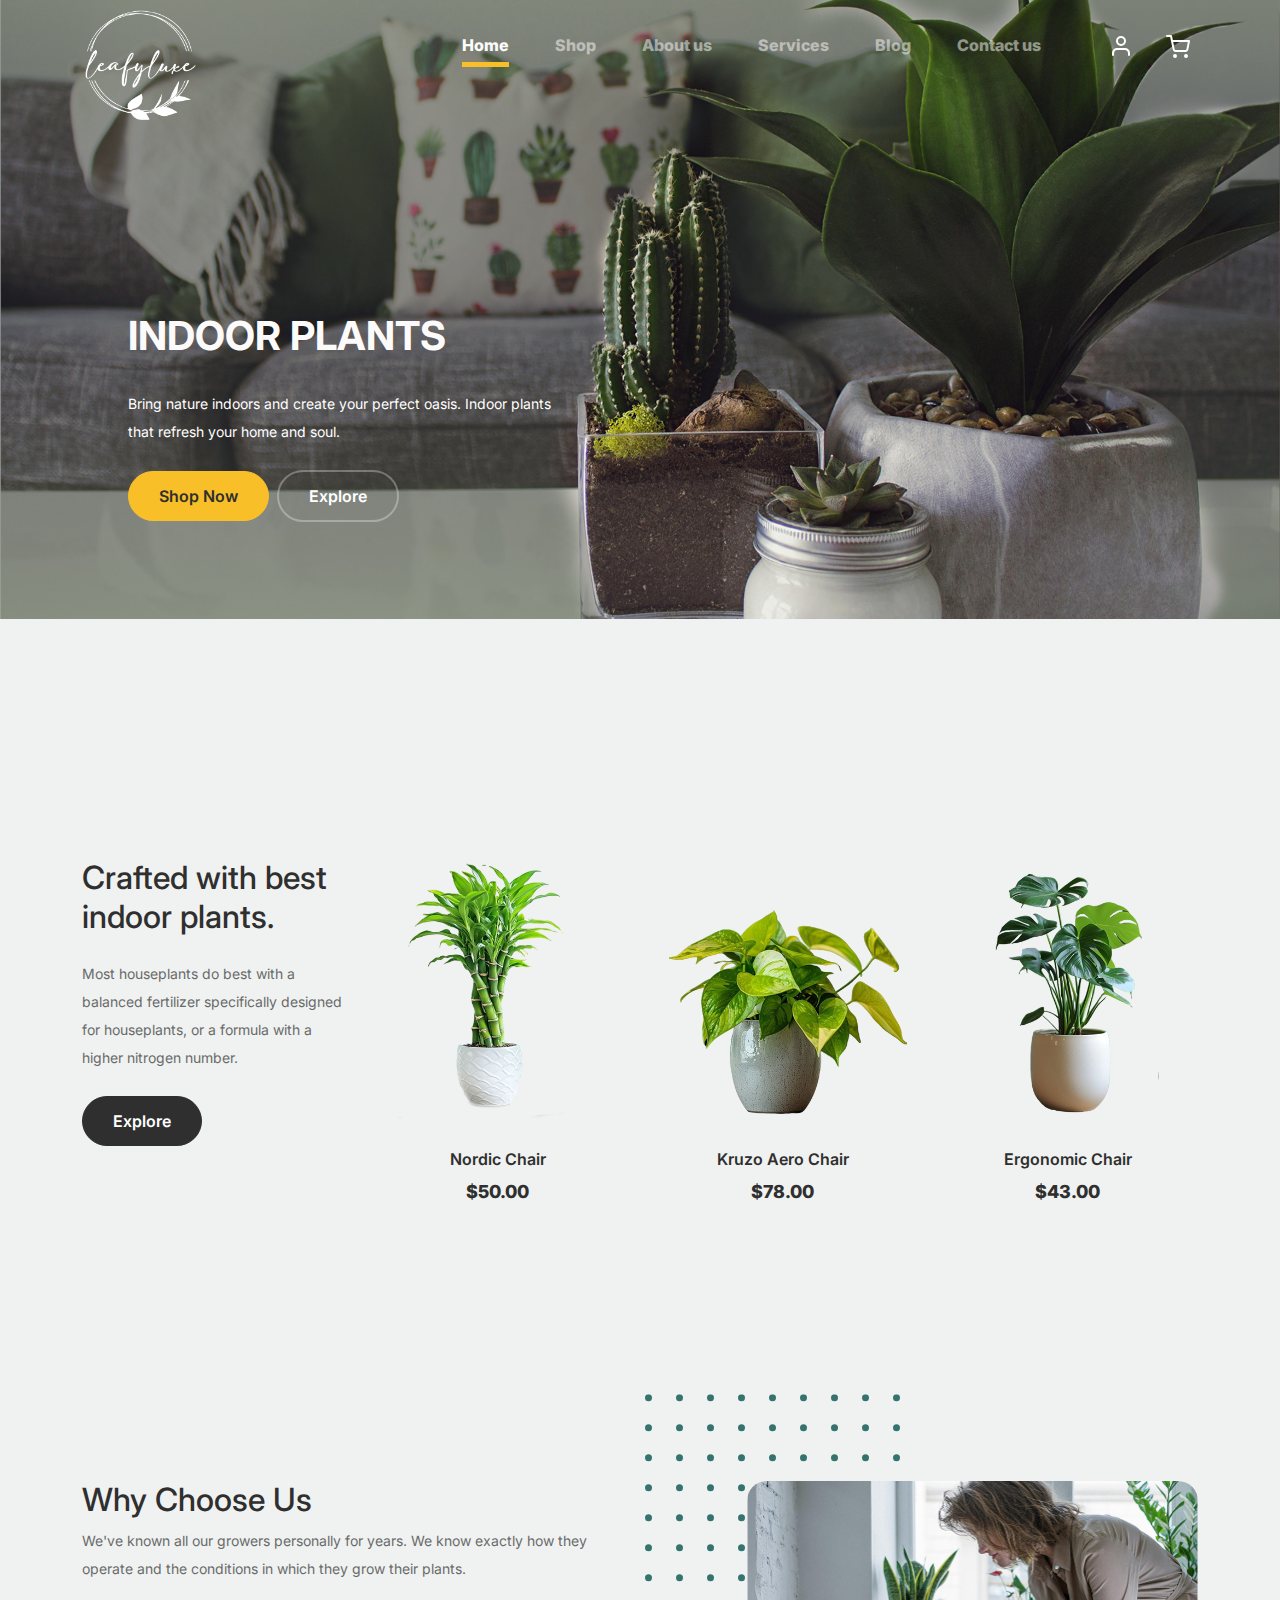
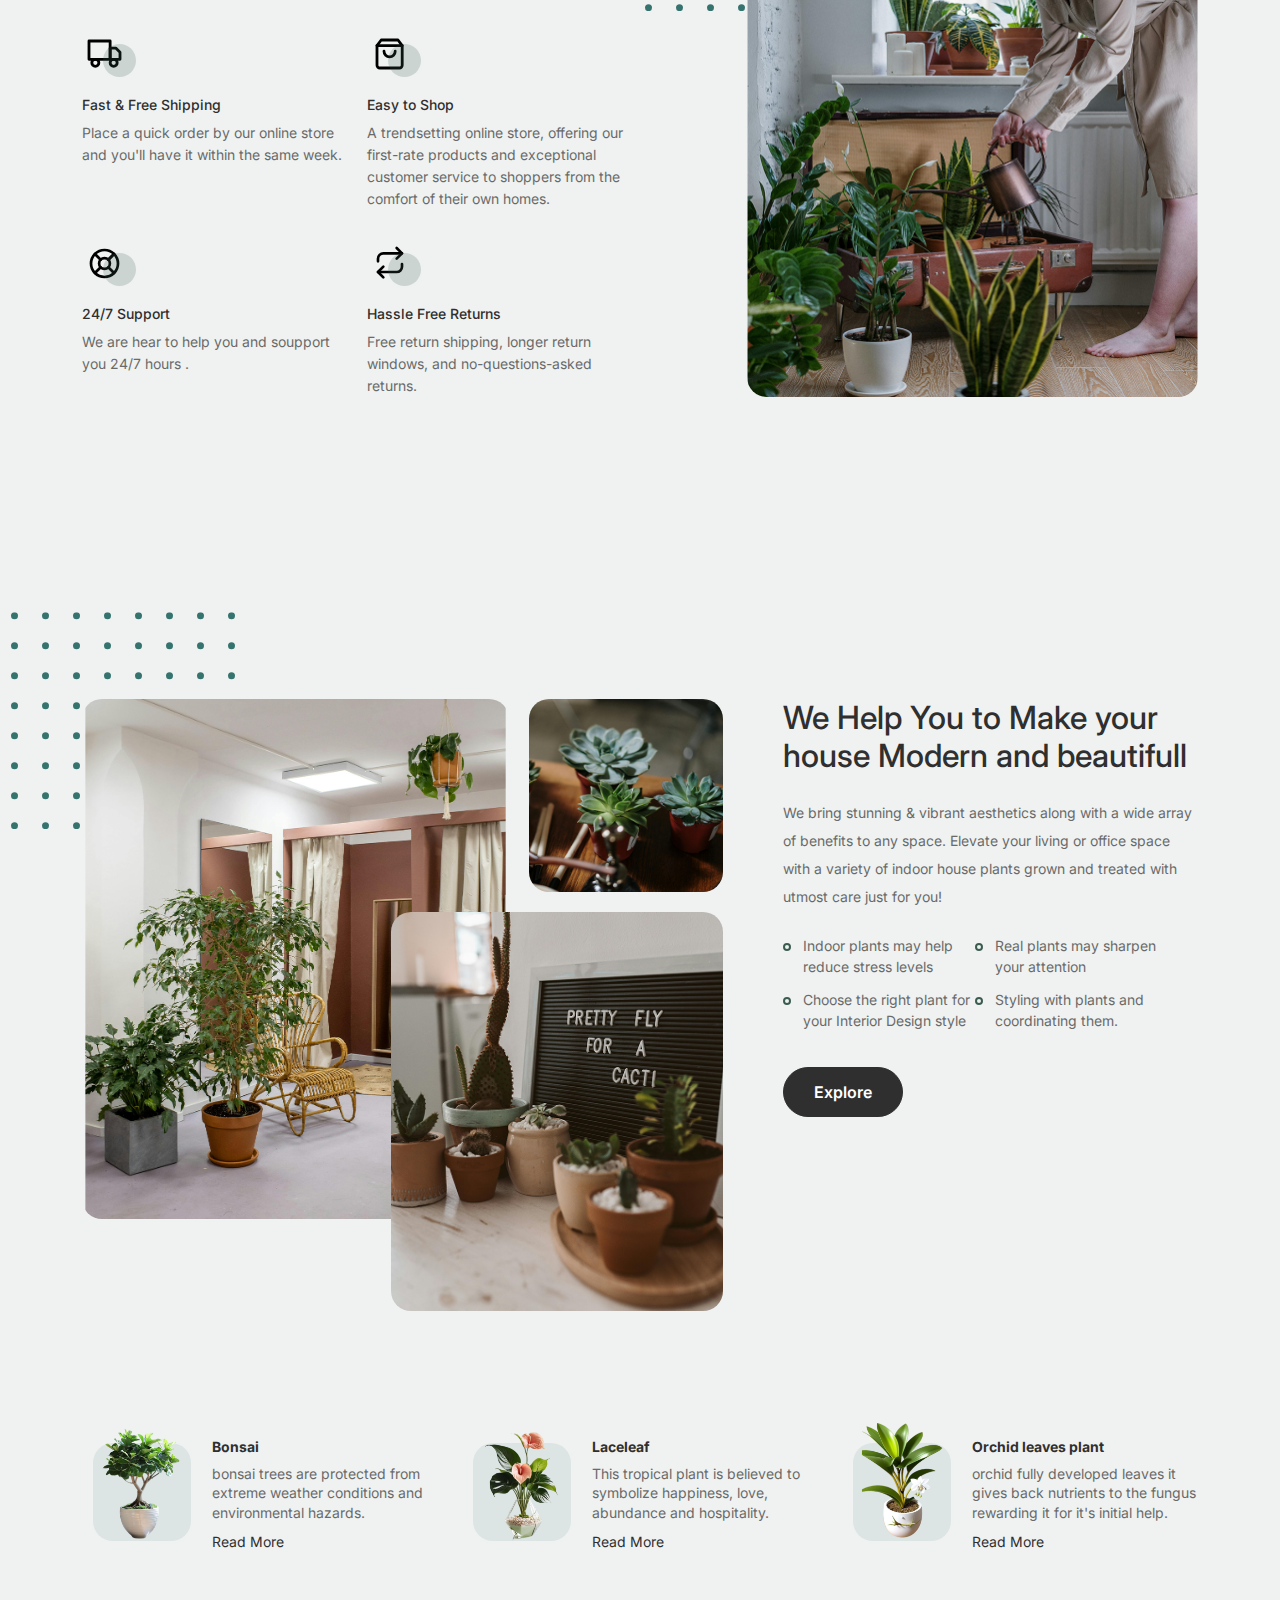
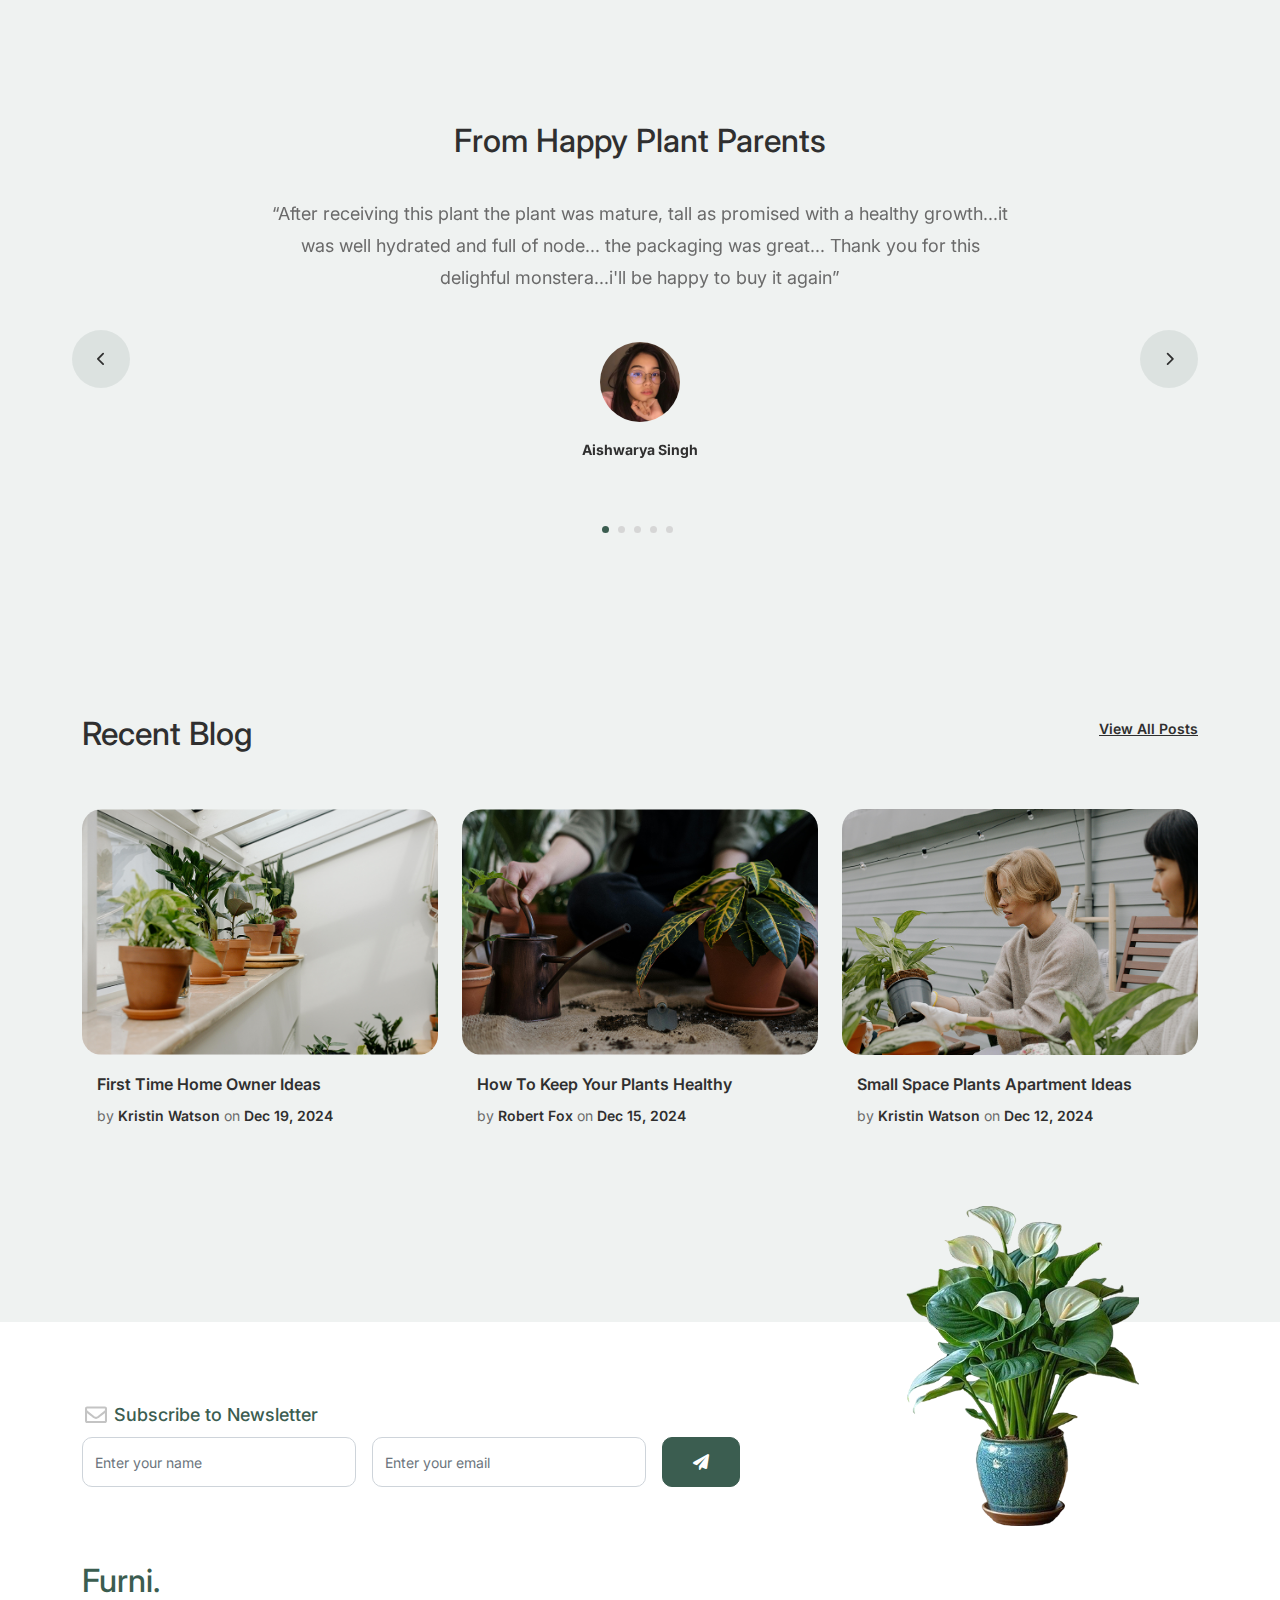
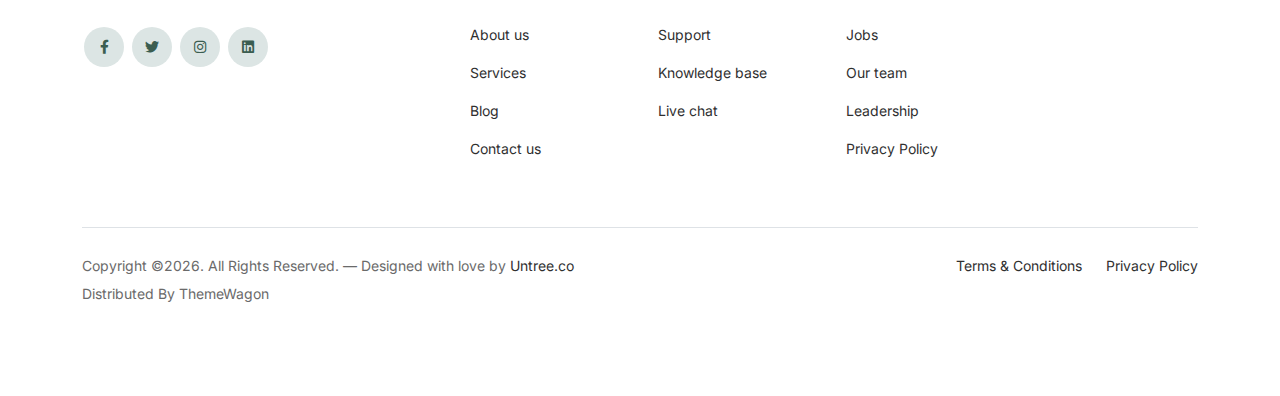
<file: index.html>
<!-- /*
* Bootstrap 5
* Template Name: Furni
* Template Author: Untree.co
* Template URI: https://untree.co/
* License: https://creativecommons.org/licenses/by/3.0/
*/ -->
<!doctype html>
<html lang="en">
<head>
  <meta charset="utf-8">
  <meta name="viewport" content="width=device-width, initial-scale=1, shrink-to-fit=no">
  <meta name="author" content="Untree.co">
  <link rel="shortcut icon" href="favicon.png">

  <meta name="description" content="" />
  <meta name="keywords" content="bootstrap, bootstrap4" />

		<!-- Bootstrap CSS -->
		<link href="css/bootstrap.min.css" rel="stylesheet">
		<link href="https://cdnjs.cloudflare.com/ajax/libs/font-awesome/6.0.0-beta3/css/all.min.css" rel="stylesheet">
		<link href="css/tiny-slider.css" rel="stylesheet">
		<link href="css/style.css" rel="stylesheet">
		<title>Indoor plant</title>
	</head>

	<body>

		<!-- Start Header/Navigation -->
		<nav class="custom-navbar navbar navbar navbar-expand-md navbar-dark bg-dark" arial-label="Furni navigation bar">

			<div class="container">
				<a class="navbar-brand" href="index.html"><img src="images/logo-01-01-01.png" class="logo"></a>

				<button class="navbar-toggler" type="button" data-bs-toggle="collapse" data-bs-target="#navbarsFurni" aria-controls="navbarsFurni" aria-expanded="false" aria-label="Toggle navigation">
					<span class="navbar-toggler-icon"></span>
				</button>

				<div class="collapse navbar-collapse" id="navbarsFurni">
					<ul class="custom-navbar-nav navbar-nav ms-auto mb-2 mb-md-0">
						<li class="nav-item active">
							<a class="nav-link" href="index.html">Home</a>
						</li>
						<li><a class="nav-link" href="shop.html">Shop</a></li>
						<li><a class="nav-link" href="about.html">About us</a></li>
						<li><a class="nav-link" href="services.html">Services</a></li>
						<li><a class="nav-link" href="blog.html">Blog</a></li>
						<li><a class="nav-link" href="contact.html">Contact us</a></li>
					</ul>

					<ul class="custom-navbar-cta navbar-nav mb-2 mb-md-0 ms-5">
						<li><a class="nav-link" href="#"><img src="images/user.svg"></a></li>
						<li><a class="nav-link" href="cart.html"><img src="images/cart.svg"></a></li>
					</ul>
				</div>
			</div>
				
		</nav>
		<!-- End Header/Navigation -->

		<!-- Start Hero Section -->
			<div class="hero">
				<img src="images/couch-2.png" class="main-img">
				<div class="container">
					<div class="row justify-content-between">
						<div class="col-lg-5">
							<div class="intro-excerpt">
								<h1>INDOOR PLANTS</h1>
								<p class="mb-4">Bring nature indoors and create your perfect oasis. Indoor plants that refresh your home and soul.</p>
								<p><a href="" class="btn btn-secondary me-2">Shop Now</a><a href="#" class="btn btn-white-outline">Explore</a></p>
							</div>
						</div>
						
						</div>
					</div>
				</div>
			</div>
		<!-- End Hero Section -->

		<!-- Start Product Section -->
		<div class="product-section">
			<div class="container">
				<div class="row">

					<!-- Start Column 1 -->
					<div class="col-md-12 col-lg-3 mb-5 mb-lg-0">
						<h2 class="mb-4 section-title">Crafted with best indoor plants.</h2>
						<p class="mb-4">Most houseplants do best with a balanced fertilizer specifically designed for houseplants, or a formula with a higher nitrogen number. </p>
						<p><a href="shop.html" class="btn">Explore</a></p>
					</div> 
					<!-- End Column 1 -->

					<!-- Start Column 2 -->
					<div class="col-12 col-md-4 col-lg-3 mb-5 mb-md-0">
						<a class="product-item" href="cart.html">
							<img src="images/best-1.png" class="img-fluid product-thumbnail">
							<h3 class="product-title">Nordic Chair</h3>
							<strong class="product-price">$50.00</strong>

							<span class="icon-cross">
								<img src="images/cross.svg" class="img-fluid">
							</span>
						</a>
					</div> 
					<!-- End Column 2 -->

					<!-- Start Column 3 -->
					<div class="col-12 col-md-4 col-lg-3 mb-5 mb-md-0">
						<a class="product-item" href="cart.html">
							<img src="images/best-2.png" class="img-fluid product-thumbnail">
							<h3 class="product-title">Kruzo Aero Chair</h3>
							<strong class="product-price">$78.00</strong>

							<span class="icon-cross">
								<img src="images/cross.svg" class="img-fluid">
							</span>
						</a>
					</div>
					<!-- End Column 3 -->

					<!-- Start Column 4 -->
					<div class="col-12 col-md-4 col-lg-3 mb-5 mb-md-0">
						<a class="product-item" href="cart.html">
							<img src="images/best-3.png" class="img-fluid product-thumbnail">
							<h3 class="product-title">Ergonomic Chair</h3>
							<strong class="product-price">$43.00</strong>

							<span class="icon-cross">
								<img src="images/cross.svg" class="img-fluid">
							</span>
						</a>
					</div>
					<!-- End Column 4 -->

				</div>
			</div>
		</div>
		<!-- End Product Section -->

		<!-- Start Why Choose Us Section -->
		<div class="why-choose-section">
			<div class="container">
				<div class="row justify-content-between">
					<div class="col-lg-6">
						<h2 class="section-title">Why Choose Us</h2>
						<p>We've known all our growers personally for years. We know exactly how they operate and the conditions in which they grow their plants.</p>

						<div class="row my-5">
							<div class="col-6 col-md-6">
								<div class="feature">
									<div class="icon">
										<img src="images/truck.svg" alt="Image" class="imf-fluid">
									</div>
									<h3>Fast &amp; Free Shipping</h3>
									<p>Place a quick order by our online store and you'll have it within the same week.</p>
								</div>
							</div>

							<div class="col-6 col-md-6">
								<div class="feature">
									<div class="icon">
										<img src="images/bag.svg" alt="Image" class="imf-fluid">
									</div>
									<h3>Easy to Shop</h3>
									<p>A trendsetting online store, offering our first-rate products and exceptional customer service to shoppers from the comfort of their own homes.</p>
								</div>
							</div>

							<div class="col-6 col-md-6">
								<div class="feature">
									<div class="icon">
										<img src="images/support.svg" alt="Image" class="imf-fluid">
									</div>
									<h3>24/7 Support</h3>
									<p>We are hear to help you and soupport you 24/7 hours .</p>
								</div>
							</div>

							<div class="col-6 col-md-6">
								<div class="feature">
									<div class="icon">
										<img src="images/return.svg" alt="Image" class="imf-fluid">
									</div>
									<h3>Hassle Free Returns</h3>
									<p>Free return shipping, longer return windows, and no-questions-asked returns.</p>
								</div>
							</div>

						</div>
					</div>

					<div class="col-lg-5">
						<div class="img-wrap">
							<img src="images/why-choose-us-img2.png" alt="Image" class="img-fluid">
						</div>
					</div>

				</div>
			</div>
		</div>
		<!-- End Why Choose Us Section -->

		<!-- Start We Help Section -->
		<div class="we-help-section">
			<div class="container">
				<div class="row justify-content-between">
					<div class="col-lg-7 mb-5 mb-lg-0">
						<div class="imgs-grid">
							<div class="grid grid-1"><img src="images/img-grid.png" alt="Untree.co"></div>
							<div class="grid grid-2"><img src="images/img-grid2.png" alt="Untree.co"></div>
							<div class="grid grid-3"><img src="images/img-grid3.png" alt="Untree.co"></div>
						</div>
					</div>
					<div class="col-lg-5 ps-lg-5">
						<h2 class="section-title mb-4">We Help You to Make your house Modern and beautifull</h2>
						<p>We bring stunning & vibrant aesthetics along with a wide array of benefits to any space. Elevate your living or office space with a variety of indoor house plants grown and treated with utmost care just for you!</p>

						<ul class="list-unstyled custom-list my-4">
							<li>Indoor plants may help reduce stress levels</li>
							<li>Real plants may sharpen your attention</li>
							<li>Choose the right plant for your Interior Design style</li>
							<li>Styling with plants and coordinating them.</li>
						</ul>
						<p><a herf="#" class="btn">Explore</a></p>
					</div>
				</div>
			</div>
		</div>
		<!-- End We Help Section -->

		<!-- Start Popular Product -->
		<div class="popular-product">
			<div class="container">
				<div class="row">

					<div class="col-12 col-md-6 col-lg-4 mb-4 mb-lg-0">
						<div class="product-item-sm d-flex">
							<div class="thumbnail">
								<img src="images/product.png" alt="Image" class="img-fluid">
							</div>
							<div class="pt-3">
								<h3>Bonsai</h3>
								<p>bonsai trees are protected from extreme weather conditions and environmental hazards. </p>
								<p><a href="#">Read More</a></p>
							</div>
						</div>
					</div>

					<div class="col-12 col-md-6 col-lg-4 mb-4 mb-lg-0">
						<div class="product-item-sm d-flex">
							<div class="thumbnail">
								<img src="images/product2.png" alt="Image" class="img-fluid">
							</div>
							<div class="pt-3">
								<h3>Laceleaf</h3>
								<p>This tropical plant is believed to symbolize happiness, love, abundance and hospitality.</p>
								<p><a href="#">Read More</a></p>
							</div>
						</div>
					</div>

					<div class="col-12 col-md-6 col-lg-4 mb-4 mb-lg-0">
						<div class="product-item-sm d-flex">
							<div class="thumbnail">
								<img src="images/product3.png" alt="Image" class="img-fluid">
							</div>
							<div class="pt-3">
								<h3>Orchid leaves plant</h3>
								<p>orchid fully developed leaves it gives back nutrients to the fungus rewarding it for it's initial help.</p>
								<p><a href="#">Read More</a></p>
							</div>
						</div>
					</div>

				</div>
			</div>
		</div>
		<!-- End Popular Product -->

		<!-- Start Testimonial Slider -->
		<div class="testimonial-section">
			<div class="container">
				<div class="row">
					<div class="col-lg-7 mx-auto text-center">
						<h2 class="section-title">From Happy Plant Parents</h2>
					</div>
				</div>

				<div class="row justify-content-center">
					<div class="col-lg-12">
						<div class="testimonial-slider-wrap text-center">

							<div id="testimonial-nav">
								<span class="prev" data-controls="prev"><span class="fa fa-chevron-left"></span></span>
								<span class="next" data-controls="next"><span class="fa fa-chevron-right"></span></span>
							</div>

							<div class="testimonial-slider">
								
								<div class="item">
									<div class="row justify-content-center">
										<div class="col-lg-8 mx-auto">

											<div class="testimonial-block text-center">
												<blockquote class="mb-5">
													<p>&ldquo;After receiving this plant the plant was mature, tall as promised with a healthy growth...it was well hydrated and full of node... the packaging was great... Thank you for this delighful monstera...i'll be happy to buy it again&rdquo;</p>
												</blockquote>

												<div class="author-info">
													<div class="author-pic">
														<img src="images/reviwe.png" alt="Maria Jones" class="img-fluid">
													</div>
													<h3 class="font-weight-bold">Aishwarya Singh</h3>
													
												</div>
											</div>

										</div>
									</div>


									
								</div> 


								
								<!-- END item -->

								<div class="item">
									<div class="row justify-content-center">
										<div class="col-lg-8 mx-auto">

											<div class="testimonial-block text-center">
												<blockquote class="mb-5">
													<p>&ldquo;I purchased a couple of indoor plants for my office space, and I'm really happy with them. The plants are beautiful, and they’ve added a touch of nature to my work environment. One of the plants took a little longer to adjust, but customer service was helpful in guiding me. Great experience overall!&rdquo;</p>
												</blockquote>

												<div class="author-info">
													<div class="author-pic">
														<img src="images/reviwe2.png" alt="Maria Jones" class="img-fluid">
													</div>
													<h3 class="font-weight-bold">James Tom</h3>
													
												</div>
											</div>

										</div>
									</div>
								</div> 
								<!-- END item -->

								<div class="item">
									<div class="row justify-content-center">
										<div class="col-lg-8 mx-auto">

											<div class="testimonial-block text-center">
												<blockquote class="mb-5">
													<p>&ldquo;I’ve always struggled with keeping indoor plants alive, but the ones I bought from LeafyNest have been so easy to care for! I’ve seen a lot of growth already, and they make my apartment feel fresh and inviting. The website had great recommendations for beginners like me.&rdquo;</p>
												</blockquote>

												<div class="author-info">
													<div class="author-pic">
														<img src="images/reviwe3.png" alt="Maria Jones" class="img-fluid">
													</div>
													<h3 class="font-weight-bold">Soniya Pal</h3>
													
												</div>
											</div>

										</div>
									</div>
								</div> 
								<!-- END item -->


								<div class="item">
									<div class="row justify-content-center">
										<div class="col-lg-8 mx-auto">

											<div class="testimonial-block text-center">
												<blockquote class="mb-5">
													<p>&ldquo;I purchased a couple of indoor plants for my office space, and I'm really happy with them. The plants are beautiful, and they’ve added a touch of nature to my work environment. One of the plants took a little longer to adjust, but customer service was helpful in guiding me. Great experience overall.&rdquo;</p>
												</blockquote>

												<div class="author-info">
													<div class="author-pic">
														<img src="images/reviwe4.png" alt="Maria Jones" class="img-fluid">
													</div>
													<h3 class="font-weight-bold">Ansul soni</h3>
													
												</div>
											</div>

										</div>
									</div>
								</div> 
								<!-- END item -->

								<div class="item">
									<div class="row justify-content-center">
										<div class="col-lg-8 mx-auto">

											<div class="testimonial-block text-center">
												<blockquote class="mb-5">
													<p>&ldquo;The plants are great, but the delivery was delayed. However, when they finally arrived, they were healthy and beautiful. I hope they improve their shipping process in the future. Would still buy again, though.&rdquo;</p>
												</blockquote>

												<div class="author-info">
													<div class="author-pic">
														<img src="images/reviwe5.png" alt="Maria Jones" class="img-fluid">
													</div>
													<h3 class="font-weight-bold">Maya Roy</h3>
													
												</div>
											</div>

										</div>
									</div>
								</div> 
								<!-- END item -->

							</div>

						</div>
					</div>
				</div>
			</div>
		</div>
		<!-- End Testimonial Slider -->

		<!-- Start Blog Section -->
		<div class="blog-section">
			<div class="container">
				<div class="row mb-5">
					<div class="col-md-6">
						<h2 class="section-title">Recent Blog</h2>
					</div>
					<div class="col-md-6 text-start text-md-end">
						<a href="#" class="more">View All Posts</a>
					</div>
				</div>

				<div class="row">

					<div class="col-12 col-sm-6 col-md-4 mb-4 mb-md-0">
						<div class="post-entry">
							<a href="#" class="post-thumbnail"><img src="images/BLOG.png" alt="Image" class="img-fluid"></a>
							<div class="post-content-entry">
								<h3><a href="#">First Time Home Owner Ideas</a></h3>
								<div class="meta">
									<span>by <a href="#">Kristin Watson</a></span> <span>on <a href="#">Dec 19, 2024</a></span>
								</div>
							</div>
						</div>
					</div>

					<div class="col-12 col-sm-6 col-md-4 mb-4 mb-md-0">
						<div class="post-entry">
							<a href="#" class="post-thumbnail"><img src="images/blog2.png" alt="Image" class="img-fluid"></a>
							<div class="post-content-entry">
								<h3><a href="#">How To Keep Your Plants Healthy</a></h3>
								<div class="meta">
									<span>by <a href="#">Robert Fox</a></span> <span>on <a href="#">Dec 15, 2024</a></span>
								</div>
							</div>
						</div>
					</div>

					<div class="col-12 col-sm-6 col-md-4 mb-4 mb-md-0">
						<div class="post-entry">
							<a href="#" class="post-thumbnail"><img src="images/blog3.png" alt="Image" class="img-fluid"></a>
							<div class="post-content-entry">
								<h3><a href="#">Small Space Plants Apartment Ideas</a></h3>
								<div class="meta">
									<span>by <a href="#">Kristin Watson</a></span> <span>on <a href="#">Dec 12, 2024</a></span>
								</div>
							</div>
						</div>
					</div>

				</div>
			</div>
		</div>
		<!-- End Blog Section -->	

		<!-- Start Footer Section -->
		<footer class="footer-section">
			<div class="container relative">

				<div class="sofa-img">
					<img src="images/PLANT.png" alt="Image" class="img-fluid">
				</div>

				<div class="row">
					<div class="col-lg-8">
						<div class="subscription-form">
							<h3 class="d-flex align-items-center"><span class="me-1"><img src="images/envelope-outline.svg" alt="Image" class="img-fluid"></span><span>Subscribe to Newsletter</span></h3>

							<form action="#" class="row g-3">
								<div class="col-auto">
									<input type="text" class="form-control" placeholder="Enter your name">
								</div>
								<div class="col-auto">
									<input type="email" class="form-control" placeholder="Enter your email">
								</div>
								<div class="col-auto">
									<button class="btn btn-primary">
										<span class="fa fa-paper-plane"></span>
									</button>
								</div>
							</form>

						</div>
					</div>
				</div>

				<div class="row g-5 mb-5">
					<div class="col-lg-4">
						<div class="mb-4 footer-logo-wrap"><a href="#" class="footer-logo">Furni<span>.</span></a></div>
						

						<ul class="list-unstyled custom-social">
							<li><a href="#"><span class="fa fa-brands fa-facebook-f"></span></a></li>
							<li><a href="#"><span class="fa fa-brands fa-twitter"></span></a></li>
							<li><a href="#"><span class="fa fa-brands fa-instagram"></span></a></li>
							<li><a href="#"><span class="fa fa-brands fa-linkedin"></span></a></li>
						</ul>
					</div>

					<div class="col-lg-8">
						<div class="row links-wrap">
							<div class="col-6 col-sm-6 col-md-3">
								<ul class="list-unstyled">
									<li><a href="#">About us</a></li>
									<li><a href="#">Services</a></li>
									<li><a href="#">Blog</a></li>
									<li><a href="#">Contact us</a></li>
								</ul>
							</div>

							<div class="col-6 col-sm-6 col-md-3">
								<ul class="list-unstyled">
									<li><a href="#">Support</a></li>
									<li><a href="#">Knowledge base</a></li>
									<li><a href="#">Live chat</a></li>
								</ul>
							</div>

							<div class="col-6 col-sm-6 col-md-3">
								<ul class="list-unstyled">
									<li><a href="#">Jobs</a></li>
									<li><a href="#">Our team</a></li>
									<li><a href="#">Leadership</a></li>
									<li><a href="#">Privacy Policy</a></li>
								</ul>
							</div>

							
						</div>
					</div>

				</div>

				<div class="border-top copyright">
					<div class="row pt-4">
						<div class="col-lg-6">
							<p class="mb-2 text-center text-lg-start">Copyright &copy;<script>document.write(new Date().getFullYear());</script>. All Rights Reserved. &mdash; Designed with love by <a href="https://untree.co">Untree.co</a> Distributed By <a hreff="https://themewagon.com">ThemeWagon</a>  <!-- License information: https://untree.co/license/ -->
            </p>
						</div>

						<div class="col-lg-6 text-center text-lg-end">
							<ul class="list-unstyled d-inline-flex ms-auto">
								<li class="me-4"><a href="#">Terms &amp; Conditions</a></li>
								<li><a href="#">Privacy Policy</a></li>
							</ul>
						</div>

					</div>
				</div>

			</div>
		</footer>
		<!-- End Footer Section -->	


		<script src="js/bootstrap.bundle.min.js"></script>
		<script src="js/tiny-slider.js"></script>
		<script src="js/custom.js"></script>
	</body>

</html>
</file>
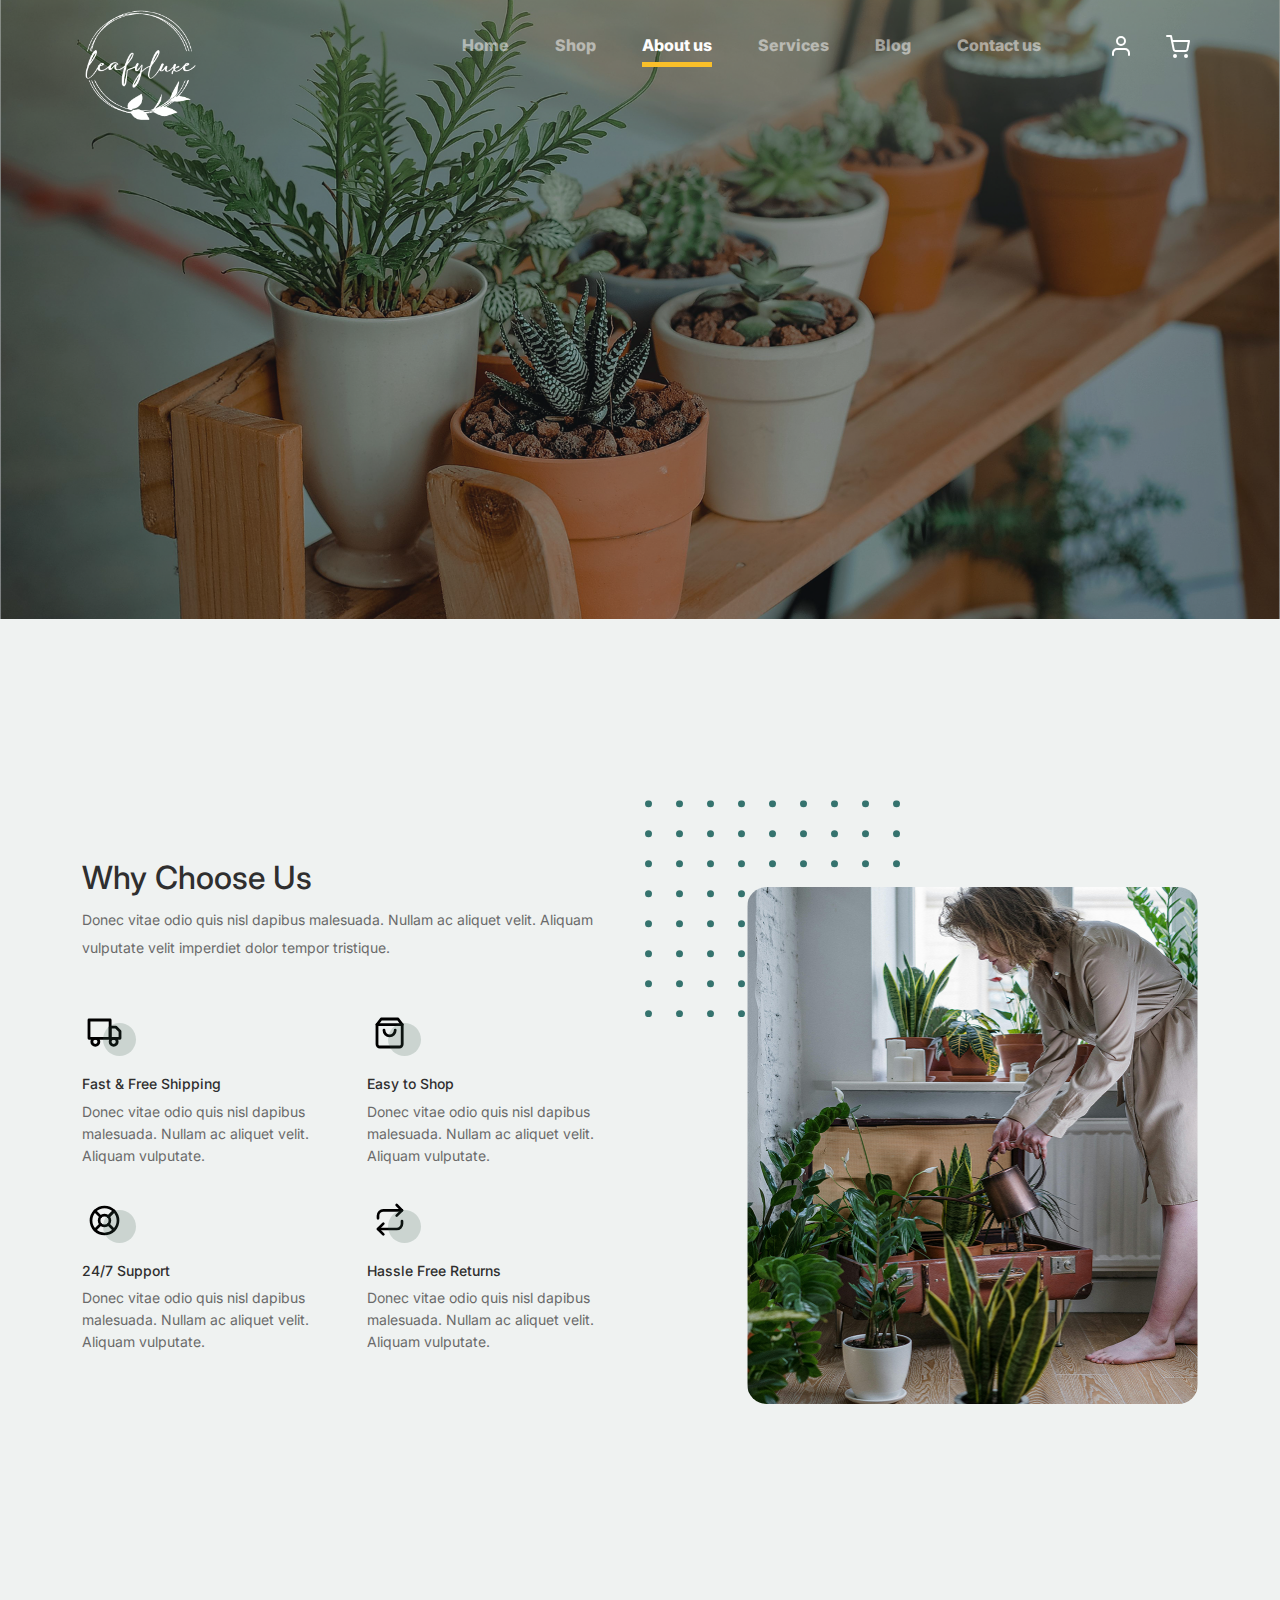
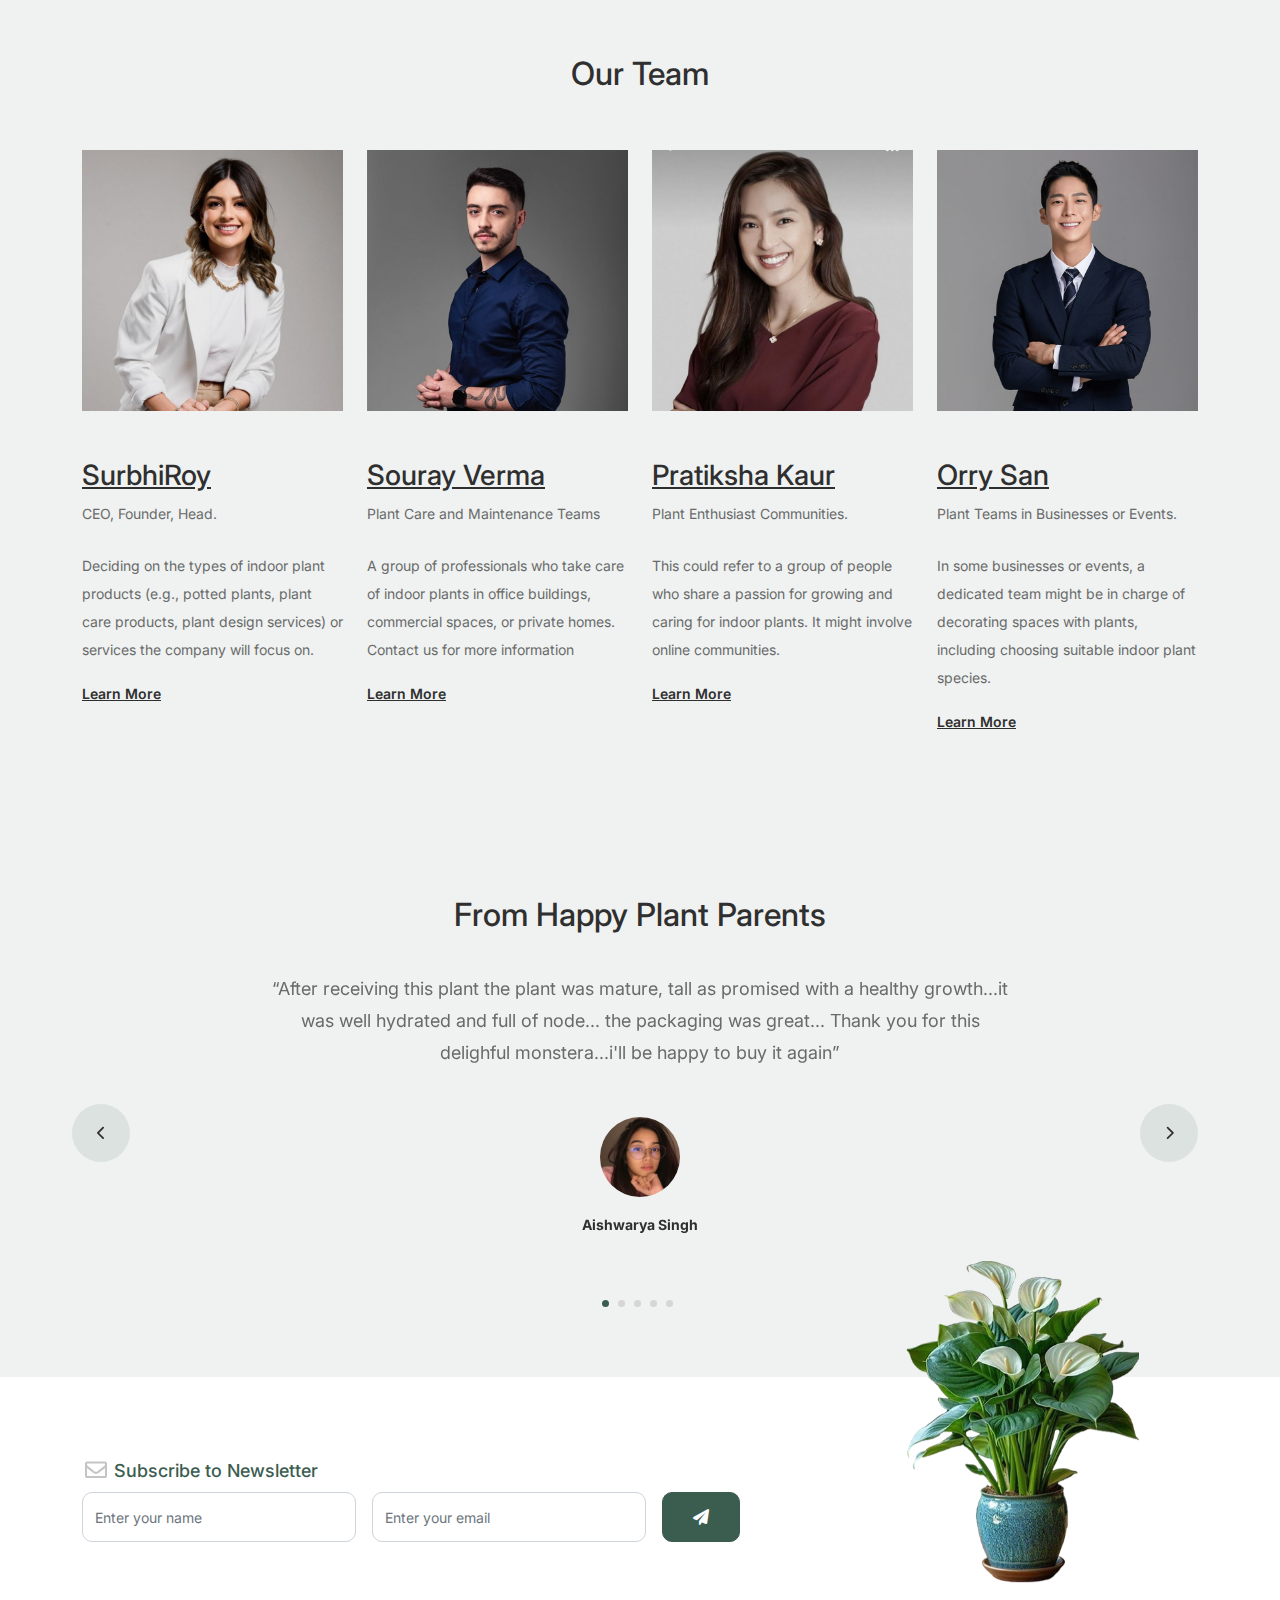
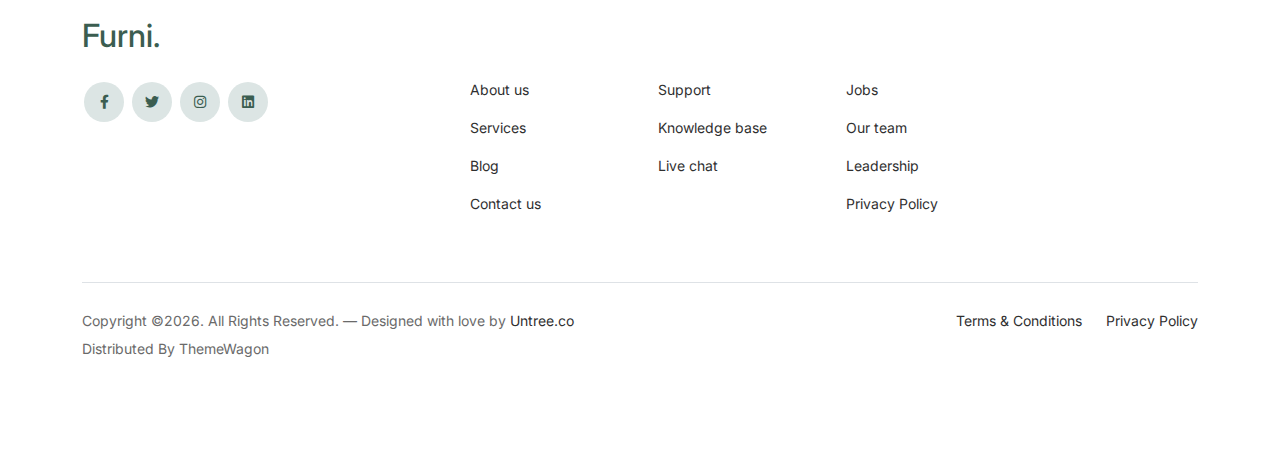
<file: about.html>
<!-- /*
* Bootstrap 5
* Template Name: Furni
* Template Author: Untree.co
* Template URI: https://untree.co/
* License: https://creativecommons.org/licenses/by/3.0/
*/ -->
<!doctype html>
<html lang="en">
<head>
  <meta charset="utf-8">
  <meta name="viewport" content="width=device-width, initial-scale=1, shrink-to-fit=no">
  <meta name="author" content="Untree.co">
  <link rel="shortcut icon" href="favicon.png">

  <meta name="description" content="" />
  <meta name="keywords" content="bootstrap, bootstrap4" />

		<!-- Bootstrap CSS -->
		<link href="css/bootstrap.min.css" rel="stylesheet">
		<link href="https://cdnjs.cloudflare.com/ajax/libs/font-awesome/6.0.0-beta3/css/all.min.css" rel="stylesheet">
		<link href="css/tiny-slider.css" rel="stylesheet">
		<link href="css/style.css" rel="stylesheet">
		<title>Indoor plant</title>
	</head>

	<body>

		<!-- Start Header/Navigation -->
		<nav class="custom-navbar navbar navbar navbar-expand-md navbar-dark bg-dark" arial-label="Furni navigation bar">

			<div class="container">
				<a class="navbar-brand" href="index.html"><img src="images/logo-01-01-01.png" class="logo"></a>

				<button class="navbar-toggler" type="button" data-bs-toggle="collapse" data-bs-target="#navbarsFurni" aria-controls="navbarsFurni" aria-expanded="false" aria-label="Toggle navigation">
					<span class="navbar-toggler-icon"></span>
				</button>

				<div class="collapse navbar-collapse" id="navbarsFurni">
					<ul class="custom-navbar-nav navbar-nav ms-auto mb-2 mb-md-0">
						<li class="nav-item ">
							<a class="nav-link" href="index.html">Home</a>
						</li>
						<li><a class="nav-link" href="shop.html">Shop</a></li>
						<li class="active"><a class="nav-link" href="about.html">About us</a></li>
						<li><a class="nav-link" href="services.html">Services</a></li>
						<li><a class="nav-link" href="blog.html">Blog</a></li>
						<li><a class="nav-link" href="contact.html">Contact us</a></li>
					</ul>

					<ul class="custom-navbar-cta navbar-nav mb-2 mb-md-0 ms-5">
						<li><a class="nav-link" href="#"><img src="images/user.svg"></a></li>
						<li><a class="nav-link" href="cart.html"><img src="images/cart.svg"></a></li>
					</ul>
				</div>
			</div>
				
		</nav>
		<!-- End Header/Navigation -->

		<!-- Start Hero Section -->
			<div class="hero">
				<img src="images/couch-3.png" class="main-img">
				
			</div>
		<!-- End Hero Section -->

		

		<!-- Start Why Choose Us Section -->
		<div class="why-choose-section">
			<div class="container">
				<div class="row justify-content-between align-items-center">
					<div class="col-lg-6">
						<h2 class="section-title">Why Choose Us</h2>
						<p>Donec vitae odio quis nisl dapibus malesuada. Nullam ac aliquet velit. Aliquam vulputate velit imperdiet dolor tempor tristique.</p>

						<div class="row my-5">
							<div class="col-6 col-md-6">
								<div class="feature">
									<div class="icon">
										<img src="images/truck.svg" alt="Image" class="imf-fluid">
									</div>
									<h3>Fast &amp; Free Shipping</h3>
									<p>Donec vitae odio quis nisl dapibus malesuada. Nullam ac aliquet velit. Aliquam vulputate.</p>
								</div>
							</div>

							<div class="col-6 col-md-6">
								<div class="feature">
									<div class="icon">
										<img src="images/bag.svg" alt="Image" class="imf-fluid">
									</div>
									<h3>Easy to Shop</h3>
									<p>Donec vitae odio quis nisl dapibus malesuada. Nullam ac aliquet velit. Aliquam vulputate.</p>
								</div>
							</div>

							<div class="col-6 col-md-6">
								<div class="feature">
									<div class="icon">
										<img src="images/support.svg" alt="Image" class="imf-fluid">
									</div>
									<h3>24/7 Support</h3>
									<p>Donec vitae odio quis nisl dapibus malesuada. Nullam ac aliquet velit. Aliquam vulputate.</p>
								</div>
							</div>

							<div class="col-6 col-md-6">
								<div class="feature">
									<div class="icon">
										<img src="images/return.svg" alt="Image" class="imf-fluid">
									</div>
									<h3>Hassle Free Returns</h3>
									<p>Donec vitae odio quis nisl dapibus malesuada. Nullam ac aliquet velit. Aliquam vulputate.</p>
								</div>
							</div>

						</div>
					</div>

					<div class="col-lg-5">
						<div class="img-wrap">
							<img src="images/why-choose-us-img2.png" alt="Image" class="img-fluid">
						</div>
					</div>

				</div>
			</div>
		</div>
		<!-- End Why Choose Us Section -->

		<!-- Start Team Section -->
		<div class="untree_co-section">
			<div class="container">

				<div class="row mb-5">
					<div class="col-lg-5 mx-auto text-center">
						<h2 class="section-title">Our Team</h2>
					</div>
				</div>

				<div class="row">

					<!-- Start Column 1 -->
					<div class="col-12 col-md-6 col-lg-3 mb-5 mb-md-0">
						<img src="images/team.png" class="img-fluid mb-5">
						<h3 clas><a href="#"><span class="">Surbhi</span>Roy</a></h3>
            <span class="d-block position mb-4">CEO, Founder, Head.</span>
            <p>Deciding on the types of indoor plant products (e.g., potted plants, plant care products, plant design services) or services the company will focus on.</p>
            <p class="mb-0"><a href="#" class="more dark">Learn More <span class="icon-arrow_forward"></span></a></p>
					</div> 
					<!-- End Column 1 -->

					<!-- Start Column 2 -->
					<div class="col-12 col-md-6 col-lg-3 mb-5 mb-md-0">
						<img src="images/team3.png" class="img-fluid mb-5">

						<h3 clas><a href="#"><span class="">Souray</span> Verma</a></h3>
            <span class="d-block position mb-4">Plant Care and Maintenance Teams</span>
            <p>A group of professionals who take care of indoor plants in office buildings, commercial spaces, or private homes. Contact us for more information </p>
            <p class="mb-0"><a href="#" class="more dark">Learn More <span class="icon-arrow_forward"></span></a></p>

					</div> 
					<!-- End Column 2 -->

					<!-- Start Column 3 -->
					<div class="col-12 col-md-6 col-lg-3 mb-5 mb-md-0">
						<img src="images/team2.png" class="img-fluid mb-5">
						<h3 clas><a href="#"><span class="">Pratiksha</span> Kaur</a></h3>
            <span class="d-block position mb-4">Plant Enthusiast Communities.</span>
            <p> This could refer to a group of people who share a passion for growing and caring for indoor plants. It might involve online communities.</p>
            <p class="mb-0"><a href="#" class="more dark">Learn More <span class="icon-arrow_forward"></span></a></p>
					</div> 
					<!-- End Column 3 -->

					<!-- Start Column 4 -->
					<div class="col-12 col-md-6 col-lg-3 mb-5 mb-md-0">
						<img src="images/team4.png" class="img-fluid mb-5">

						<h3 clas><a href="#"><span class="">Orry</span> San</a></h3>
            <span class="d-block position mb-4">Plant Teams in Businesses or Events.</span>
            <p> In some businesses or events, a dedicated team might be in charge of decorating spaces with plants, including choosing suitable indoor plant species.</p>
            <p class="mb-0"><a href="#" class="more dark">Learn More <span class="icon-arrow_forward"></span></a></p>

          
					</div> 
					<!-- End Column 4 -->

					

				</div>
			</div>
		</div>
		<!-- End Team Section -->

		

		<!-- Start Testimonial Slider -->
		<div class="testimonial-section">
			<div class="container">
				<div class="row">
					<div class="col-lg-7 mx-auto text-center">
						<h2 class="section-title">From Happy Plant Parents</h2>
					</div>
				</div>

				<div class="row justify-content-center">
					<div class="col-lg-12">
						<div class="testimonial-slider-wrap text-center">

							<div id="testimonial-nav">
								<span class="prev" data-controls="prev"><span class="fa fa-chevron-left"></span></span>
								<span class="next" data-controls="next"><span class="fa fa-chevron-right"></span></span>
							</div>

							<div class="testimonial-slider">
								
								<div class="item">
									<div class="row justify-content-center">
										<div class="col-lg-8 mx-auto">

											<div class="testimonial-block text-center">
												<blockquote class="mb-5">
													<p>&ldquo;After receiving this plant the plant was mature, tall as promised with a healthy growth...it was well hydrated and full of node... the packaging was great... Thank you for this delighful monstera...i'll be happy to buy it again&rdquo;</p>
												</blockquote>

												<div class="author-info">
													<div class="author-pic">
														<img src="images/reviwe.png" alt="Maria Jones" class="img-fluid">
													</div>
													<h3 class="font-weight-bold">Aishwarya Singh</h3>
													
												</div>
											</div>

										</div>
									</div>


									
								</div> 


								
								<!-- END item -->

								<div class="item">
									<div class="row justify-content-center">
										<div class="col-lg-8 mx-auto">

											<div class="testimonial-block text-center">
												<blockquote class="mb-5">
													<p>&ldquo;I purchased a couple of indoor plants for my office space, and I'm really happy with them. The plants are beautiful, and they’ve added a touch of nature to my work environment. One of the plants took a little longer to adjust, but customer service was helpful in guiding me. Great experience overall!&rdquo;</p>
												</blockquote>

												<div class="author-info">
													<div class="author-pic">
														<img src="images/reviwe2.png" alt="Maria Jones" class="img-fluid">
													</div>
													<h3 class="font-weight-bold">James Tom</h3>
													
												</div>
											</div>

										</div>
									</div>
								</div> 
								<!-- END item -->

								<div class="item">
									<div class="row justify-content-center">
										<div class="col-lg-8 mx-auto">

											<div class="testimonial-block text-center">
												<blockquote class="mb-5">
													<p>&ldquo;I’ve always struggled with keeping indoor plants alive, but the ones I bought from LeafyNest have been so easy to care for! I’ve seen a lot of growth already, and they make my apartment feel fresh and inviting. The website had great recommendations for beginners like me.&rdquo;</p>
												</blockquote>

												<div class="author-info">
													<div class="author-pic">
														<img src="images/reviwe3.png" alt="Maria Jones" class="img-fluid">
													</div>
													<h3 class="font-weight-bold">Soniya Pal</h3>
													
												</div>
											</div>

										</div>
									</div>
								</div> 
								<!-- END item -->


								<div class="item">
									<div class="row justify-content-center">
										<div class="col-lg-8 mx-auto">

											<div class="testimonial-block text-center">
												<blockquote class="mb-5">
													<p>&ldquo;I purchased a couple of indoor plants for my office space, and I'm really happy with them. The plants are beautiful, and they’ve added a touch of nature to my work environment. One of the plants took a little longer to adjust, but customer service was helpful in guiding me. Great experience overall.&rdquo;</p>
												</blockquote>

												<div class="author-info">
													<div class="author-pic">
														<img src="images/reviwe4.png" alt="Maria Jones" class="img-fluid">
													</div>
													<h3 class="font-weight-bold">Ansul soni</h3>
													
												</div>
											</div>

										</div>
									</div>
								</div> 
								<!-- END item -->

								<div class="item">
									<div class="row justify-content-center">
										<div class="col-lg-8 mx-auto">

											<div class="testimonial-block text-center">
												<blockquote class="mb-5">
													<p>&ldquo;The plants are great, but the delivery was delayed. However, when they finally arrived, they were healthy and beautiful. I hope they improve their shipping process in the future. Would still buy again, though.&rdquo;</p>
												</blockquote>

												<div class="author-info">
													<div class="author-pic">
														<img src="images/reviwe5.png" alt="Maria Jones" class="img-fluid">
													</div>
													<h3 class="font-weight-bold">Maya Roy</h3>
													
												</div>
											</div>

										</div>
									</div>
								</div> 
								<!-- END item -->

							</div>

						</div>
					</div>
				</div>
			</div>
		</div>

		

		<!-- Start Footer Section -->
		<footer class="footer-section">
			<div class="container relative">

				<div class="sofa-img">
					<img src="images/PLANT.png" alt="Image" class="img-fluid">
				</div>

				<div class="row">
					<div class="col-lg-8">
						<div class="subscription-form">
							<h3 class="d-flex align-items-center"><span class="me-1"><img src="images/envelope-outline.svg" alt="Image" class="img-fluid"></span><span>Subscribe to Newsletter</span></h3>

							<form action="#" class="row g-3">
								<div class="col-auto">
									<input type="text" class="form-control" placeholder="Enter your name">
								</div>
								<div class="col-auto">
									<input type="email" class="form-control" placeholder="Enter your email">
								</div>
								<div class="col-auto">
									<button class="btn btn-primary">
										<span class="fa fa-paper-plane"></span>
									</button>
								</div>
							</form>

						</div>
					</div>
				</div>

				<div class="row g-5 mb-5">
					<div class="col-lg-4">
						<div class="mb-4 footer-logo-wrap"><a href="#" class="footer-logo">Furni<span>.</span></a></div>
						

						<ul class="list-unstyled custom-social">
							<li><a href="#"><span class="fa fa-brands fa-facebook-f"></span></a></li>
							<li><a href="#"><span class="fa fa-brands fa-twitter"></span></a></li>
							<li><a href="#"><span class="fa fa-brands fa-instagram"></span></a></li>
							<li><a href="#"><span class="fa fa-brands fa-linkedin"></span></a></li>
						</ul>
					</div>

					<div class="col-lg-8">
						<div class="row links-wrap">
							<div class="col-6 col-sm-6 col-md-3">
								<ul class="list-unstyled">
									<li><a href="#">About us</a></li>
									<li><a href="#">Services</a></li>
									<li><a href="#">Blog</a></li>
									<li><a href="#">Contact us</a></li>
								</ul>
							</div>

							<div class="col-6 col-sm-6 col-md-3">
								<ul class="list-unstyled">
									<li><a href="#">Support</a></li>
									<li><a href="#">Knowledge base</a></li>
									<li><a href="#">Live chat</a></li>
								</ul>
							</div>

							<div class="col-6 col-sm-6 col-md-3">
								<ul class="list-unstyled">
									<li><a href="#">Jobs</a></li>
									<li><a href="#">Our team</a></li>
									<li><a href="#">Leadership</a></li>
									<li><a href="#">Privacy Policy</a></li>
								</ul>
							</div>

							
						</div>
					</div>

				</div>

				<div class="border-top copyright">
					<div class="row pt-4">
						<div class="col-lg-6">
							<p class="mb-2 text-center text-lg-start">Copyright &copy;<script>document.write(new Date().getFullYear());</script>. All Rights Reserved. &mdash; Designed with love by <a href="https://untree.co">Untree.co</a> Distributed By <a hreff="https://themewagon.com">ThemeWagon</a>  <!-- License information: https://untree.co/license/ -->
            </p>
						</div>

						<div class="col-lg-6 text-center text-lg-end">
							<ul class="list-unstyled d-inline-flex ms-auto">
								<li class="me-4"><a href="#">Terms &amp; Conditions</a></li>
								<li><a href="#">Privacy Policy</a></li>
							</ul>
						</div>

					</div>
				</div>

			</div>
		</footer>
		<!-- End Footer Section -->	


		<script src="js/bootstrap.bundle.min.js"></script>
		<script src="js/tiny-slider.js"></script>
		<script src="js/custom.js"></script>
	</body>

</html>
</file>
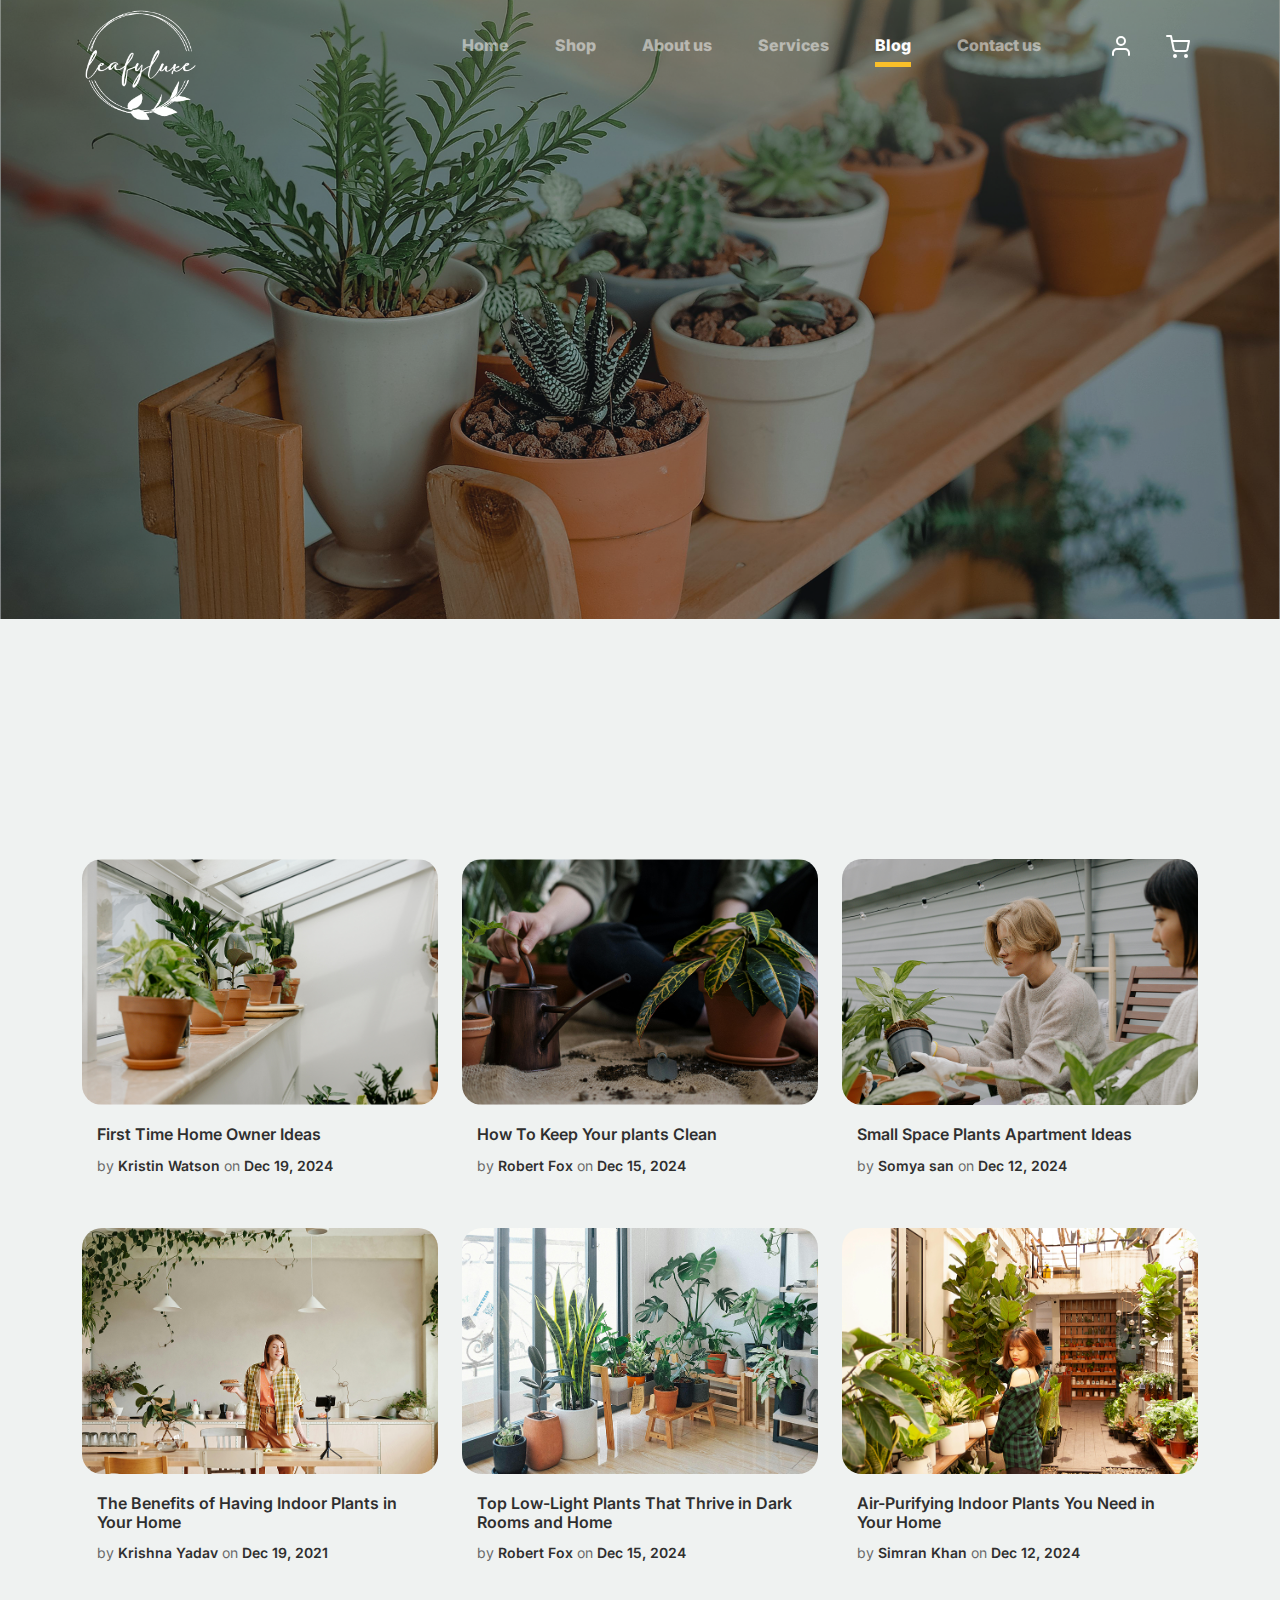
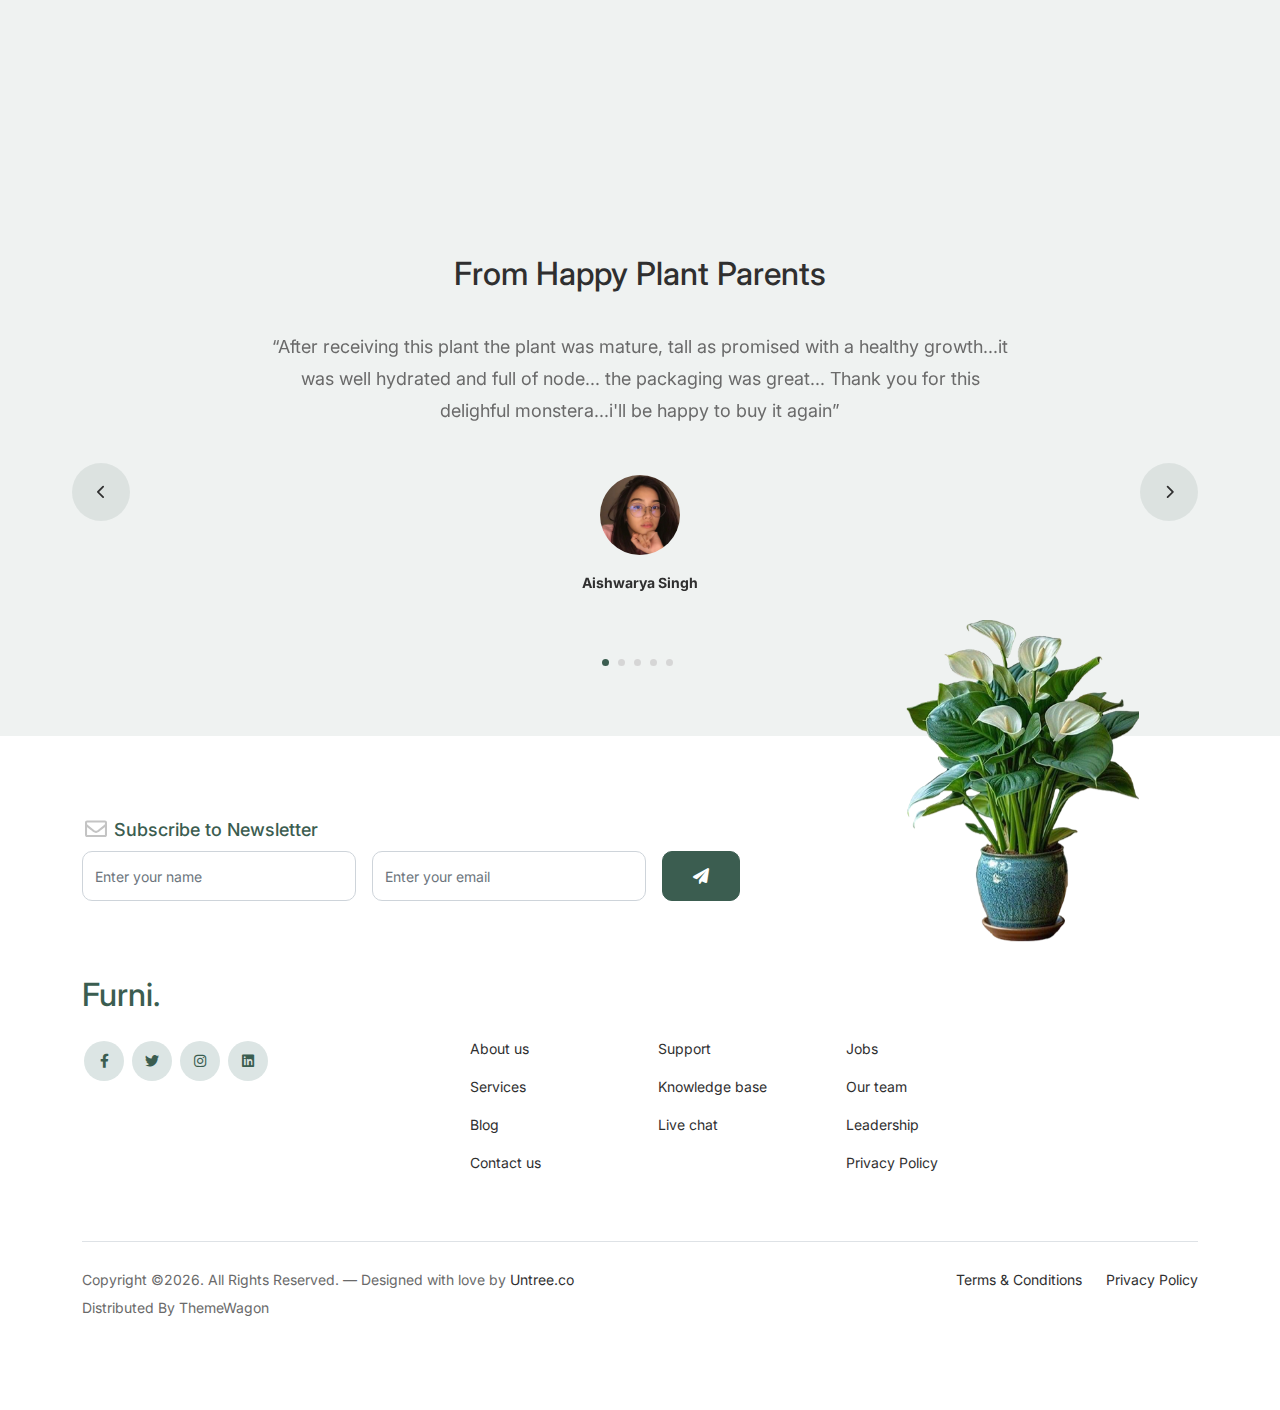
<file: blog.html>
<!-- /*
* Bootstrap 5
* Template Name: Furni
* Template Author: Untree.co
* Template URI: https://untree.co/
* License: https://creativecommons.org/licenses/by/3.0/
*/ -->
<!doctype html>
<html lang="en">
<head>
  <meta charset="utf-8">
  <meta name="viewport" content="width=device-width, initial-scale=1, shrink-to-fit=no">
  <meta name="author" content="Untree.co">
  <link rel="shortcut icon" href="favicon.png">

  <meta name="description" content="" />
  <meta name="keywords" content="bootstrap, bootstrap4" />

		<!-- Bootstrap CSS -->
		<link href="css/bootstrap.min.css" rel="stylesheet">
		<link href="https://cdnjs.cloudflare.com/ajax/libs/font-awesome/6.0.0-beta3/css/all.min.css" rel="stylesheet">
		<link href="css/tiny-slider.css" rel="stylesheet">
		<link href="css/style.css" rel="stylesheet">
		<title>Furni Free Bootstrap 5 Template for Furniture and Interior Design Websites by Untree.co </title>
	</head>

	<body>

		<!-- Start Header/Navigation -->
		<nav class="custom-navbar navbar navbar navbar-expand-md navbar-dark bg-dark" arial-label="Furni navigation bar">

			<div class="container">
				<a class="navbar-brand" href="index.html"><img src="images/logo-01-01-01.png" class="logo"></a>

				<button class="navbar-toggler" type="button" data-bs-toggle="collapse" data-bs-target="#navbarsFurni" aria-controls="navbarsFurni" aria-expanded="false" aria-label="Toggle navigation">
					<span class="navbar-toggler-icon"></span>
				</button>

				<div class="collapse navbar-collapse" id="navbarsFurni">
					<ul class="custom-navbar-nav navbar-nav ms-auto mb-2 mb-md-0">
						<li class="nav-item">
							<a class="nav-link" href="index.html">Home</a>
						</li>
						<li><a class="nav-link" href="shop.html">Shop</a></li>
						<li><a class="nav-link" href="about.html">About us</a></li>
						<li><a class="nav-link" href="services.html">Services</a></li>
						<li class="active"><a class="nav-link" href="blog.html">Blog</a></li>
						<li><a class="nav-link" href="contact.html">Contact us</a></li>
					</ul>

					<ul class="custom-navbar-cta navbar-nav mb-2 mb-md-0 ms-5">
						<li><a class="nav-link" href="#"><img src="images/user.svg"></a></li>
						<li><a class="nav-link" href="cart.html"><img src="images/cart.svg"></a></li>
					</ul>
				</div>
			</div>
				
		</nav>
		<!-- End Header/Navigation -->

		<!-- Start Hero Section -->
			<div class="hero">
				<img src="images/couch-3.png" class="main-img">
				
			</div>
		<!-- End Hero Section -->

		

		<!-- Start Blog Section -->
		<div class="blog-section">
			<div class="container">
				
				<div class="row">

					<div class="col-12 col-sm-6 col-md-4 mb-5">
						<div class="post-entry">
							<a href="#" class="post-thumbnail"><img src="images/BLOG.png" alt="Image" class="img-fluid"></a>
							<div class="post-content-entry">
								<h3><a href="#">First Time Home Owner Ideas</a></h3>
								<div class="meta">
									<span>by <a href="#">Kristin Watson</a></span> <span>on <a href="#">Dec 19, 2024</a></span>
								</div>
							</div>
						</div>
					</div>

					<div class="col-12 col-sm-6 col-md-4 mb-5">
						<div class="post-entry">
							<a href="#" class="post-thumbnail"><img src="images/blog2.png" alt="Image" class="img-fluid"></a>
							<div class="post-content-entry">
								<h3><a href="#">How To Keep Your plants Clean</a></h3>
								<div class="meta">
									<span>by <a href="#">Robert Fox</a></span> <span>on <a href="#">Dec 15, 2024</a></span>
								</div>
							</div>
						</div>
					</div>

					<div class="col-12 col-sm-6 col-md-4 mb-5">
						<div class="post-entry">
							<a href="#" class="post-thumbnail"><img src="images/blog3.png" alt="Image" class="img-fluid"></a>
							<div class="post-content-entry">
								<h3><a href="#">Small Space Plants Apartment Ideas</a></h3>
								<div class="meta">
									<span>by <a href="#">Somya san</a></span> <span>on <a href="#">Dec 12, 2024</a></span>
								</div>
							</div>
						</div>
					</div>

					<div class="col-12 col-sm-6 col-md-4 mb-5">
						<div class="post-entry">
							<a href="#" class="post-thumbnail"><img src="images/blog4.png" alt="Image" class="img-fluid"></a>
							<div class="post-content-entry">
								<h3><a href="#">The Benefits of Having Indoor Plants in Your Home</a></h3>
								<div class="meta">
									<span>by <a href="#">Krishna Yadav</a></span> <span>on <a href="#">Dec 19, 2021</a></span>
								</div>
							</div>
						</div>
					</div>

					<div class="col-12 col-sm-6 col-md-4 mb-5">
						<div class="post-entry">
							<a href="#" class="post-thumbnail"><img src="images/blog5.png" alt="Image" class="img-fluid"></a>
							<div class="post-content-entry">
								<h3><a href="#">Top Low-Light Plants That Thrive in Dark Rooms and Home</a></h3>
								<div class="meta">
									<span>by <a href="#">Robert Fox</a></span> <span>on <a href="#">Dec 15, 2024</a></span>
								</div>
							</div>
						</div>
					</div>

					<div class="col-12 col-sm-6 col-md-4 mb-5">
						<div class="post-entry">
							<a href="#" class="post-thumbnail"><img src="images/blog6.png" alt="Image" class="img-fluid"></a>
							<div class="post-content-entry">
								<h3><a href="#">Air-Purifying Indoor Plants You Need in Your Home</a></h3>
								<div class="meta">
									<span>by <a href="#">Simran Khan</a></span> <span>on <a href="#">Dec 12, 2024</a></span>
								</div>
							</div>
						</div>
					</div>

					

				</div>
			</div>
		</div>
		<!-- End Blog Section -->	

		

		<!-- Start Testimonial Slider -->
		<div class="testimonial-section">
			<div class="container">
				<div class="row">
					<div class="col-lg-7 mx-auto text-center">
						<h2 class="section-title">From Happy Plant Parents</h2>
					</div>
				</div>

				<div class="row justify-content-center">
					<div class="col-lg-12">
						<div class="testimonial-slider-wrap text-center">

							<div id="testimonial-nav">
								<span class="prev" data-controls="prev"><span class="fa fa-chevron-left"></span></span>
								<span class="next" data-controls="next"><span class="fa fa-chevron-right"></span></span>
							</div>

							<div class="testimonial-slider">
								
								<div class="item">
									<div class="row justify-content-center">
										<div class="col-lg-8 mx-auto">

											<div class="testimonial-block text-center">
												<blockquote class="mb-5">
													<p>&ldquo;After receiving this plant the plant was mature, tall as promised with a healthy growth...it was well hydrated and full of node... the packaging was great... Thank you for this delighful monstera...i'll be happy to buy it again&rdquo;</p>
												</blockquote>

												<div class="author-info">
													<div class="author-pic">
														<img src="images/reviwe.png" alt="Maria Jones" class="img-fluid">
													</div>
													<h3 class="font-weight-bold">Aishwarya Singh</h3>
													
												</div>
											</div>

										</div>
									</div>


									
								</div> 


								
								<!-- END item -->

								<div class="item">
									<div class="row justify-content-center">
										<div class="col-lg-8 mx-auto">

											<div class="testimonial-block text-center">
												<blockquote class="mb-5">
													<p>&ldquo;I purchased a couple of indoor plants for my office space, and I'm really happy with them. The plants are beautiful, and they’ve added a touch of nature to my work environment. One of the plants took a little longer to adjust, but customer service was helpful in guiding me. Great experience overall!&rdquo;</p>
												</blockquote>

												<div class="author-info">
													<div class="author-pic">
														<img src="images/reviwe2.png" alt="Maria Jones" class="img-fluid">
													</div>
													<h3 class="font-weight-bold">James Tom</h3>
													
												</div>
											</div>

										</div>
									</div>
								</div> 
								<!-- END item -->

								<div class="item">
									<div class="row justify-content-center">
										<div class="col-lg-8 mx-auto">

											<div class="testimonial-block text-center">
												<blockquote class="mb-5">
													<p>&ldquo;I’ve always struggled with keeping indoor plants alive, but the ones I bought from LeafyNest have been so easy to care for! I’ve seen a lot of growth already, and they make my apartment feel fresh and inviting. The website had great recommendations for beginners like me.&rdquo;</p>
												</blockquote>

												<div class="author-info">
													<div class="author-pic">
														<img src="images/reviwe3.png" alt="Maria Jones" class="img-fluid">
													</div>
													<h3 class="font-weight-bold">Soniya Pal</h3>
													
												</div>
											</div>

										</div>
									</div>
								</div> 
								<!-- END item -->


								<div class="item">
									<div class="row justify-content-center">
										<div class="col-lg-8 mx-auto">

											<div class="testimonial-block text-center">
												<blockquote class="mb-5">
													<p>&ldquo;I purchased a couple of indoor plants for my office space, and I'm really happy with them. The plants are beautiful, and they’ve added a touch of nature to my work environment. One of the plants took a little longer to adjust, but customer service was helpful in guiding me. Great experience overall.&rdquo;</p>
												</blockquote>

												<div class="author-info">
													<div class="author-pic">
														<img src="images/reviwe4.png" alt="Maria Jones" class="img-fluid">
													</div>
													<h3 class="font-weight-bold">Ansul soni</h3>
													
												</div>
											</div>

										</div>
									</div>
								</div> 
								<!-- END item -->

								<div class="item">
									<div class="row justify-content-center">
										<div class="col-lg-8 mx-auto">

											<div class="testimonial-block text-center">
												<blockquote class="mb-5">
													<p>&ldquo;The plants are great, but the delivery was delayed. However, when they finally arrived, they were healthy and beautiful. I hope they improve their shipping process in the future. Would still buy again, though.&rdquo;</p>
												</blockquote>

												<div class="author-info">
													<div class="author-pic">
														<img src="images/reviwe5.png" alt="Maria Jones" class="img-fluid">
													</div>
													<h3 class="font-weight-bold">Maya Roy</h3>
													
												</div>
											</div>

										</div>
									</div>
								</div> 
								<!-- END item -->

							</div>

						</div>
					</div>
				</div>
			</div>
		</div>
		<!-- End Testimonial Slider -->

		

		<!-- Start Footer Section -->
		<footer class="footer-section">
			<div class="container relative">

				<div class="sofa-img">
					<img src="images/PLANT.png" alt="Image" class="img-fluid">
				</div>

				<div class="row">
					<div class="col-lg-8">
						<div class="subscription-form">
							<h3 class="d-flex align-items-center"><span class="me-1"><img src="images/envelope-outline.svg" alt="Image" class="img-fluid"></span><span>Subscribe to Newsletter</span></h3>

							<form action="#" class="row g-3">
								<div class="col-auto">
									<input type="text" class="form-control" placeholder="Enter your name">
								</div>
								<div class="col-auto">
									<input type="email" class="form-control" placeholder="Enter your email">
								</div>
								<div class="col-auto">
									<button class="btn btn-primary">
										<span class="fa fa-paper-plane"></span>
									</button>
								</div>
							</form>

						</div>
					</div>
				</div>

				<div class="row g-5 mb-5">
					<div class="col-lg-4">
						<div class="mb-4 footer-logo-wrap"><a href="#" class="footer-logo">Furni<span>.</span></a></div>
						

						<ul class="list-unstyled custom-social">
							<li><a href="#"><span class="fa fa-brands fa-facebook-f"></span></a></li>
							<li><a href="#"><span class="fa fa-brands fa-twitter"></span></a></li>
							<li><a href="#"><span class="fa fa-brands fa-instagram"></span></a></li>
							<li><a href="#"><span class="fa fa-brands fa-linkedin"></span></a></li>
						</ul>
					</div>

					<div class="col-lg-8">
						<div class="row links-wrap">
							<div class="col-6 col-sm-6 col-md-3">
								<ul class="list-unstyled">
									<li><a href="#">About us</a></li>
									<li><a href="#">Services</a></li>
									<li><a href="#">Blog</a></li>
									<li><a href="#">Contact us</a></li>
								</ul>
							</div>

							<div class="col-6 col-sm-6 col-md-3">
								<ul class="list-unstyled">
									<li><a href="#">Support</a></li>
									<li><a href="#">Knowledge base</a></li>
									<li><a href="#">Live chat</a></li>
								</ul>
							</div>

							<div class="col-6 col-sm-6 col-md-3">
								<ul class="list-unstyled">
									<li><a href="#">Jobs</a></li>
									<li><a href="#">Our team</a></li>
									<li><a href="#">Leadership</a></li>
									<li><a href="#">Privacy Policy</a></li>
								</ul>
							</div>

							
						</div>
					</div>

				</div>

				<div class="border-top copyright">
					<div class="row pt-4">
						<div class="col-lg-6">
							<p class="mb-2 text-center text-lg-start">Copyright &copy;<script>document.write(new Date().getFullYear());</script>. All Rights Reserved. &mdash; Designed with love by <a href="https://untree.co">Untree.co</a> Distributed By <a hreff="https://themewagon.com">ThemeWagon</a>  <!-- License information: https://untree.co/license/ -->
            </p>
						</div>

						<div class="col-lg-6 text-center text-lg-end">
							<ul class="list-unstyled d-inline-flex ms-auto">
								<li class="me-4"><a href="#">Terms &amp; Conditions</a></li>
								<li><a href="#">Privacy Policy</a></li>
							</ul>
						</div>

					</div>
				</div>

			</div>
		</footer>
		<!-- End Footer Section -->	


		<script src="js/bootstrap.bundle.min.js"></script>
		<script src="js/tiny-slider.js"></script>
		<script src="js/custom.js"></script>
	</body>

</html>
</file>
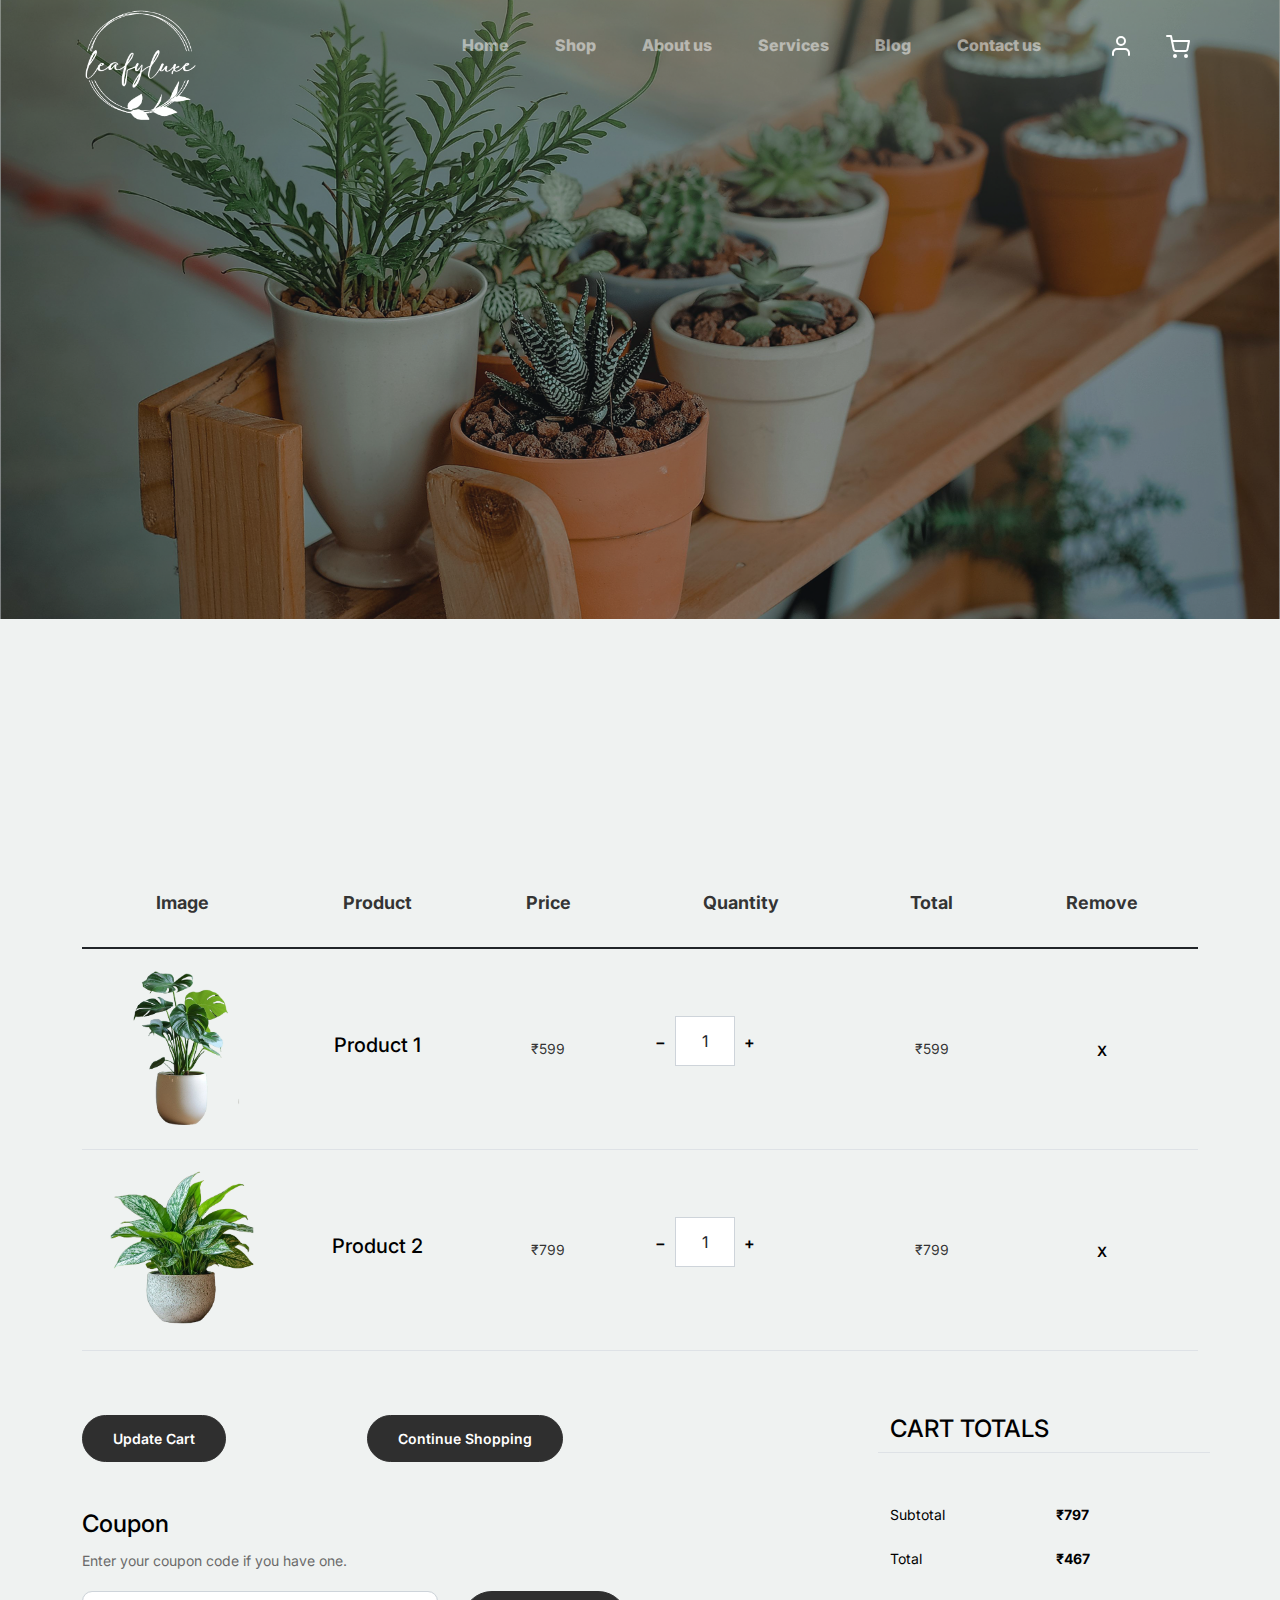
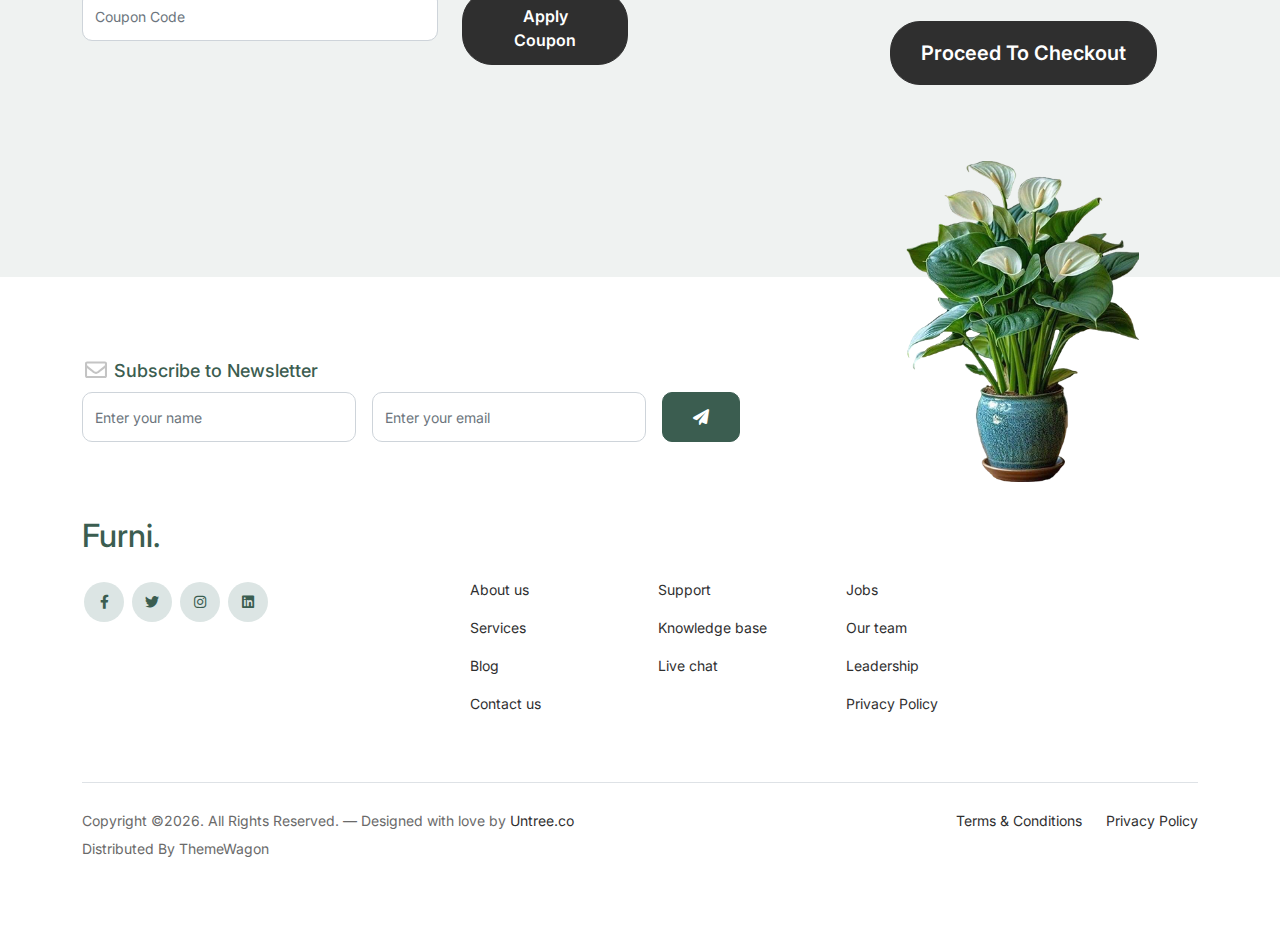
<file: cart.html>
<!-- /*
* Bootstrap 5
* Template Name: Furni
* Template Author: Untree.co
* Template URI: https://untree.co/
* License: https://creativecommons.org/licenses/by/3.0/
*/ -->
<!doctype html>
<html lang="en">
<head>
  <meta charset="utf-8">
  <meta name="viewport" content="width=device-width, initial-scale=1, shrink-to-fit=no">
  <meta name="author" content="Untree.co">
  <link rel="shortcut icon" href="favicon.png">

  <meta name="description" content="" />
  <meta name="keywords" content="bootstrap, bootstrap4" />

		<!-- Bootstrap CSS -->
		<link href="css/bootstrap.min.css" rel="stylesheet">
		<link href="https://cdnjs.cloudflare.com/ajax/libs/font-awesome/6.0.0-beta3/css/all.min.css" rel="stylesheet">
		<link href="css/tiny-slider.css" rel="stylesheet">
		<link href="css/style.css" rel="stylesheet">
		<title>Furni Free Bootstrap 5 Template for Furniture and Interior Design Websites by Untree.co </title>
	</head>

	<body>

		<!-- Start Header/Navigation -->
		<nav class="custom-navbar navbar navbar navbar-expand-md navbar-dark bg-dark" arial-label="Furni navigation bar">

			<div class="container">
				<a class="navbar-brand" href="index.html"><img src="images/logo-01-01-01.png" class="logo"></a>

				<button class="navbar-toggler" type="button" data-bs-toggle="collapse" data-bs-target="#navbarsFurni" aria-controls="navbarsFurni" aria-expanded="false" aria-label="Toggle navigation">
					<span class="navbar-toggler-icon"></span>
				</button>

				<div class="collapse navbar-collapse" id="navbarsFurni">
					<ul class="custom-navbar-nav navbar-nav ms-auto mb-2 mb-md-0">
						<li class="nav-item ">
							<a class="nav-link" href="index.html">Home</a>
						</li>
						<li><a class="nav-link" href="shop.html">Shop</a></li>
						<li><a class="nav-link" href="about.html">About us</a></li>
						<li><a class="nav-link" href="services.html">Services</a></li>
						<li><a class="nav-link" href="blog.html">Blog</a></li>
						<li><a class="nav-link" href="contact.html">Contact us</a></li>
					</ul>

					<ul class="custom-navbar-cta navbar-nav mb-2 mb-md-0 ms-5">
						<li><a class="nav-link" href="#"><img src="images/user.svg"></a></li>
						<li><a class="nav-link" href="cart.html"><img src="images/cart.svg"></a></li>
					</ul>
				</div>
			</div>
				
		</nav>
		<!-- End Header/Navigation -->

		<!-- Start Hero Section -->
			<div class="hero">
				<img src="images/couch-3.png" class="main-img">
				
			</div>
		<!-- End Hero Section -->

		

		<div class="untree_co-section before-footer-section">
            <div class="container">
              <div class="row mb-5">
                <form class="col-md-12" method="post">
                  <div class="site-blocks-table">
                    <table class="table">
                      <thead>
                        <tr>
                          <th class="product-thumbnail">Image</th>
                          <th class="product-name">Product</th>
                          <th class="product-price">Price</th>
                          <th class="product-quantity">Quantity</th>
                          <th class="product-total">Total</th>
                          <th class="product-remove">Remove</th>
                        </tr>
                      </thead>
                      <tbody>
                        <tr>
                          <td class="product-thumbnail">
                            <img src="images/shop.png" alt="Image" class="img-fluid">
                          </td>
                          <td class="product-name">
                            <h2 class="h5 text-black">Product 1</h2>
                          </td>
                          <td>₹599</td>
                          <td>
                            <div class="input-group mb-3 d-flex align-items-center quantity-container" style="max-width: 120px;">
                              <div class="input-group-prepend">
                                <button class="btn btn-outline-black decrease" type="button">&minus;</button>
                              </div>
                              <input type="text" class="form-control text-center quantity-amount" value="1" placeholder="" aria-label="Example text with button addon" aria-describedby="button-addon1">
                              <div class="input-group-append">
                                <button class="btn btn-outline-black increase" type="button">&plus;</button>
                              </div>
                            </div>
        
                          </td>
                          <td>₹599</td>
                          <td><a href="#" class="btn btn-black btn-sm">X</a></td>
                        </tr>
        
                        <tr>
                          <td class="product-thumbnail">
                            <img src="images/shop2.png" alt="Image" class="img-fluid">
                          </td>
                          <td class="product-name">
                            <h2 class="h5 text-black">Product 2</h2>
                          </td>
                          <td>₹799</td>
                          <td>
                            <div class="input-group mb-3 d-flex align-items-center quantity-container" style="max-width: 120px;">
                              <div class="input-group-prepend">
                                <button class="btn btn-outline-black decrease" type="button">&minus;</button>
                              </div>
                              <input type="text" class="form-control text-center quantity-amount" value="1" placeholder="" aria-label="Example text with button addon" aria-describedby="button-addon1">
                              <div class="input-group-append">
                                <button class="btn btn-outline-black increase" type="button">&plus;</button>
                              </div>
                            </div>
        
                          </td>
                          <td>₹799</td>
                          <td><a href="#" class="btn btn-black btn-sm">X</a></td>
                        </tr>
                      </tbody>
                    </table>
                  </div>
                </form>
              </div>
        
              <div class="row">
                <div class="col-md-6">
                  <div class="row mb-5">
                    <div class="col-md-6 mb-3 mb-md-0">
                      <button class="btn btn-black btn-sm btn-block">Update Cart</button>
                    </div>
                    <div class="col-md-6">
                      <button class="btn btn-outline-black btn-sm btn-block">Continue Shopping</button>
                    </div>
                  </div>
                  <div class="row">
                    <div class="col-md-12">
                      <label class="text-black h4" for="coupon">Coupon</label>
                      <p>Enter your coupon code if you have one.</p>
                    </div>
                    <div class="col-md-8 mb-3 mb-md-0">
                      <input type="text" class="form-control py-3" id="coupon" placeholder="Coupon Code">
                    </div>
                    <div class="col-md-4">
                      <button class="btn btn-black">Apply Coupon</button>
                    </div>
                  </div>
                </div>
                <div class="col-md-6 pl-5">
                  <div class="row justify-content-end">
                    <div class="col-md-7">
                      <div class="row">
                        <div class="col-md-12 text-right border-bottom mb-5">
                          <h3 class="text-black h4 text-uppercase">Cart Totals</h3>
                        </div>
                      </div>
                      <div class="row mb-3">
                        <div class="col-md-6">
                          <span class="text-black">Subtotal</span>
                        </div>
                        <div class="col-md-6 text-right">
                          <strong class="text-black">₹797</strong>
                        </div>
                      </div>
                      <div class="row mb-5">
                        <div class="col-md-6">
                          <span class="text-black">Total</span>
                        </div>
                        <div class="col-md-6 text-right">
                          <strong class="text-black">₹467</strong>
                        </div>
                      </div>
        
                      <div class="row">
                        <div class="col-md-12">
                          <button class="btn btn-black btn-lg py-3 btn-block" onclick="window.location='checkout.html'">Proceed To Checkout</button>
                        </div>
                      </div>
                    </div>
                  </div>
                </div>
              </div>
            </div>
          </div>
		

		<!-- Start Footer Section -->
		<footer class="footer-section">
			<div class="container relative">

				<div class="sofa-img">
					<img src="images/PLANT.png" alt="Image" class="img-fluid">
				</div>

				<div class="row">
					<div class="col-lg-8">
						<div class="subscription-form">
							<h3 class="d-flex align-items-center"><span class="me-1"><img src="images/envelope-outline.svg" alt="Image" class="img-fluid"></span><span>Subscribe to Newsletter</span></h3>

							<form action="#" class="row g-3">
								<div class="col-auto">
									<input type="text" class="form-control" placeholder="Enter your name">
								</div>
								<div class="col-auto">
									<input type="email" class="form-control" placeholder="Enter your email">
								</div>
								<div class="col-auto">
									<button class="btn btn-primary">
										<span class="fa fa-paper-plane"></span>
									</button>
								</div>
							</form>

						</div>
					</div>
				</div>

				<div class="row g-5 mb-5">
					<div class="col-lg-4">
						<div class="mb-4 footer-logo-wrap"><a href="#" class="footer-logo">Furni<span>.</span></a></div>
						

						<ul class="list-unstyled custom-social">
							<li><a href="#"><span class="fa fa-brands fa-facebook-f"></span></a></li>
							<li><a href="#"><span class="fa fa-brands fa-twitter"></span></a></li>
							<li><a href="#"><span class="fa fa-brands fa-instagram"></span></a></li>
							<li><a href="#"><span class="fa fa-brands fa-linkedin"></span></a></li>
						</ul>
					</div>

					<div class="col-lg-8">
						<div class="row links-wrap">
							<div class="col-6 col-sm-6 col-md-3">
								<ul class="list-unstyled">
									<li><a href="#">About us</a></li>
									<li><a href="#">Services</a></li>
									<li><a href="#">Blog</a></li>
									<li><a href="#">Contact us</a></li>
								</ul>
							</div>

							<div class="col-6 col-sm-6 col-md-3">
								<ul class="list-unstyled">
									<li><a href="#">Support</a></li>
									<li><a href="#">Knowledge base</a></li>
									<li><a href="#">Live chat</a></li>
								</ul>
							</div>

							<div class="col-6 col-sm-6 col-md-3">
								<ul class="list-unstyled">
									<li><a href="#">Jobs</a></li>
									<li><a href="#">Our team</a></li>
									<li><a href="#">Leadership</a></li>
									<li><a href="#">Privacy Policy</a></li>
								</ul>
							</div>

							
						</div>
					</div>

				</div>

				<div class="border-top copyright">
					<div class="row pt-4">
						<div class="col-lg-6">
							<p class="mb-2 text-center text-lg-start">Copyright &copy;<script>document.write(new Date().getFullYear());</script>. All Rights Reserved. &mdash; Designed with love by <a href="https://untree.co">Untree.co</a> Distributed By <a hreff="https://themewagon.com">ThemeWagon</a>  <!-- License information: https://untree.co/license/ -->
            </p>
						</div>

						<div class="col-lg-6 text-center text-lg-end">
							<ul class="list-unstyled d-inline-flex ms-auto">
								<li class="me-4"><a href="#">Terms &amp; Conditions</a></li>
								<li><a href="#">Privacy Policy</a></li>
							</ul>
						</div>

					</div>
				</div>

			</div>
		</footer>
		<!-- End Footer Section -->	


		<script src="js/bootstrap.bundle.min.js"></script>
		<script src="js/tiny-slider.js"></script>
		<script src="js/custom.js"></script>
	</body>

</html>
</file>
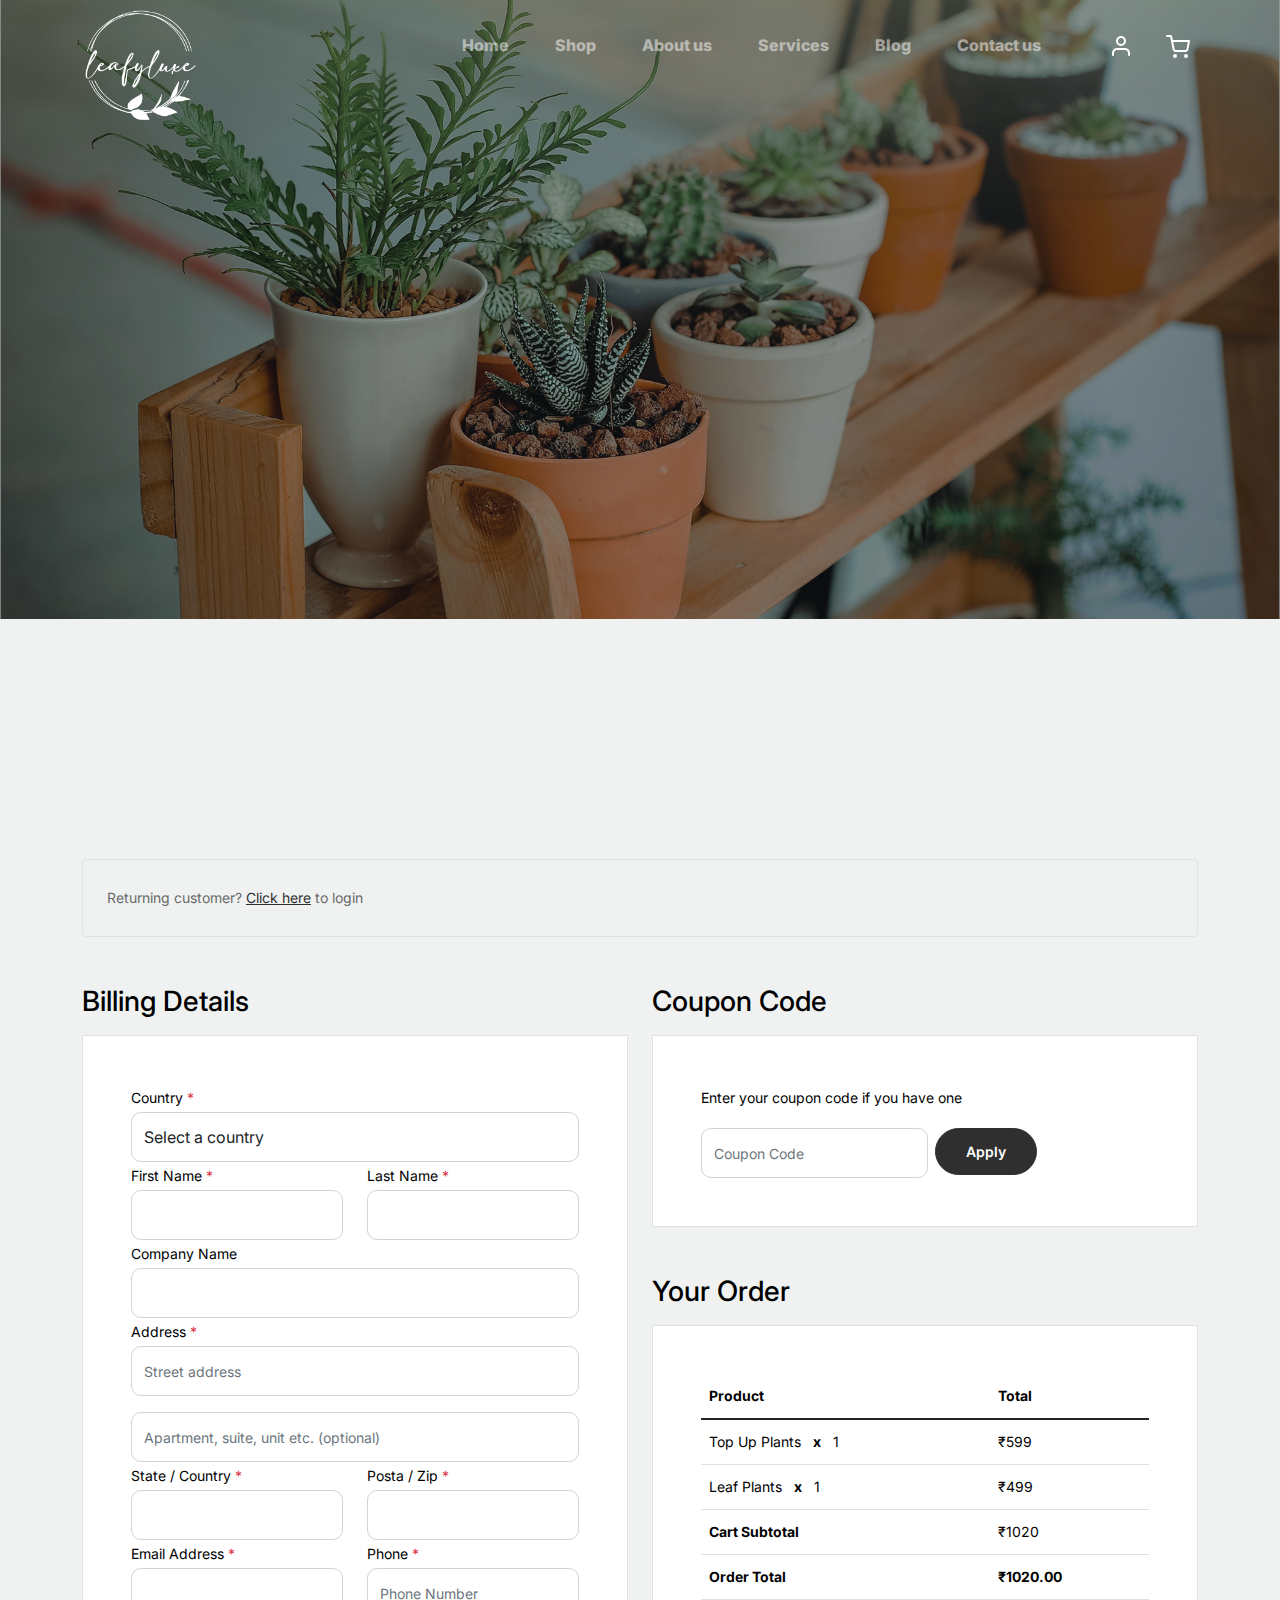
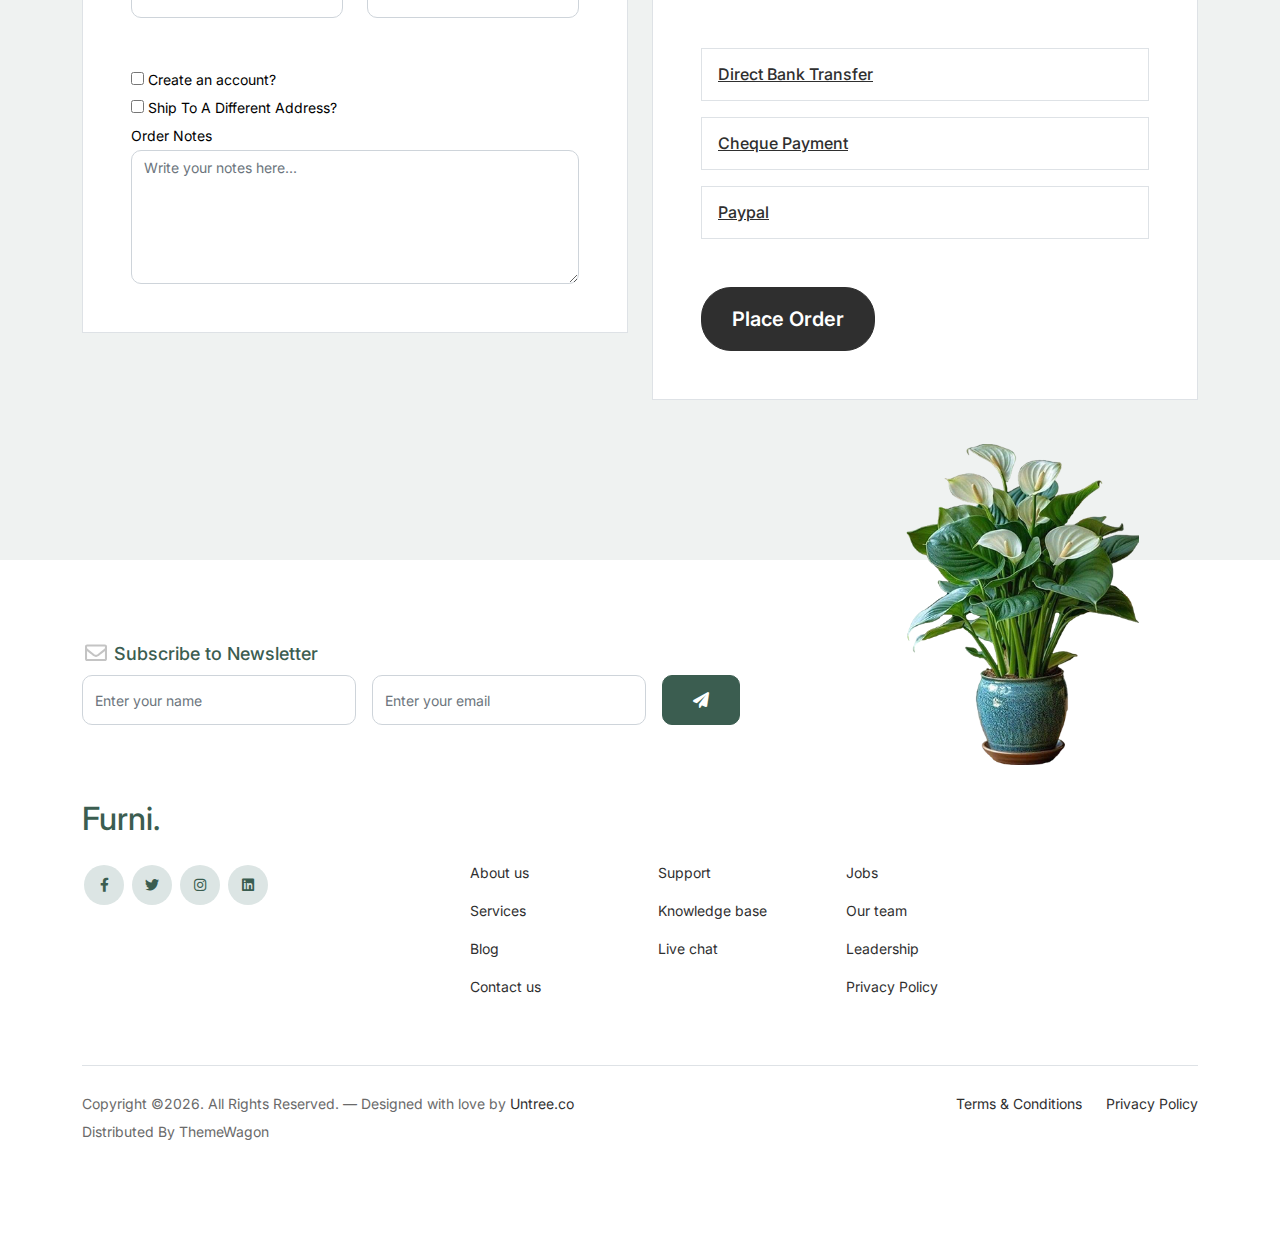
<file: checkout.html>
<!-- /*
* Bootstrap 5
* Template Name: Furni
* Template Author: Untree.co
* Template URI: https://untree.co/
* License: https://creativecommons.org/licenses/by/3.0/
*/ -->
<!doctype html>
<html lang="en">
<head>
  <meta charset="utf-8">
  <meta name="viewport" content="width=device-width, initial-scale=1, shrink-to-fit=no">
  <meta name="author" content="Untree.co">
  <link rel="shortcut icon" href="favicon.png">

  <meta name="description" content="" />
  <meta name="keywords" content="bootstrap, bootstrap4" />

		<!-- Bootstrap CSS -->
		<link href="css/bootstrap.min.css" rel="stylesheet">
		<link href="https://cdnjs.cloudflare.com/ajax/libs/font-awesome/6.0.0-beta3/css/all.min.css" rel="stylesheet">
		<link href="css/tiny-slider.css" rel="stylesheet">
		<link href="css/style.css" rel="stylesheet">
		<title>Furni Free Bootstrap 5 Template for Furniture and Interior Design Websites by Untree.co </title>
	</head>

	<body>

		<!-- Start Header/Navigation -->
		<nav class="custom-navbar navbar navbar navbar-expand-md navbar-dark bg-dark" arial-label="Furni navigation bar">

			<div class="container">
				<a class="navbar-brand" href="index.html"><img src="images/logo-01-01-01.png" class="logo"></a>

				<button class="navbar-toggler" type="button" data-bs-toggle="collapse" data-bs-target="#navbarsFurni" aria-controls="navbarsFurni" aria-expanded="false" aria-label="Toggle navigation">
					<span class="navbar-toggler-icon"></span>
				</button>

				<div class="collapse navbar-collapse" id="navbarsFurni">
					<ul class="custom-navbar-nav navbar-nav ms-auto mb-2 mb-md-0">
						<li class="nav-item ">
							<a class="nav-link" href="index.html">Home</a>
						</li>
						<li><a class="nav-link" href="shop.html">Shop</a></li>
						<li><a class="nav-link" href="about.html">About us</a></li>
						<li><a class="nav-link" href="services.html">Services</a></li>
						<li><a class="nav-link" href="blog.html">Blog</a></li>
						<li><a class="nav-link" href="contact.html">Contact us</a></li>
					</ul>

					<ul class="custom-navbar-cta navbar-nav mb-2 mb-md-0 ms-5">
						<li><a class="nav-link" href="#"><img src="images/user.svg"></a></li>
						<li><a class="nav-link" href="cart.html"><img src="images/cart.svg"></a></li>
					</ul>
				</div>
			</div>
				
		</nav>
		<!-- End Header/Navigation -->

		<!-- Start Hero Section -->
			<div class="hero">
				<img src="images/couch-3.png" class="main-img">
				
			</div>
		<!-- End Hero Section -->

		<div class="untree_co-section">
		    <div class="container">
		      <div class="row mb-5">
		        <div class="col-md-12">
		          <div class="border p-4 rounded" role="alert">
		            Returning customer? <a href="#">Click here</a> to login
		          </div>
		        </div>
		      </div>
		      <div class="row">
		        <div class="col-md-6 mb-5 mb-md-0">
		          <h2 class="h3 mb-3 text-black">Billing Details</h2>
		          <div class="p-3 p-lg-5 border bg-white">
		            <div class="form-group">
		              <label for="c_country" class="text-black">Country <span class="text-danger">*</span></label>
		              <select id="c_country" class="form-control">
		                <option value="1">Select a country</option>    
		                <option value="2">bangladesh</option>    
		                <option value="3">Algeria</option>    
		                <option value="4">Afghanistan</option>    
		                <option value="5">Ghana</option>    
		                <option value="6">Albania</option>    
		                <option value="7">Bahrain</option>    
		                <option value="8">Colombia</option>    
		                <option value="9">Dominican Republic</option>    
		              </select>
		            </div>
		            <div class="form-group row">
		              <div class="col-md-6">
		                <label for="c_fname" class="text-black">First Name <span class="text-danger">*</span></label>
		                <input type="text" class="form-control" id="c_fname" name="c_fname">
		              </div>
		              <div class="col-md-6">
		                <label for="c_lname" class="text-black">Last Name <span class="text-danger">*</span></label>
		                <input type="text" class="form-control" id="c_lname" name="c_lname">
		              </div>
		            </div>

		            <div class="form-group row">
		              <div class="col-md-12">
		                <label for="c_companyname" class="text-black">Company Name </label>
		                <input type="text" class="form-control" id="c_companyname" name="c_companyname">
		              </div>
		            </div>

		            <div class="form-group row">
		              <div class="col-md-12">
		                <label for="c_address" class="text-black">Address <span class="text-danger">*</span></label>
		                <input type="text" class="form-control" id="c_address" name="c_address" placeholder="Street address">
		              </div>
		            </div>

		            <div class="form-group mt-3">
		              <input type="text" class="form-control" placeholder="Apartment, suite, unit etc. (optional)">
		            </div>

		            <div class="form-group row">
		              <div class="col-md-6">
		                <label for="c_state_country" class="text-black">State / Country <span class="text-danger">*</span></label>
		                <input type="text" class="form-control" id="c_state_country" name="c_state_country">
		              </div>
		              <div class="col-md-6">
		                <label for="c_postal_zip" class="text-black">Posta / Zip <span class="text-danger">*</span></label>
		                <input type="text" class="form-control" id="c_postal_zip" name="c_postal_zip">
		              </div>
		            </div>

		            <div class="form-group row mb-5">
		              <div class="col-md-6">
		                <label for="c_email_address" class="text-black">Email Address <span class="text-danger">*</span></label>
		                <input type="text" class="form-control" id="c_email_address" name="c_email_address">
		              </div>
		              <div class="col-md-6">
		                <label for="c_phone" class="text-black">Phone <span class="text-danger">*</span></label>
		                <input type="text" class="form-control" id="c_phone" name="c_phone" placeholder="Phone Number">
		              </div>
		            </div>

		            <div class="form-group">
		              <label for="c_create_account" class="text-black" data-bs-toggle="collapse" href="#create_an_account" role="button" aria-expanded="false" aria-controls="create_an_account"><input type="checkbox" value="1" id="c_create_account"> Create an account?</label>
		              <div class="collapse" id="create_an_account">
		                <div class="py-2 mb-4">
		                  <p class="mb-3">Create an account by entering the information below. If you are a returning customer please login at the top of the page.</p>
		                  <div class="form-group">
		                    <label for="c_account_password" class="text-black">Account Password</label>
		                    <input type="email" class="form-control" id="c_account_password" name="c_account_password" placeholder="">
		                  </div>
		                </div>
		              </div>
		            </div>


		            <div class="form-group">
		              <label for="c_ship_different_address" class="text-black" data-bs-toggle="collapse" href="#ship_different_address" role="button" aria-expanded="false" aria-controls="ship_different_address"><input type="checkbox" value="1" id="c_ship_different_address"> Ship To A Different Address?</label>
		              <div class="collapse" id="ship_different_address">
		                <div class="py-2">

		                  <div class="form-group">
		                    <label for="c_diff_country" class="text-black">Country <span class="text-danger">*</span></label>
		                    <select id="c_diff_country" class="form-control">
		                      <option value="1">Select a country</option>    
		                      <option value="2">bangladesh</option>    
		                      <option value="3">Algeria</option>    
		                      <option value="4">Afghanistan</option>    
		                      <option value="5">Ghana</option>    
		                      <option value="6">Albania</option>    
		                      <option value="7">Bahrain</option>    
		                      <option value="8">Colombia</option>    
		                      <option value="9">Dominican Republic</option>    
		                    </select>
		                  </div>


		                  <div class="form-group row">
		                    <div class="col-md-6">
		                      <label for="c_diff_fname" class="text-black">First Name <span class="text-danger">*</span></label>
		                      <input type="text" class="form-control" id="c_diff_fname" name="c_diff_fname">
		                    </div>
		                    <div class="col-md-6">
		                      <label for="c_diff_lname" class="text-black">Last Name <span class="text-danger">*</span></label>
		                      <input type="text" class="form-control" id="c_diff_lname" name="c_diff_lname">
		                    </div>
		                  </div>

		                  <div class="form-group row">
		                    <div class="col-md-12">
		                      <label for="c_diff_companyname" class="text-black">Company Name </label>
		                      <input type="text" class="form-control" id="c_diff_companyname" name="c_diff_companyname">
		                    </div>
		                  </div>

		                  <div class="form-group row  mb-3">
		                    <div class="col-md-12">
		                      <label for="c_diff_address" class="text-black">Address <span class="text-danger">*</span></label>
		                      <input type="text" class="form-control" id="c_diff_address" name="c_diff_address" placeholder="Street address">
		                    </div>
		                  </div>

		                  <div class="form-group">
		                    <input type="text" class="form-control" placeholder="Apartment, suite, unit etc. (optional)">
		                  </div>

		                  <div class="form-group row">
		                    <div class="col-md-6">
		                      <label for="c_diff_state_country" class="text-black">State / Country <span class="text-danger">*</span></label>
		                      <input type="text" class="form-control" id="c_diff_state_country" name="c_diff_state_country">
		                    </div>
		                    <div class="col-md-6">
		                      <label for="c_diff_postal_zip" class="text-black">Posta / Zip <span class="text-danger">*</span></label>
		                      <input type="text" class="form-control" id="c_diff_postal_zip" name="c_diff_postal_zip">
		                    </div>
		                  </div>

		                  <div class="form-group row mb-5">
		                    <div class="col-md-6">
		                      <label for="c_diff_email_address" class="text-black">Email Address <span class="text-danger">*</span></label>
		                      <input type="text" class="form-control" id="c_diff_email_address" name="c_diff_email_address">
		                    </div>
		                    <div class="col-md-6">
		                      <label for="c_diff_phone" class="text-black">Phone <span class="text-danger">*</span></label>
		                      <input type="text" class="form-control" id="c_diff_phone" name="c_diff_phone" placeholder="Phone Number">
		                    </div>
		                  </div>

		                </div>

		              </div>
		            </div>

		            <div class="form-group">
		              <label for="c_order_notes" class="text-black">Order Notes</label>
		              <textarea name="c_order_notes" id="c_order_notes" cols="30" rows="5" class="form-control" placeholder="Write your notes here..."></textarea>
		            </div>

		          </div>
		        </div>
		        <div class="col-md-6">

		          <div class="row mb-5">
		            <div class="col-md-12">
		              <h2 class="h3 mb-3 text-black">Coupon Code</h2>
		              <div class="p-3 p-lg-5 border bg-white">

		                <label for="c_code" class="text-black mb-3">Enter your coupon code if you have one</label>
		                <div class="input-group w-75 couponcode-wrap">
		                  <input type="text" class="form-control me-2" id="c_code" placeholder="Coupon Code" aria-label="Coupon Code" aria-describedby="button-addon2">
		                  <div class="input-group-append">
		                    <button class="btn btn-black btn-sm" type="button" id="button-addon2">Apply</button>
		                  </div>
		                </div>

		              </div>
		            </div>
		          </div>

		          <div class="row mb-5">
		            <div class="col-md-12">
		              <h2 class="h3 mb-3 text-black">Your Order</h2>
		              <div class="p-3 p-lg-5 border bg-white">
		                <table class="table site-block-order-table mb-5">
		                  <thead>
		                    <th>Product</th>
		                    <th>Total</th>
		                  </thead>
		                  <tbody>
		                    <tr>
		                      <td>Top Up Plants <strong class="mx-2">x</strong> 1</td>
		                      <td>₹599</td>
		                    </tr>
		                    <tr>
		                      <td>Leaf Plants <strong class="mx-2">x</strong>   1</td>
		                      <td>₹499</td>
		                    </tr>
		                    <tr>
		                      <td class="text-black font-weight-bold"><strong>Cart Subtotal</strong></td>
		                      <td class="text-black">₹1020</td>
		                    </tr>
		                    <tr>
		                      <td class="text-black font-weight-bold"><strong>Order Total</strong></td>
		                      <td class="text-black font-weight-bold"><strong>₹1020.00</strong></td>
		                    </tr>
		                  </tbody>
		                </table>

		                <div class="border p-3 mb-3">
		                  <h3 class="h6 mb-0"><a class="d-block" data-bs-toggle="collapse" href="#collapsebank" role="button" aria-expanded="false" aria-controls="collapsebank">Direct Bank Transfer</a></h3>

		                  <div class="collapse" id="collapsebank">
		                    <div class="py-2">
		                      <p class="mb-0">Make your payment directly into our bank account. Please use your Order ID as the payment reference. Your order won’t be shipped until the funds have cleared in our account.</p>
		                    </div>
		                  </div>
		                </div>

		                <div class="border p-3 mb-3">
		                  <h3 class="h6 mb-0"><a class="d-block" data-bs-toggle="collapse" href="#collapsecheque" role="button" aria-expanded="false" aria-controls="collapsecheque">Cheque Payment</a></h3>

		                  <div class="collapse" id="collapsecheque">
		                    <div class="py-2">
		                      <p class="mb-0">Make your payment directly into our bank account. Please use your Order ID as the payment reference. Your order won’t be shipped until the funds have cleared in our account.</p>
		                    </div>
		                  </div>
		                </div>

		                <div class="border p-3 mb-5">
		                  <h3 class="h6 mb-0"><a class="d-block" data-bs-toggle="collapse" href="#collapsepaypal" role="button" aria-expanded="false" aria-controls="collapsepaypal">Paypal</a></h3>

		                  <div class="collapse" id="collapsepaypal">
		                    <div class="py-2">
		                      <p class="mb-0">Make your payment directly into our bank account. Please use your Order ID as the payment reference. Your order won’t be shipped until the funds have cleared in our account.</p>
		                    </div>
		                  </div>
		                </div>

		                <div class="form-group">
		                  <button class="btn btn-black btn-lg py-3 btn-block" onclick="window.location='thankyou.html'">Place Order</button>
		                </div>

		              </div>
		            </div>
		          </div>

		        </div>
		      </div>
		      <!-- </form> -->
		    </div>
		  </div>

		<!-- Start Footer Section -->
		<footer class="footer-section">
			<div class="container relative">

				<div class="sofa-img">
					<img src="images/PLANT.png" alt="Image" class="img-fluid">
				</div>

				<div class="row">
					<div class="col-lg-8">
						<div class="subscription-form">
							<h3 class="d-flex align-items-center"><span class="me-1"><img src="images/envelope-outline.svg" alt="Image" class="img-fluid"></span><span>Subscribe to Newsletter</span></h3>

							<form action="#" class="row g-3">
								<div class="col-auto">
									<input type="text" class="form-control" placeholder="Enter your name">
								</div>
								<div class="col-auto">
									<input type="email" class="form-control" placeholder="Enter your email">
								</div>
								<div class="col-auto">
									<button class="btn btn-primary">
										<span class="fa fa-paper-plane"></span>
									</button>
								</div>
							</form>

						</div>
					</div>
				</div>

				<div class="row g-5 mb-5">
					<div class="col-lg-4">
						<div class="mb-4 footer-logo-wrap"><a href="#" class="footer-logo">Furni<span>.</span></a></div>
						
						<ul class="list-unstyled custom-social">
							<li><a href="#"><span class="fa fa-brands fa-facebook-f"></span></a></li>
							<li><a href="#"><span class="fa fa-brands fa-twitter"></span></a></li>
							<li><a href="#"><span class="fa fa-brands fa-instagram"></span></a></li>
							<li><a href="#"><span class="fa fa-brands fa-linkedin"></span></a></li>
						</ul>
					</div>

					<div class="col-lg-8">
						<div class="row links-wrap">
							<div class="col-6 col-sm-6 col-md-3">
								<ul class="list-unstyled">
									<li><a href="#">About us</a></li>
									<li><a href="#">Services</a></li>
									<li><a href="#">Blog</a></li>
									<li><a href="#">Contact us</a></li>
								</ul>
							</div>

							<div class="col-6 col-sm-6 col-md-3">
								<ul class="list-unstyled">
									<li><a href="#">Support</a></li>
									<li><a href="#">Knowledge base</a></li>
									<li><a href="#">Live chat</a></li>
								</ul>
							</div>

							<div class="col-6 col-sm-6 col-md-3">
								<ul class="list-unstyled">
									<li><a href="#">Jobs</a></li>
									<li><a href="#">Our team</a></li>
									<li><a href="#">Leadership</a></li>
									<li><a href="#">Privacy Policy</a></li>
								</ul>
							</div>

							
						</div>
					</div>

				</div>

				<div class="border-top copyright">
					<div class="row pt-4">
						<div class="col-lg-6">
							<p class="mb-2 text-center text-lg-start">Copyright &copy;<script>document.write(new Date().getFullYear());</script>. All Rights Reserved. &mdash; Designed with love by <a href="https://untree.co">Untree.co</a> Distributed By <a hreff="https://themewagon.com">ThemeWagon</a>  <!-- License information: https://untree.co/license/ -->
            </p>
						</div>

						<div class="col-lg-6 text-center text-lg-end">
							<ul class="list-unstyled d-inline-flex ms-auto">
								<li class="me-4"><a href="#">Terms &amp; Conditions</a></li>
								<li><a href="#">Privacy Policy</a></li>
							</ul>
						</div>

					</div>
				</div>

			</div>
		</footer>
		<!-- End Footer Section -->	


		<script src="js/bootstrap.bundle.min.js"></script>
		<script src="js/tiny-slider.js"></script>
		<script src="js/custom.js"></script>
	</body>

</html>
</file>
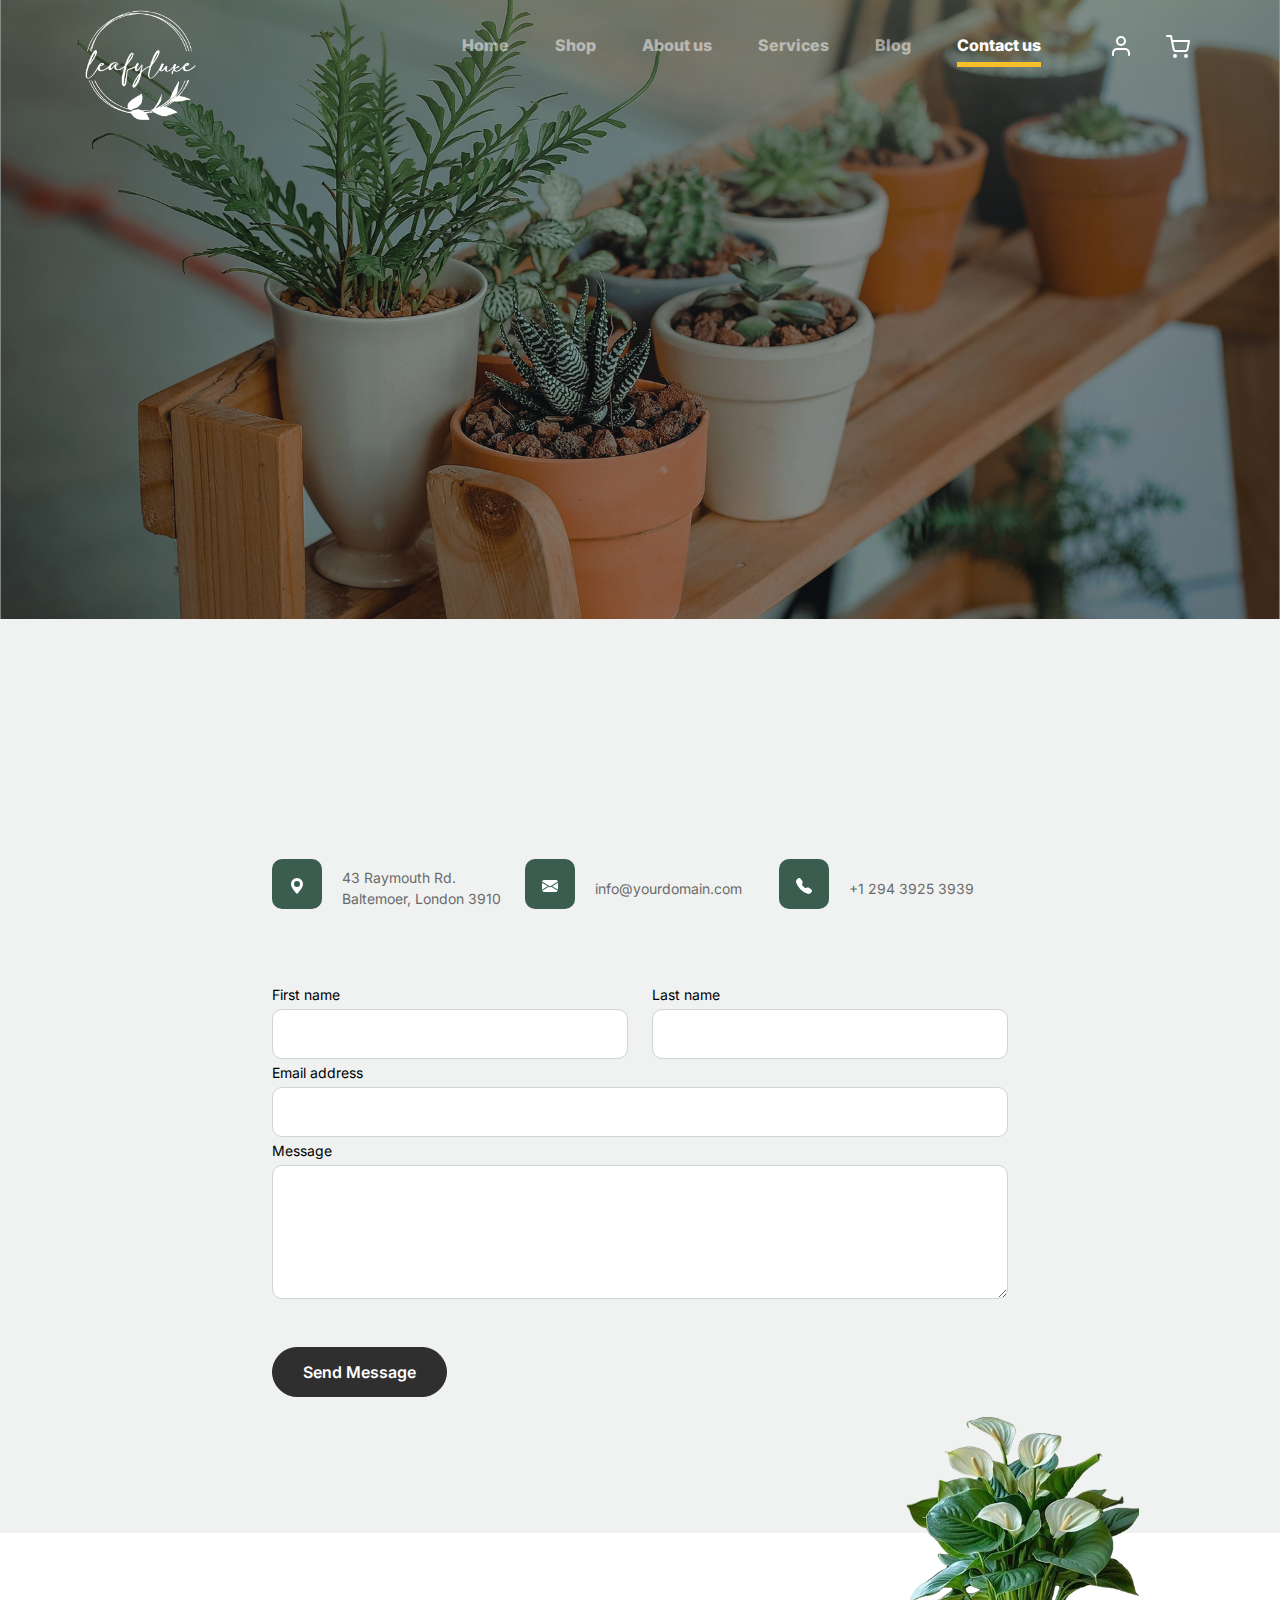
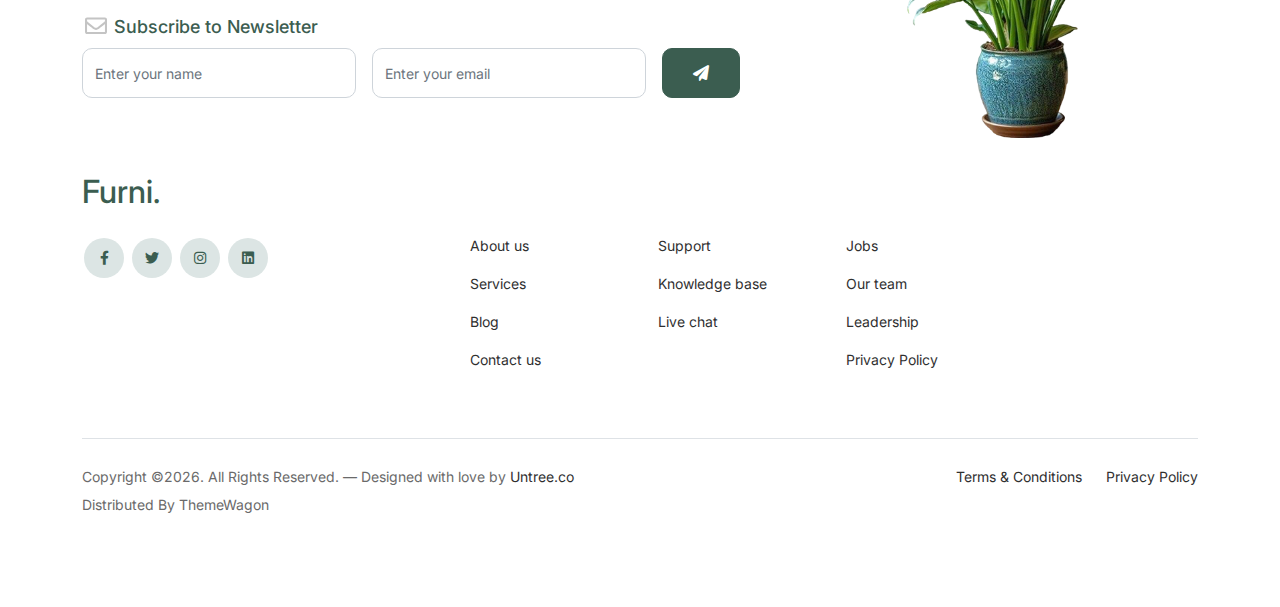
<file: contact.html>
<!-- /*
* Bootstrap 5
* Template Name: Furni
* Template Author: Untree.co
* Template URI: https://untree.co/
* License: https://creativecommons.org/licenses/by/3.0/
*/ -->
<!doctype html>
<html lang="en">
<head>
  <meta charset="utf-8">
  <meta name="viewport" content="width=device-width, initial-scale=1, shrink-to-fit=no">
  <meta name="author" content="Untree.co">
  <link rel="shortcut icon" href="favicon.png">

  <meta name="description" content="" />
  <meta name="keywords" content="bootstrap, bootstrap4" />

		<!-- Bootstrap CSS -->
		<link href="css/bootstrap.min.css" rel="stylesheet">
		<link href="https://cdnjs.cloudflare.com/ajax/libs/font-awesome/6.0.0-beta3/css/all.min.css" rel="stylesheet">
		<link href="css/tiny-slider.css" rel="stylesheet">
		<link href="css/style.css" rel="stylesheet">
		<title>Furni Free Bootstrap 5 Template for Furniture and Interior Design Websites by Untree.co </title>
	</head>

	<body>

		<!-- Start Header/Navigation -->
		<nav class="custom-navbar navbar navbar navbar-expand-md navbar-dark bg-dark" arial-label="Furni navigation bar">

			<div class="container">
				<a class="navbar-brand" href="index.html"><img src="images/logo-01-01-01.png" class="logo"></a>

				<button class="navbar-toggler" type="button" data-bs-toggle="collapse" data-bs-target="#navbarsFurni" aria-controls="navbarsFurni" aria-expanded="false" aria-label="Toggle navigation">
					<span class="navbar-toggler-icon"></span>
				</button>

				<div class="collapse navbar-collapse" id="navbarsFurni">
					<ul class="custom-navbar-nav navbar-nav ms-auto mb-2 mb-md-0">
						<li class="nav-item">
							<a class="nav-link" href="index.html">Home</a>
						</li>
						<li><a class="nav-link" href="shop.html">Shop</a></li>
						<li><a class="nav-link" href="about.html">About us</a></li>
						<li><a class="nav-link" href="services.html">Services</a></li>
						<li><a class="nav-link" href="blog.html">Blog</a></li>
						<li class="active"><a class="nav-link" href="contact.html">Contact us</a></li>
					</ul>

					<ul class="custom-navbar-cta navbar-nav mb-2 mb-md-0 ms-5">
						<li><a class="nav-link" href="#"><img src="images/user.svg"></a></li>
						<li><a class="nav-link" href="cart.html"><img src="images/cart.svg"></a></li>
					</ul>
				</div>
			</div>
				
		</nav>
		<!-- End Header/Navigation -->

		<!-- Start Hero Section -->
			<div class="hero">
				<img src="images/couch-3.png" class="main-img">
				
			</div>
		<!-- End Hero Section -->

		
		<!-- Start Contact Form -->
		<div class="untree_co-section">
      <div class="container">

        <div class="block">
          <div class="row justify-content-center">


            <div class="col-md-8 col-lg-8 pb-4">


              <div class="row mb-5">
                <div class="col-lg-4">
                  <div  class="service no-shadow align-items-center link horizontal d-flex active" data-aos="fade-left" data-aos-delay="0">
                    <div class="service-icon color-1 mb-4">
                      <svg xmlns="http://www.w3.org/2000/svg" width="16" height="16" fill="currentColor" class="bi bi-geo-alt-fill" viewBox="0 0 16 16">
                        <path d="M8 16s6-5.686 6-10A6 6 0 0 0 2 6c0 4.314 6 10 6 10zm0-7a3 3 0 1 1 0-6 3 3 0 0 1 0 6z"/>
                      </svg>
                    </div> <!-- /.icon -->
                    <div class="service-contents">
                      <p>43 Raymouth Rd. Baltemoer, London 3910</p>
                    </div> <!-- /.service-contents-->
                  </div> <!-- /.service -->
                </div>

                <div class="col-lg-4">
                  <div  class="service no-shadow align-items-center link horizontal d-flex active" data-aos="fade-left" data-aos-delay="0">
                    <div class="service-icon color-1 mb-4">
                      <svg xmlns="http://www.w3.org/2000/svg" width="16" height="16" fill="currentColor" class="bi bi-envelope-fill" viewBox="0 0 16 16">
                        <path d="M.05 3.555A2 2 0 0 1 2 2h12a2 2 0 0 1 1.95 1.555L8 8.414.05 3.555zM0 4.697v7.104l5.803-3.558L0 4.697zM6.761 8.83l-6.57 4.027A2 2 0 0 0 2 14h12a2 2 0 0 0 1.808-1.144l-6.57-4.027L8 9.586l-1.239-.757zm3.436-.586L16 11.801V4.697l-5.803 3.546z"/>
                      </svg>
                    </div> <!-- /.icon -->
                    <div class="service-contents">
                      <p>info@yourdomain.com</p>
                    </div> <!-- /.service-contents-->
                  </div> <!-- /.service -->
                </div>

                <div class="col-lg-4">
                  <div  class="service no-shadow align-items-center link horizontal d-flex active" data-aos="fade-left" data-aos-delay="0">
                    <div class="service-icon color-1 mb-4">
                      <svg xmlns="http://www.w3.org/2000/svg" width="16" height="16" fill="currentColor" class="bi bi-telephone-fill" viewBox="0 0 16 16">
                        <path fill-rule="evenodd" d="M1.885.511a1.745 1.745 0 0 1 2.61.163L6.29 2.98c.329.423.445.974.315 1.494l-.547 2.19a.678.678 0 0 0 .178.643l2.457 2.457a.678.678 0 0 0 .644.178l2.189-.547a1.745 1.745 0 0 1 1.494.315l2.306 1.794c.829.645.905 1.87.163 2.611l-1.034 1.034c-.74.74-1.846 1.065-2.877.702a18.634 18.634 0 0 1-7.01-4.42 18.634 18.634 0 0 1-4.42-7.009c-.362-1.03-.037-2.137.703-2.877L1.885.511z"/>
                      </svg>
                    </div> <!-- /.icon -->
                    <div class="service-contents">
                      <p>+1 294 3925 3939</p>
                    </div> <!-- /.service-contents-->
                  </div> <!-- /.service -->
                </div>
              </div>

              <form>
                <div class="row">
                  <div class="col-6">
                    <div class="form-group">
                      <label class="text-black" for="fname">First name</label>
                      <input type="text" class="form-control" id="fname">
                    </div>
                  </div>
                  <div class="col-6">
                    <div class="form-group">
                      <label class="text-black" for="lname">Last name</label>
                      <input type="text" class="form-control" id="lname">
                    </div>
                  </div>
                </div>
                <div class="form-group">
                  <label class="text-black" for="email">Email address</label>
                  <input type="email" class="form-control" id="email">
                </div>

                <div class="form-group mb-5">
                  <label class="text-black" for="message">Message</label>
                  <textarea name="" class="form-control" id="message" cols="30" rows="5"></textarea>
                </div>

                <button type="submit" class="btn btn-primary-hover-outline">Send Message</button>
              </form>

            </div>

          </div>

        </div>

      </div>


    </div>
  </div>

  <!-- End Contact Form -->

		

		<!-- Start Footer Section -->
		<footer class="footer-section">
			<div class="container relative">

				<div class="sofa-img">
					<img src="images/PLANT.png" alt="Image" class="img-fluid">
				</div>

				<div class="row">
					<div class="col-lg-8">
						<div class="subscription-form">
							<h3 class="d-flex align-items-center"><span class="me-1"><img src="images/envelope-outline.svg" alt="Image" class="img-fluid"></span><span>Subscribe to Newsletter</span></h3>

							<form action="#" class="row g-3">
								<div class="col-auto">
									<input type="text" class="form-control" placeholder="Enter your name">
								</div>
								<div class="col-auto">
									<input type="email" class="form-control" placeholder="Enter your email">
								</div>
								<div class="col-auto">
									<button class="btn btn-primary">
										<span class="fa fa-paper-plane"></span>
									</button>
								</div>
							</form>

						</div>
					</div>
				</div>

				<div class="row g-5 mb-5">
					<div class="col-lg-4">
						<div class="mb-4 footer-logo-wrap"><a href="#" class="footer-logo">Furni<span>.</span></a></div>
						

						<ul class="list-unstyled custom-social">
							<li><a href="#"><span class="fa fa-brands fa-facebook-f"></span></a></li>
							<li><a href="#"><span class="fa fa-brands fa-twitter"></span></a></li>
							<li><a href="#"><span class="fa fa-brands fa-instagram"></span></a></li>
							<li><a href="#"><span class="fa fa-brands fa-linkedin"></span></a></li>
						</ul>
					</div>

					<div class="col-lg-8">
						<div class="row links-wrap">
							<div class="col-6 col-sm-6 col-md-3">
								<ul class="list-unstyled">
									<li><a href="#">About us</a></li>
									<li><a href="#">Services</a></li>
									<li><a href="#">Blog</a></li>
									<li><a href="#">Contact us</a></li>
								</ul>
							</div>

							<div class="col-6 col-sm-6 col-md-3">
								<ul class="list-unstyled">
									<li><a href="#">Support</a></li>
									<li><a href="#">Knowledge base</a></li>
									<li><a href="#">Live chat</a></li>
								</ul>
							</div>

							<div class="col-6 col-sm-6 col-md-3">
								<ul class="list-unstyled">
									<li><a href="#">Jobs</a></li>
									<li><a href="#">Our team</a></li>
									<li><a href="#">Leadership</a></li>
									<li><a href="#">Privacy Policy</a></li>
								</ul>
							</div>

							
						</div>
					</div>

				</div>

				<div class="border-top copyright">
					<div class="row pt-4">
						<div class="col-lg-6">
							<p class="mb-2 text-center text-lg-start">Copyright &copy;<script>document.write(new Date().getFullYear());</script>. All Rights Reserved. &mdash; Designed with love by <a href="https://untree.co">Untree.co</a> Distributed By <a hreff="https://themewagon.com">ThemeWagon</a>  <!-- License information: https://untree.co/license/ -->
            </p>
						</div>

						<div class="col-lg-6 text-center text-lg-end">
							<ul class="list-unstyled d-inline-flex ms-auto">
								<li class="me-4"><a href="#">Terms &amp; Conditions</a></li>
								<li><a href="#">Privacy Policy</a></li>
							</ul>
						</div>

					</div>
				</div>

			</div>
		</footer>
		<!-- End Footer Section -->	


		<script src="js/bootstrap.bundle.min.js"></script>
		<script src="js/tiny-slider.js"></script>
		<script src="js/custom.js"></script>
	</body>

</html>
</file>
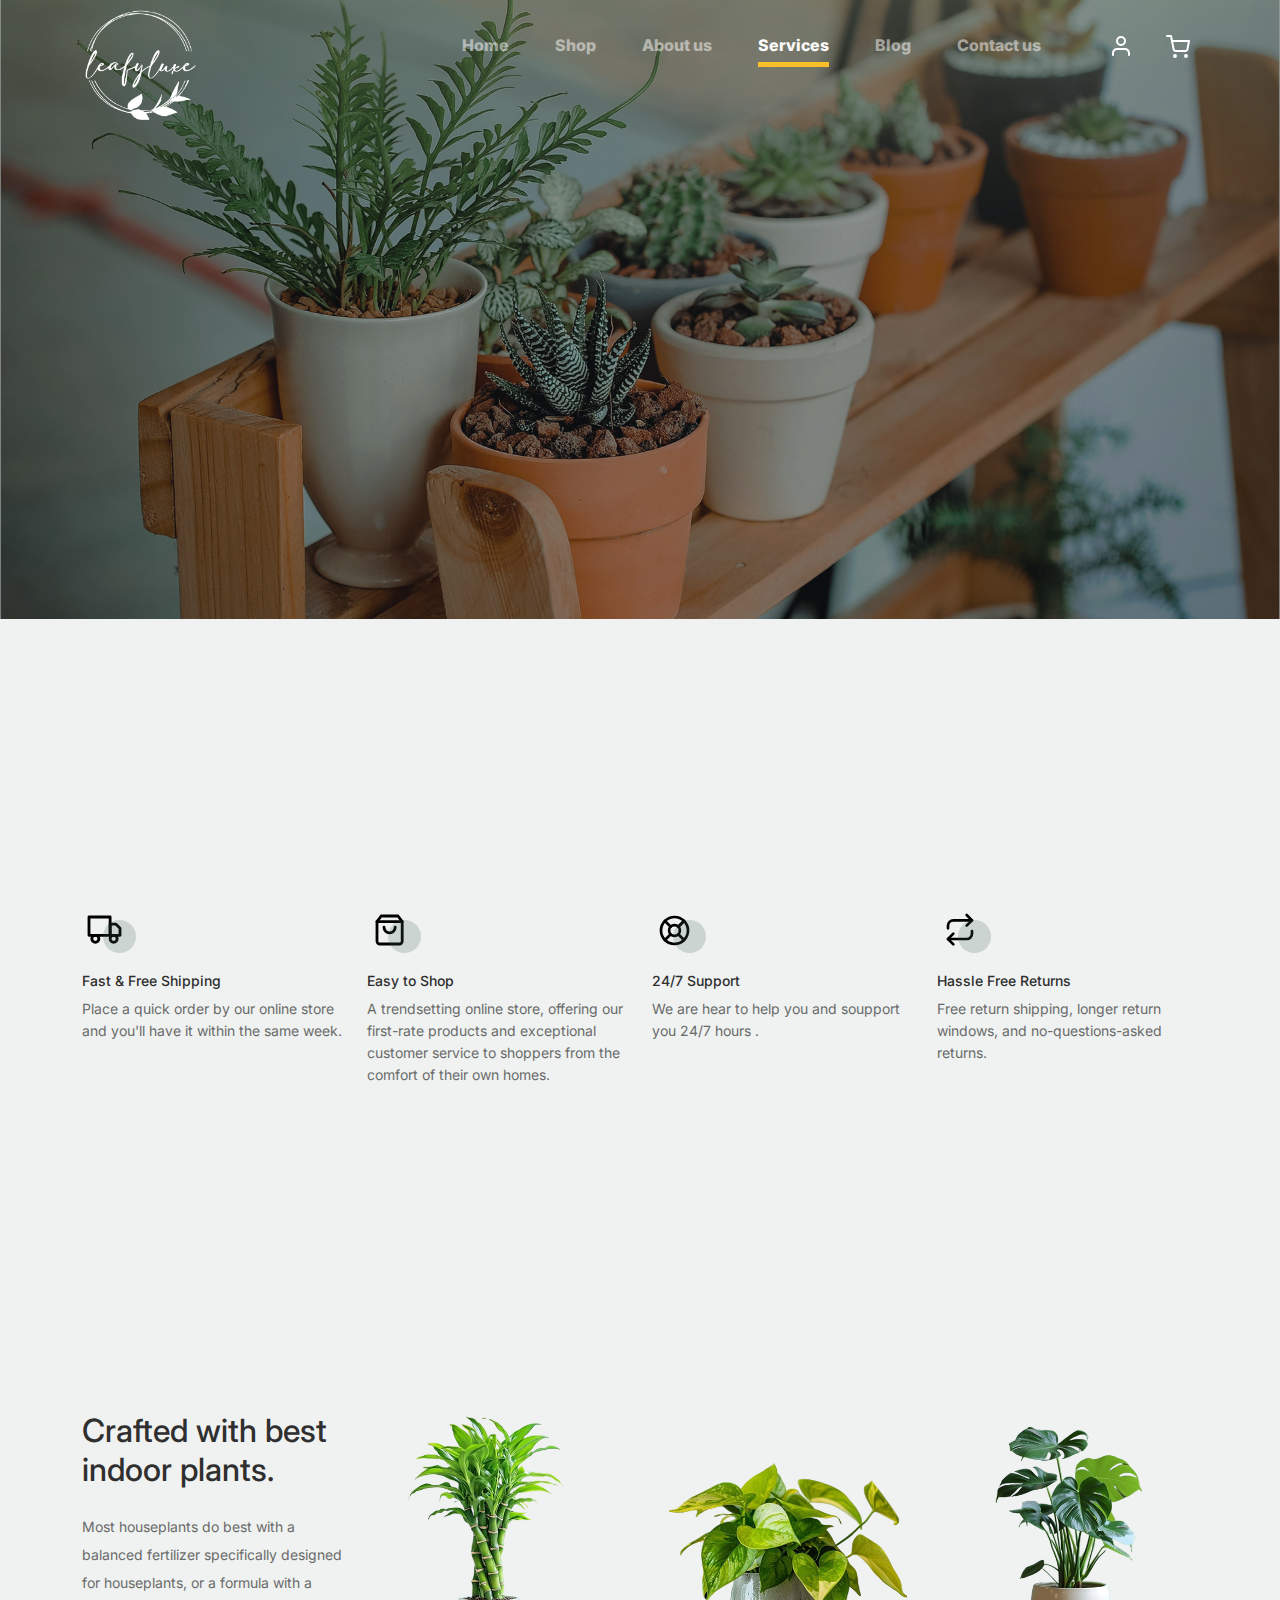
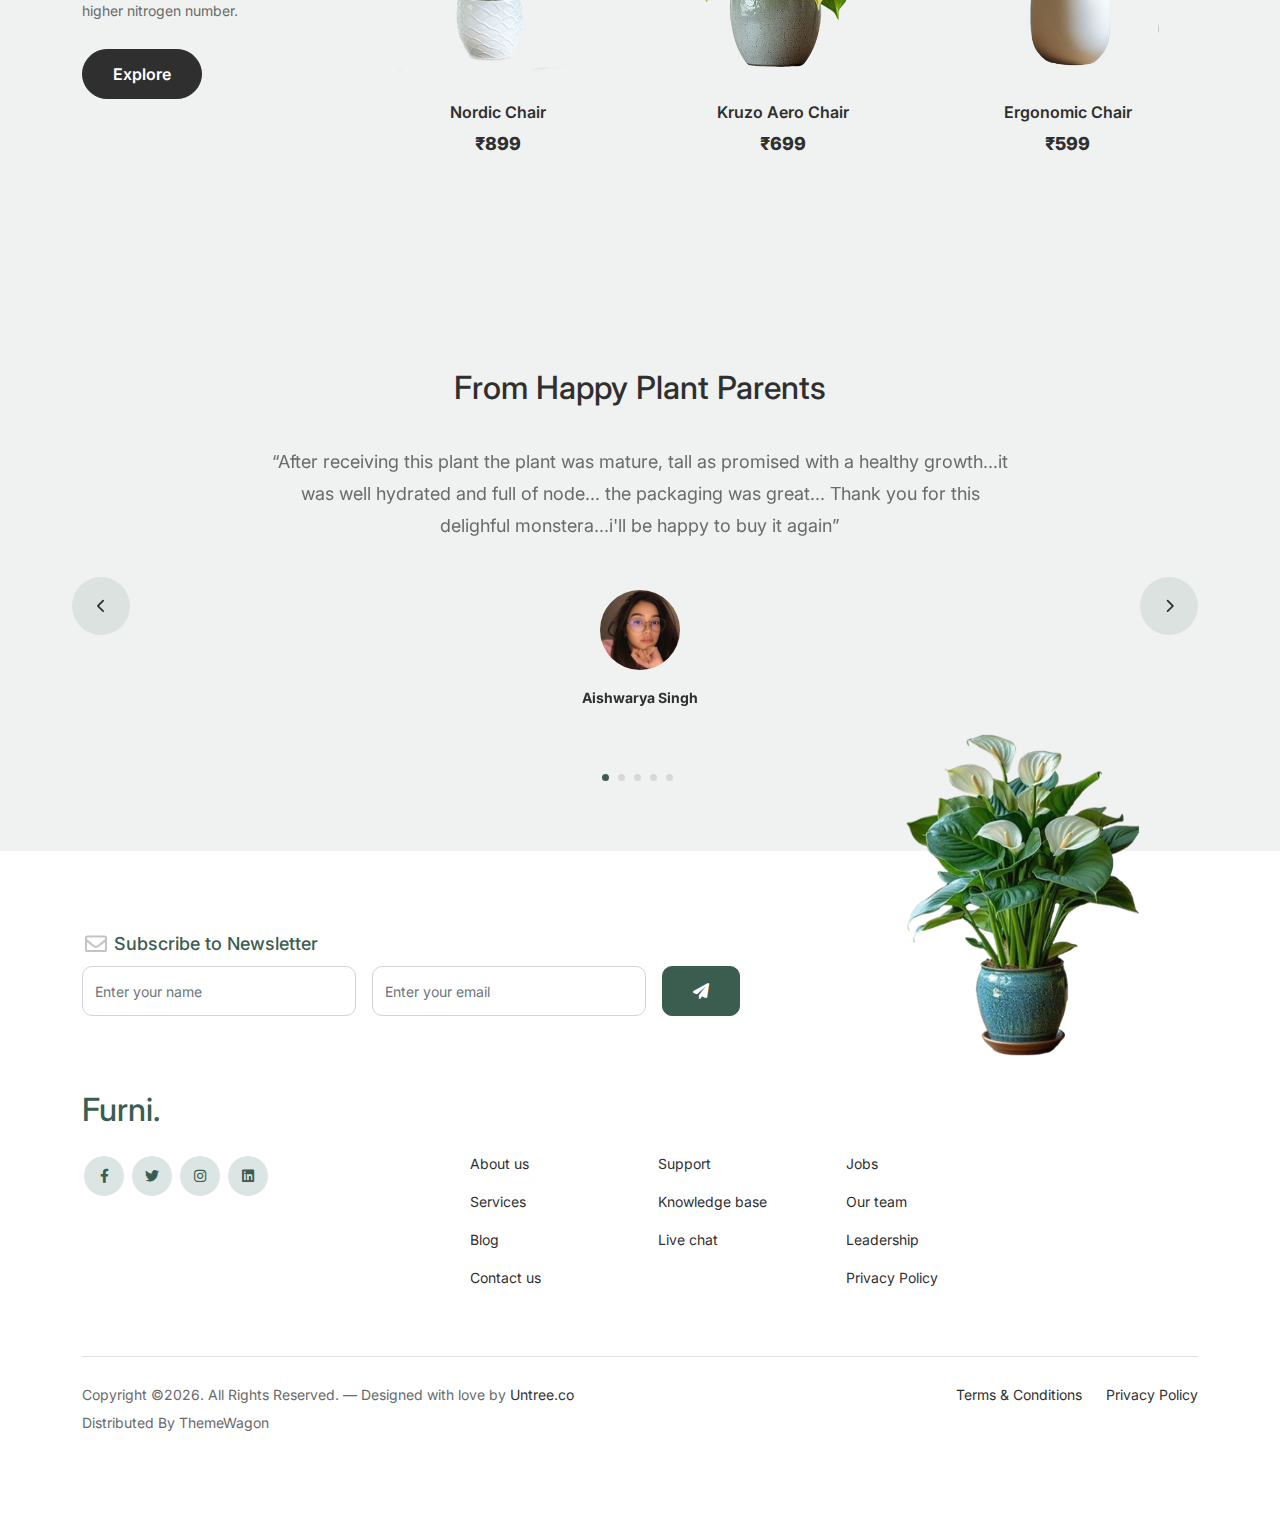
<file: services.html>
<!-- /*
* Bootstrap 5
* Template Name: Furni
* Template Author: Untree.co
* Template URI: https://untree.co/
* License: https://creativecommons.org/licenses/by/3.0/
*/ -->
<!doctype html>
<html lang="en">
<head>
  <meta charset="utf-8">
  <meta name="viewport" content="width=device-width, initial-scale=1, shrink-to-fit=no">
  <meta name="author" content="Untree.co">
  <link rel="shortcut icon" href="favicon.png">

  <meta name="description" content="" />
  <meta name="keywords" content="bootstrap, bootstrap4" />

		<!-- Bootstrap CSS -->
		<link href="css/bootstrap.min.css" rel="stylesheet">
		<link href="https://cdnjs.cloudflare.com/ajax/libs/font-awesome/6.0.0-beta3/css/all.min.css" rel="stylesheet">
		<link href="css/tiny-slider.css" rel="stylesheet">
		<link href="css/style.css" rel="stylesheet">
		<title>Furni Free Bootstrap 5 Template for Furniture and Interior Design Websites by Untree.co </title>
	</head>

	<body>

		<!-- Start Header/Navigation -->
		<nav class="custom-navbar navbar navbar navbar-expand-md navbar-dark bg-dark" arial-label="Furni navigation bar">

			<div class="container">
				<a class="navbar-brand" href="index.html"><img src="images/logo-01-01-01.png" class="logo"></a>

				<button class="navbar-toggler" type="button" data-bs-toggle="collapse" data-bs-target="#navbarsFurni" aria-controls="navbarsFurni" aria-expanded="false" aria-label="Toggle navigation">
					<span class="navbar-toggler-icon"></span>
				</button>

				<div class="collapse navbar-collapse" id="navbarsFurni">
					<ul class="custom-navbar-nav navbar-nav ms-auto mb-2 mb-md-0">
						<li class="nav-item">
							<a class="nav-link" href="index.html">Home</a>
						</li>
						<li><a class="nav-link" href="shop.html">Shop</a></li>
						<li><a class="nav-link" href="about.html">About us</a></li>
						<li class="active"><a class="nav-link" href="services.html">Services</a></li>
						<li><a class="nav-link" href="blog.html">Blog</a></li>
						<li><a class="nav-link" href="contact.html">Contact us</a></li>
					</ul>

					<ul class="custom-navbar-cta navbar-nav mb-2 mb-md-0 ms-5">
						<li><a class="nav-link" href="#"><img src="images/user.svg"></a></li>
						<li><a class="nav-link" href="cart.html"><img src="images/cart.svg"></a></li>
					</ul>
				</div>
			</div>
				
		</nav>
		<!-- End Header/Navigation -->

		<!-- Start Hero Section -->
			<div class="hero">
				<img src="images/couch-3.png" class="main-img">
				<div class="container">
					
				</div>
			</div>
		<!-- End Hero Section -->

		

		<!-- Start Why Choose Us Section -->
		<div class="why-choose-section">
			<div class="container">
				
				
				<div class="row my-5">
					<div class="col-6 col-md-6 col-lg-3 mb-4">
						<div class="feature">
							<div class="icon">
								<img src="images/truck.svg" alt="Image" class="imf-fluid">
							</div>
							<h3>Fast &amp; Free Shipping</h3>
							<p>Place a quick order by our online store and you'll have it within the same week.</p>
						</div>
					</div>

					<div class="col-6 col-md-6 col-lg-3 mb-4">
						<div class="feature">
							<div class="icon">
								<img src="images/bag.svg" alt="Image" class="imf-fluid">
							</div>
							<h3>Easy to Shop</h3>
							<p>A trendsetting online store, offering our first-rate products and exceptional customer service to shoppers from the comfort of their own homes.</p>
						</div>
					</div>

					<div class="col-6 col-md-6 col-lg-3 mb-4">
						<div class="feature">
							<div class="icon">
								<img src="images/support.svg" alt="Image" class="imf-fluid">
							</div>
							<h3>24/7 Support</h3>
							<p>We are hear to help you and soupport you 24/7 hours .</p>
						</div>
					</div>

					<div class="col-6 col-md-6 col-lg-3 mb-4">
						<div class="feature">
							<div class="icon">
								<img src="images/return.svg" alt="Image" class="imf-fluid">
							</div>
							<h3>Hassle Free Returns</h3>
							<p>Free return shipping, longer return windows, and no-questions-asked returns.</p>
						</div>
					</div>

					

				</div>
			
			</div>
		</div>
		<!-- End Why Choose Us Section -->

		<!-- Start Product Section -->
		<div class="product-section">
			<div class="container">
				<div class="row">

					<!-- Start Column 1 -->
					<div class="col-md-12 col-lg-3 mb-5 mb-lg-0">
						<h2 class="mb-4 section-title">Crafted with best indoor plants.</h2>
						<p class="mb-4">Most houseplants do best with a balanced fertilizer specifically designed for houseplants, or a formula with a higher nitrogen number. </p>
						<p><a href="shop.html" class="btn">Explore</a></p>
					</div> 
					<!-- End Column 1 -->

					<!-- Start Column 2 -->
					<div class="col-12 col-md-4 col-lg-3 mb-5 mb-md-0">
						<a class="product-item" href="cart.html">
							<img src="images/best-1.png" class="img-fluid product-thumbnail">
							<h3 class="product-title">Nordic Chair</h3>
							<strong class="product-price">₹899</strong>

							<span class="icon-cross">
								<img src="images/cross.svg" class="img-fluid">
							</span>
						</a>
					</div> 
					<!-- End Column 2 -->

					<!-- Start Column 3 -->
					<div class="col-12 col-md-4 col-lg-3 mb-5 mb-md-0">
						<a class="product-item" href="cart.html">
							<img src="images/best-2.png" class="img-fluid product-thumbnail">
							<h3 class="product-title">Kruzo Aero Chair</h3>
							<strong class="product-price">₹699</strong>

							<span class="icon-cross">
								<img src="images/cross.svg" class="img-fluid">
							</span>
						</a>
					</div>
					<!-- End Column 3 -->

					<!-- Start Column 4 -->
					<div class="col-12 col-md-4 col-lg-3 mb-5 mb-md-0">
						<a class="product-item" href="cart.html">
							<img src="images/best-3.png" class="img-fluid product-thumbnail">
							<h3 class="product-title">Ergonomic Chair</h3>
							<strong class="product-price">₹599</strong>

							<span class="icon-cross">
								<img src="images/cross.svg" class="img-fluid">
							</span>
						</a>
					</div>
					<!-- End Column 4 -->

				</div>
			</div>
		</div>
		<!-- End Product Section -->

		

		<!-- Start Testimonial Slider -->
		<div class="testimonial-section">
			<div class="container">
				<div class="row">
					<div class="col-lg-7 mx-auto text-center">
						<h2 class="section-title">From Happy Plant Parents</h2>
					</div>
				</div>

				<div class="row justify-content-center">
					<div class="col-lg-12">
						<div class="testimonial-slider-wrap text-center">

							<div id="testimonial-nav">
								<span class="prev" data-controls="prev"><span class="fa fa-chevron-left"></span></span>
								<span class="next" data-controls="next"><span class="fa fa-chevron-right"></span></span>
							</div>

							<div class="testimonial-slider">
								
								<div class="item">
									<div class="row justify-content-center">
										<div class="col-lg-8 mx-auto">

											<div class="testimonial-block text-center">
												<blockquote class="mb-5">
													<p>&ldquo;After receiving this plant the plant was mature, tall as promised with a healthy growth...it was well hydrated and full of node... the packaging was great... Thank you for this delighful monstera...i'll be happy to buy it again&rdquo;</p>
												</blockquote>

												<div class="author-info">
													<div class="author-pic">
														<img src="images/reviwe.png" alt="Maria Jones" class="img-fluid">
													</div>
													<h3 class="font-weight-bold">Aishwarya Singh</h3>
													
												</div>
											</div>

										</div>
									</div>


									
								</div> 


								
								<!-- END item -->

								<div class="item">
									<div class="row justify-content-center">
										<div class="col-lg-8 mx-auto">

											<div class="testimonial-block text-center">
												<blockquote class="mb-5">
													<p>&ldquo;I purchased a couple of indoor plants for my office space, and I'm really happy with them. The plants are beautiful, and they’ve added a touch of nature to my work environment. One of the plants took a little longer to adjust, but customer service was helpful in guiding me. Great experience overall!&rdquo;</p>
												</blockquote>

												<div class="author-info">
													<div class="author-pic">
														<img src="images/reviwe2.png" alt="Maria Jones" class="img-fluid">
													</div>
													<h3 class="font-weight-bold">James Tom</h3>
													
												</div>
											</div>

										</div>
									</div>
								</div> 
								<!-- END item -->

								<div class="item">
									<div class="row justify-content-center">
										<div class="col-lg-8 mx-auto">

											<div class="testimonial-block text-center">
												<blockquote class="mb-5">
													<p>&ldquo;I’ve always struggled with keeping indoor plants alive, but the ones I bought from LeafyNest have been so easy to care for! I’ve seen a lot of growth already, and they make my apartment feel fresh and inviting. The website had great recommendations for beginners like me.&rdquo;</p>
												</blockquote>

												<div class="author-info">
													<div class="author-pic">
														<img src="images/reviwe3.png" alt="Maria Jones" class="img-fluid">
													</div>
													<h3 class="font-weight-bold">Soniya Pal</h3>
													
												</div>
											</div>

										</div>
									</div>
								</div> 
								<!-- END item -->


								<div class="item">
									<div class="row justify-content-center">
										<div class="col-lg-8 mx-auto">

											<div class="testimonial-block text-center">
												<blockquote class="mb-5">
													<p>&ldquo;I purchased a couple of indoor plants for my office space, and I'm really happy with them. The plants are beautiful, and they’ve added a touch of nature to my work environment. One of the plants took a little longer to adjust, but customer service was helpful in guiding me. Great experience overall.&rdquo;</p>
												</blockquote>

												<div class="author-info">
													<div class="author-pic">
														<img src="images/reviwe4.png" alt="Maria Jones" class="img-fluid">
													</div>
													<h3 class="font-weight-bold">Ansul soni</h3>
													
												</div>
											</div>

										</div>
									</div>
								</div> 
								<!-- END item -->

								<div class="item">
									<div class="row justify-content-center">
										<div class="col-lg-8 mx-auto">

											<div class="testimonial-block text-center">
												<blockquote class="mb-5">
													<p>&ldquo;The plants are great, but the delivery was delayed. However, when they finally arrived, they were healthy and beautiful. I hope they improve their shipping process in the future. Would still buy again, though.&rdquo;</p>
												</blockquote>

												<div class="author-info">
													<div class="author-pic">
														<img src="images/reviwe5.png" alt="Maria Jones" class="img-fluid">
													</div>
													<h3 class="font-weight-bold">Maya Roy</h3>
													
												</div>
											</div>

										</div>
									</div>
								</div> 
								<!-- END item -->

							</div>

						</div>
					</div>
				</div>
			</div>
		</div>
		<!-- End Testimonial Slider -->

		

		<!-- Start Footer Section -->
		<footer class="footer-section">
			<div class="container relative">

				<div class="sofa-img">
					<img src="images/PLANT.png" alt="Image" class="img-fluid">
				</div>

				<div class="row">
					<div class="col-lg-8">
						<div class="subscription-form">
							<h3 class="d-flex align-items-center"><span class="me-1"><img src="images/envelope-outline.svg" alt="Image" class="img-fluid"></span><span>Subscribe to Newsletter</span></h3>

							<form action="#" class="row g-3">
								<div class="col-auto">
									<input type="text" class="form-control" placeholder="Enter your name">
								</div>
								<div class="col-auto">
									<input type="email" class="form-control" placeholder="Enter your email">
								</div>
								<div class="col-auto">
									<button class="btn btn-primary">
										<span class="fa fa-paper-plane"></span>
									</button>
								</div>
							</form>

						</div>
					</div>
				</div>

				<div class="row g-5 mb-5">
					<div class="col-lg-4">
						<div class="mb-4 footer-logo-wrap"><a href="#" class="footer-logo">Furni<span>.</span></a></div>
						
						<ul class="list-unstyled custom-social">
							<li><a href="#"><span class="fa fa-brands fa-facebook-f"></span></a></li>
							<li><a href="#"><span class="fa fa-brands fa-twitter"></span></a></li>
							<li><a href="#"><span class="fa fa-brands fa-instagram"></span></a></li>
							<li><a href="#"><span class="fa fa-brands fa-linkedin"></span></a></li>
						</ul>
					</div>

					<div class="col-lg-8">
						<div class="row links-wrap">
							<div class="col-6 col-sm-6 col-md-3">
								<ul class="list-unstyled">
									<li><a href="#">About us</a></li>
									<li><a href="#">Services</a></li>
									<li><a href="#">Blog</a></li>
									<li><a href="#">Contact us</a></li>
								</ul>
							</div>

							<div class="col-6 col-sm-6 col-md-3">
								<ul class="list-unstyled">
									<li><a href="#">Support</a></li>
									<li><a href="#">Knowledge base</a></li>
									<li><a href="#">Live chat</a></li>
								</ul>
							</div>

							<div class="col-6 col-sm-6 col-md-3">
								<ul class="list-unstyled">
									<li><a href="#">Jobs</a></li>
									<li><a href="#">Our team</a></li>
									<li><a href="#">Leadership</a></li>
									<li><a href="#">Privacy Policy</a></li>
								</ul>
							</div>

							
						</div>
					</div>

				</div>

				<div class="border-top copyright">
					<div class="row pt-4">
						<div class="col-lg-6">
							<p class="mb-2 text-center text-lg-start">Copyright &copy;<script>document.write(new Date().getFullYear());</script>. All Rights Reserved. &mdash; Designed with love by <a href="https://untree.co">Untree.co</a> Distributed By <a hreff="https://themewagon.com">ThemeWagon</a> <!-- License information: https://untree.co/license/ -->
            </p>
						</div>

						<div class="col-lg-6 text-center text-lg-end">
							<ul class="list-unstyled d-inline-flex ms-auto">
								<li class="me-4"><a href="#">Terms &amp; Conditions</a></li>
								<li><a href="#">Privacy Policy</a></li>
							</ul>
						</div>

					</div>
				</div>

			</div>
		</footer>
		<!-- End Footer Section -->	


		<script src="js/bootstrap.bundle.min.js"></script>
		<script src="js/tiny-slider.js"></script>
		<script src="js/custom.js"></script>
	</body>

</html>
</file>
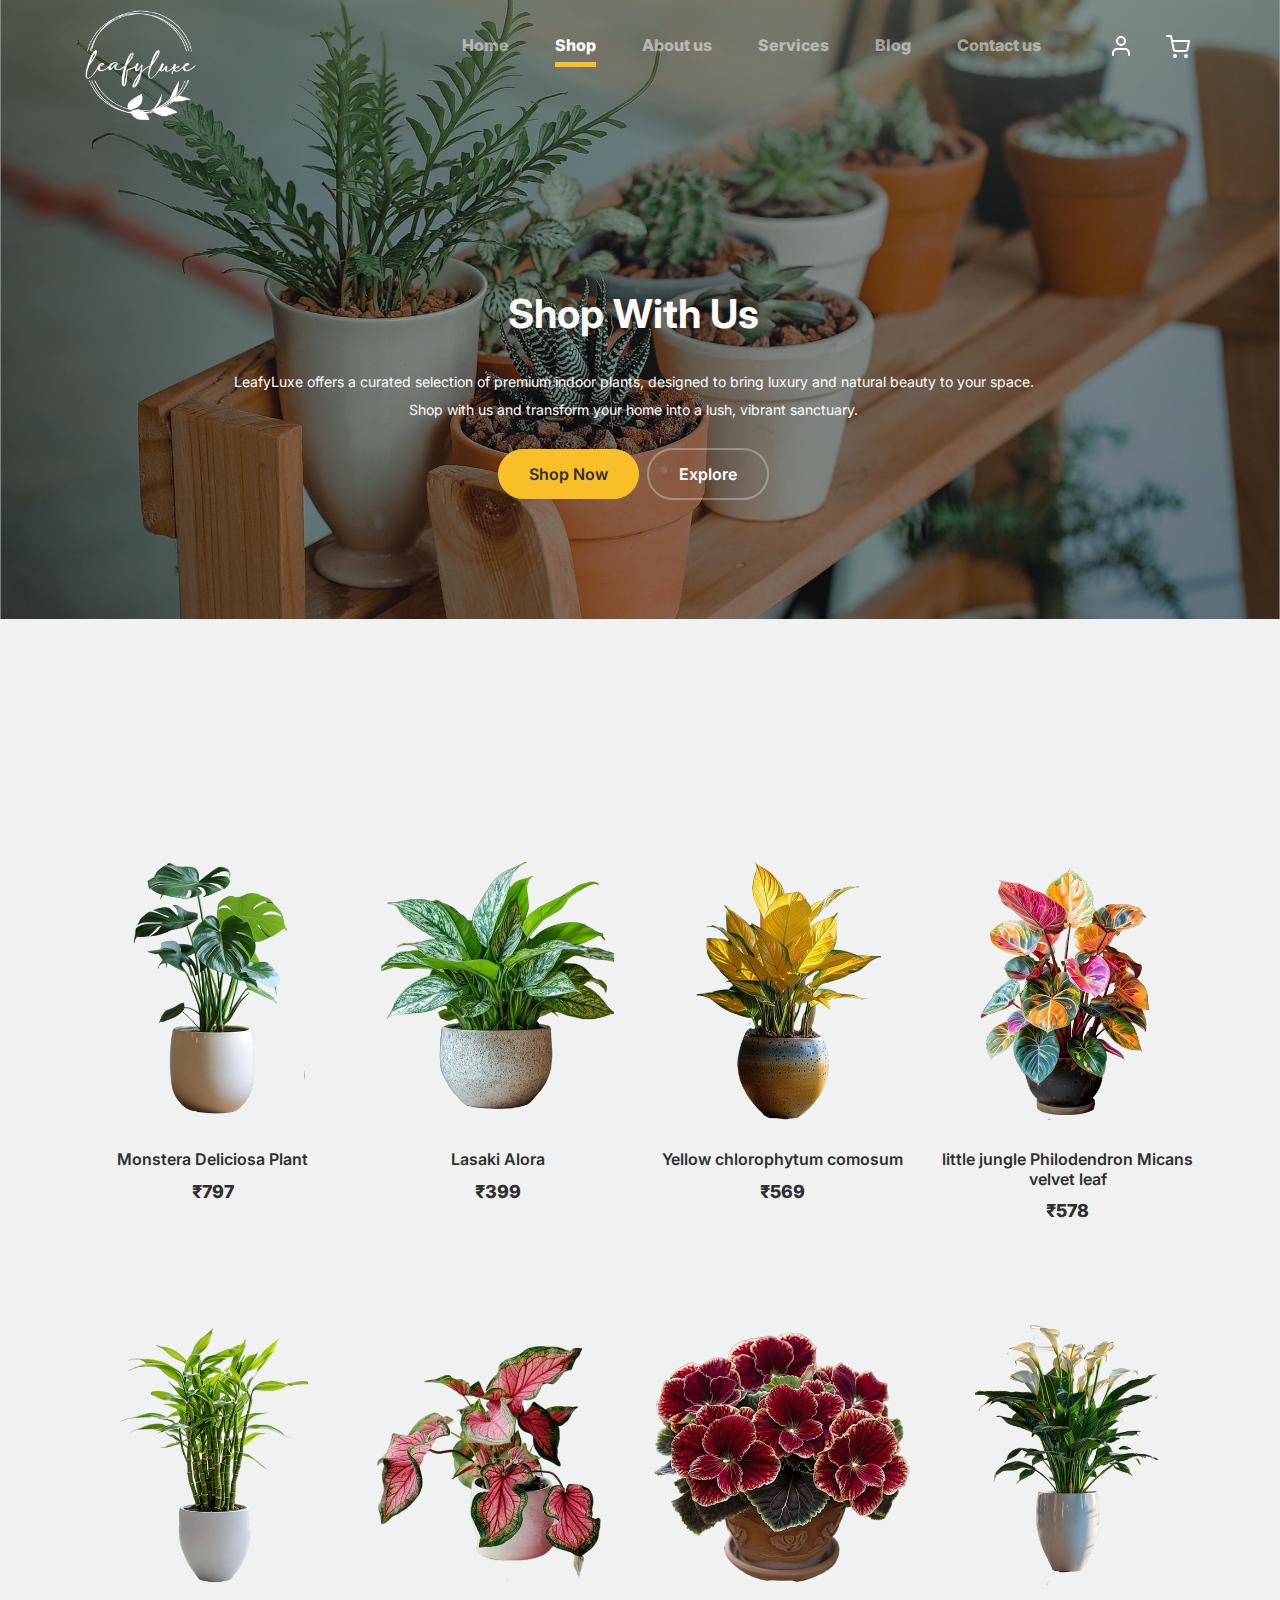
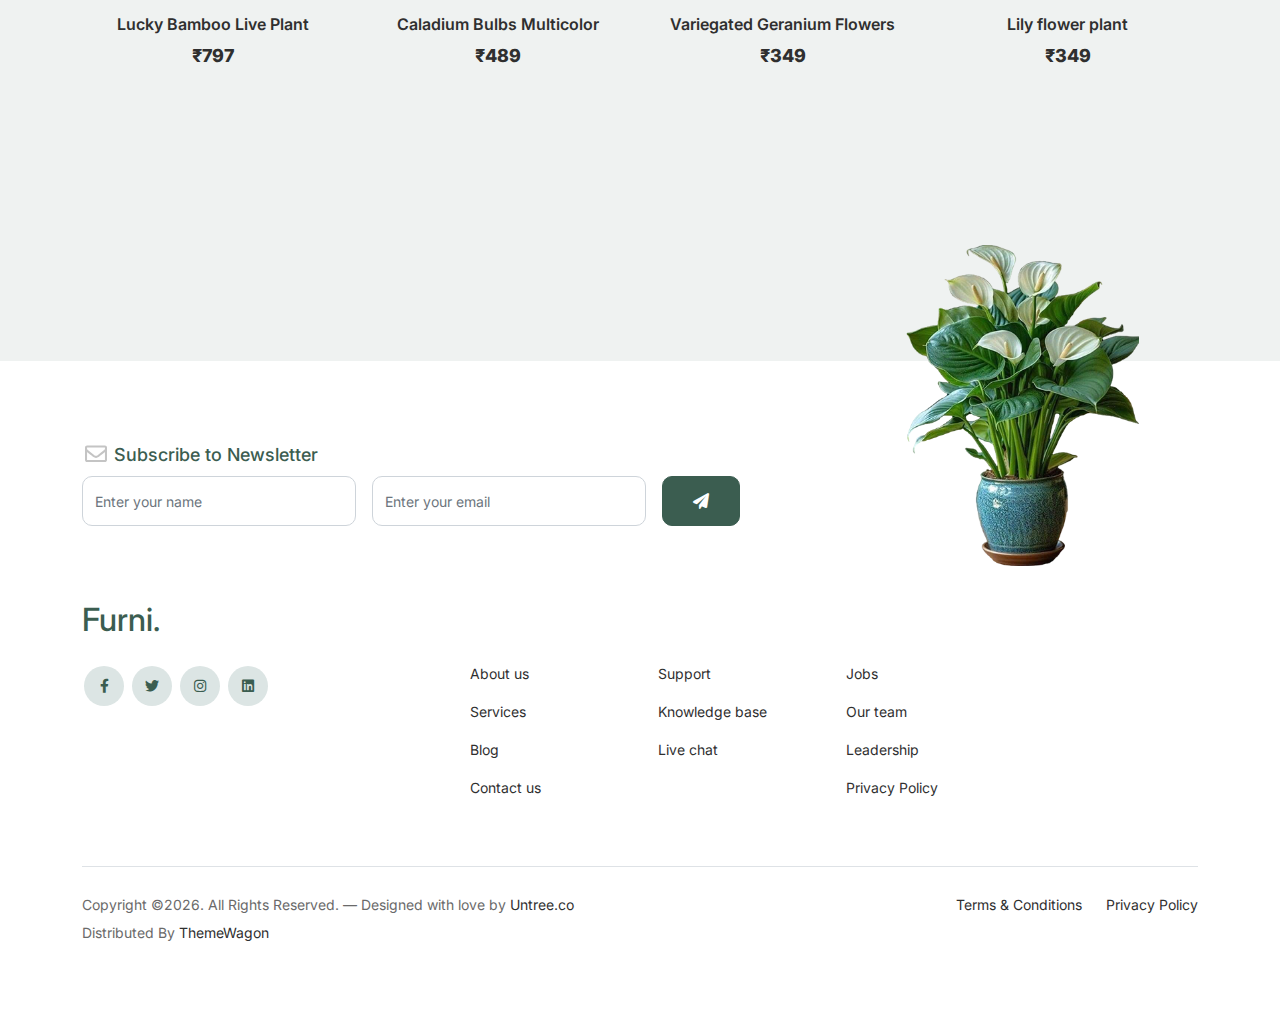
<file: shop.html>
<!-- /*
* Bootstrap 5
* Template Name: Furni
* Template Author: Untree.co
* Template URI: https://untree.co/
* License: https://creativecommons.org/licenses/by/3.0/
*/ -->
<!doctype html>
<html lang="en">
<head>
  <meta charset="utf-8">
  <meta name="viewport" content="width=device-width, initial-scale=1, shrink-to-fit=no">
  <meta name="author" content="Untree.co">
  <link rel="shortcut icon" href="favicon.png">

  <meta name="description" content="" />
  <meta name="keywords" content="bootstrap, bootstrap4" />

		<!-- Bootstrap CSS -->
		<link href="css/bootstrap.min.css" rel="stylesheet">
		<link href="https://cdnjs.cloudflare.com/ajax/libs/font-awesome/6.0.0-beta3/css/all.min.css" rel="stylesheet">
		<link href="css/tiny-slider.css" rel="stylesheet">
		<link href="css/style.css" rel="stylesheet">
		<title>Furni Free Bootstrap 5 Template for Furniture and Interior Design Websites by Untree.co </title>
	</head>

	<body>

		<!-- Start Header/Navigation -->
		<nav class="custom-navbar navbar navbar navbar-expand-md navbar-dark bg-dark" arial-label="Furni navigation bar">

			<div class="container">
				<a class="navbar-brand" href="index.html"><img src="images/logo-01-01-01.png" class="logo"></a>

				<button class="navbar-toggler" type="button" data-bs-toggle="collapse" data-bs-target="#navbarsFurni" aria-controls="navbarsFurni" aria-expanded="false" aria-label="Toggle navigation">
					<span class="navbar-toggler-icon"></span>
				</button>

				<div class="collapse navbar-collapse" id="navbarsFurni">
					<ul class="custom-navbar-nav navbar-nav ms-auto mb-2 mb-md-0">
						<li class="nav-item ">
							<a class="nav-link" href="index.html">Home</a>
						</li>
						<li class="active"><a class="nav-link" href="shop.html">Shop</a></li>
						<li><a class="nav-link" href="about.html">About us</a></li>
						<li><a class="nav-link" href="services.html">Services</a></li>
						<li><a class="nav-link" href="blog.html">Blog</a></li>
						<li><a class="nav-link" href="contact.html">Contact us</a></li>
					</ul>

					<ul class="custom-navbar-cta navbar-nav mb-2 mb-md-0 ms-5">
						<li><a class="nav-link" href="#"><img src="images/user.svg"></a></li>
						<li><a class="nav-link" href="cart.html"><img src="images/cart.svg"></a></li>
					</ul>
				</div>
			</div>
				
		</nav>
		<!-- End Header/Navigation -->

		<!-- Start Hero Section -->
			<div class="hero">
				<img src="images/couch-3.png" class="main-img">
				<div class="container">
					<div class="row justify-content-between">
						<div class="col-lg-5">
							<div class="intro-excerpt-2">
								<h1>Shop With Us</h1>
								<p class="mb-4">LeafyLuxe offers a curated selection of premium indoor plants, designed to bring luxury and natural beauty to your space.<br/> Shop with us and transform your home into a lush, vibrant sanctuary.</p>
								<p><a href="" class="btn btn-secondary me-2">Shop Now</a><a href="#" class="btn btn-white-outline">Explore</a></p>
							</div>
						</div>
						<div class="col-lg-7">
							
						</div>
					</div>
				</div>
			</div>
		<!-- End Hero Section -->

		

		<div class="untree_co-section product-section before-footer-section">
		    <div class="container">
		      	<div class="row">

		      		<!-- Start Column 1 -->
					<div class="col-12 col-md-4 col-lg-3 mb-5">
						<a class="product-item" href="#">
							<img src="images/shop.png" class="img-fluid product-thumbnail">
							<h3 class="product-title">Monstera Deliciosa Plant</h3>
							<strong class="product-price">₹797</strong>

							<span class="icon-cross">
								<img src="images/cross.svg" class="img-fluid">
							</span>
						</a>
					</div> 
					<!-- End Column 1 -->
						
					<!-- Start Column 2 -->
					<div class="col-12 col-md-4 col-lg-3 mb-5">
						<a class="product-item" href="#">
							<img src="images/shop2.png" class="img-fluid product-thumbnail">
							<h3 class="product-title">Lasaki Alora</h3>
							<strong class="product-price">₹399</strong>

							<span class="icon-cross">
								<img src="images/cross.svg" class="img-fluid">
							</span>
						</a>
					</div> 
					<!-- End Column 2 -->

					<!-- Start Column 3 -->
					<div class="col-12 col-md-4 col-lg-3 mb-5">
						<a class="product-item" href="#">
							<img src="images/shop3.png" class="img-fluid product-thumbnail">
							<h3 class="product-title">Yellow chlorophytum comosum</h3>
							<strong class="product-price">₹569</strong>

							<span class="icon-cross">
								<img src="images/cross.svg" class="img-fluid">
							</span>
						</a>
					</div>
					<!-- End Column 3 -->

					<!-- Start Column 4 -->
					<div class="col-12 col-md-4 col-lg-3 mb-5">
						<a class="product-item" href="#">
							<img src="images/shop4.png" class="img-fluid product-thumbnail">
							<h3 class="product-title">little jungle Philodendron Micans <br/>velvet leaf</h3>
							<strong class="product-price">₹578</strong>

							<span class="icon-cross">
								<img src="images/cross.svg" class="img-fluid">
							</span>
						</a>
					</div>
					<!-- End Column 4 -->


					<!-- Start Column 1 -->
					<div class="col-12 col-md-4 col-lg-3 mb-5">
						<a class="product-item" href="#">
							<img src="images/shop5.png" class="img-fluid product-thumbnail">
							<h3 class="product-title">Lucky Bamboo Live Plant</h3>
							<strong class="product-price">₹797</strong>

							<span class="icon-cross">
								<img src="images/cross.svg" class="img-fluid">
							</span>
						</a>
					</div> 
					<!-- End Column 1 -->
						
					<!-- Start Column 2 -->
					<div class="col-12 col-md-4 col-lg-3 mb-5">
						<a class="product-item" href="#">
							<img src="images/shop6.png" class="img-fluid product-thumbnail">
							<h3 class="product-title">Caladium Bulbs Multicolor</h3>
							<strong class="product-price">₹489</strong>

							<span class="icon-cross">
								<img src="images/cross.svg" class="img-fluid">
							</span>
						</a>
					</div> 
					<!-- End Column 2 -->

					<!-- Start Column 3 -->
					<div class="col-12 col-md-4 col-lg-3 mb-5">
						<a class="product-item" href="#">
							<img src="images/shop7.png" class="img-fluid product-thumbnail">
							<h3 class="product-title">Variegated Geranium Flowers</h3>
							<strong class="product-price">₹349</strong>

							<span class="icon-cross">
								<img src="images/cross.svg" class="img-fluid">
							</span>
						</a>
					</div>
					<!-- End Column 3 -->

					<!-- Start Column 4 -->
					<div class="col-12 col-md-4 col-lg-3 mb-5">
						<a class="product-item" href="#">
							<img src="images/shop8.png" class="img-fluid product-thumbnail">
							<h3 class="product-title">Lily flower plant</h3>
							<strong class="product-price">₹349</strong>

							<span class="icon-cross">
								<img src="images/cross.svg" class="img-fluid">
							</span>
						</a>
					</div>
					<!-- End Column 4 -->

		      	</div>
		    </div>
		</div>


		<!-- Start Footer Section -->
		<footer class="footer-section">
			<div class="container relative">

				<div class="sofa-img">
					<img src="images/PLANT.png" alt="Image" class="img-fluid">
				</div>

				<div class="row">
					<div class="col-lg-8">
						<div class="subscription-form">
							<h3 class="d-flex align-items-center"><span class="me-1"><img src="images/envelope-outline.svg" alt="Image" class="img-fluid"></span><span>Subscribe to Newsletter</span></h3>

							<form action="#" class="row g-3">
								<div class="col-auto">
									<input type="text" class="form-control" placeholder="Enter your name">
								</div>
								<div class="col-auto">
									<input type="email" class="form-control" placeholder="Enter your email">
								</div>
								<div class="col-auto">
									<button class="btn btn-primary">
										<span class="fa fa-paper-plane"></span>
									</button>
								</div>
							</form>

						</div>
					</div>
				</div>

				<div class="row g-5 mb-5">
					<div class="col-lg-4">
						<div class="mb-4 footer-logo-wrap"><a href="#" class="footer-logo">Furni<span>.</span></a></div>
						

						<ul class="list-unstyled custom-social">
							<li><a href="#"><span class="fa fa-brands fa-facebook-f"></span></a></li>
							<li><a href="#"><span class="fa fa-brands fa-twitter"></span></a></li>
							<li><a href="#"><span class="fa fa-brands fa-instagram"></span></a></li>
							<li><a href="#"><span class="fa fa-brands fa-linkedin"></span></a></li>
						</ul>
					</div>

					<div class="col-lg-8">
						<div class="row links-wrap">
							<div class="col-6 col-sm-6 col-md-3">
								<ul class="list-unstyled">
									<li><a href="#">About us</a></li>
									<li><a href="#">Services</a></li>
									<li><a href="#">Blog</a></li>
									<li><a href="#">Contact us</a></li>
								</ul>
							</div>

							<div class="col-6 col-sm-6 col-md-3">
								<ul class="list-unstyled">
									<li><a href="#">Support</a></li>
									<li><a href="#">Knowledge base</a></li>
									<li><a href="#">Live chat</a></li>
								</ul>
							</div>

							<div class="col-6 col-sm-6 col-md-3">
								<ul class="list-unstyled">
									<li><a href="#">Jobs</a></li>
									<li><a href="#">Our team</a></li>
									<li><a href="#">Leadership</a></li>
									<li><a href="#">Privacy Policy</a></li>
								</ul>
							</div>

							
						</div>
					</div>

				</div>

				<div class="border-top copyright">
					<div class="row pt-4">
						<div class="col-lg-6">
							<p class="mb-2 text-center text-lg-start">Copyright &copy;<script>document.write(new Date().getFullYear());</script>. All Rights Reserved. &mdash; Designed with love by <a href="https://untree.co">Untree.co</a>  Distributed By <a href="https://themewagon.com">ThemeWagon</a> <!-- License information: https://untree.co/license/ -->
            </p>
						</div>

						<div class="col-lg-6 text-center text-lg-end">
							<ul class="list-unstyled d-inline-flex ms-auto">
								<li class="me-4"><a href="#">Terms &amp; Conditions</a></li>
								<li><a href="#">Privacy Policy</a></li>
							</ul>
						</div>

					</div>
				</div>

			</div>
		</footer>
		<!-- End Footer Section -->	


		<script src="js/bootstrap.bundle.min.js"></script>
		<script src="js/tiny-slider.js"></script>
		<script src="js/custom.js"></script>
	</body>

</html>
</file>
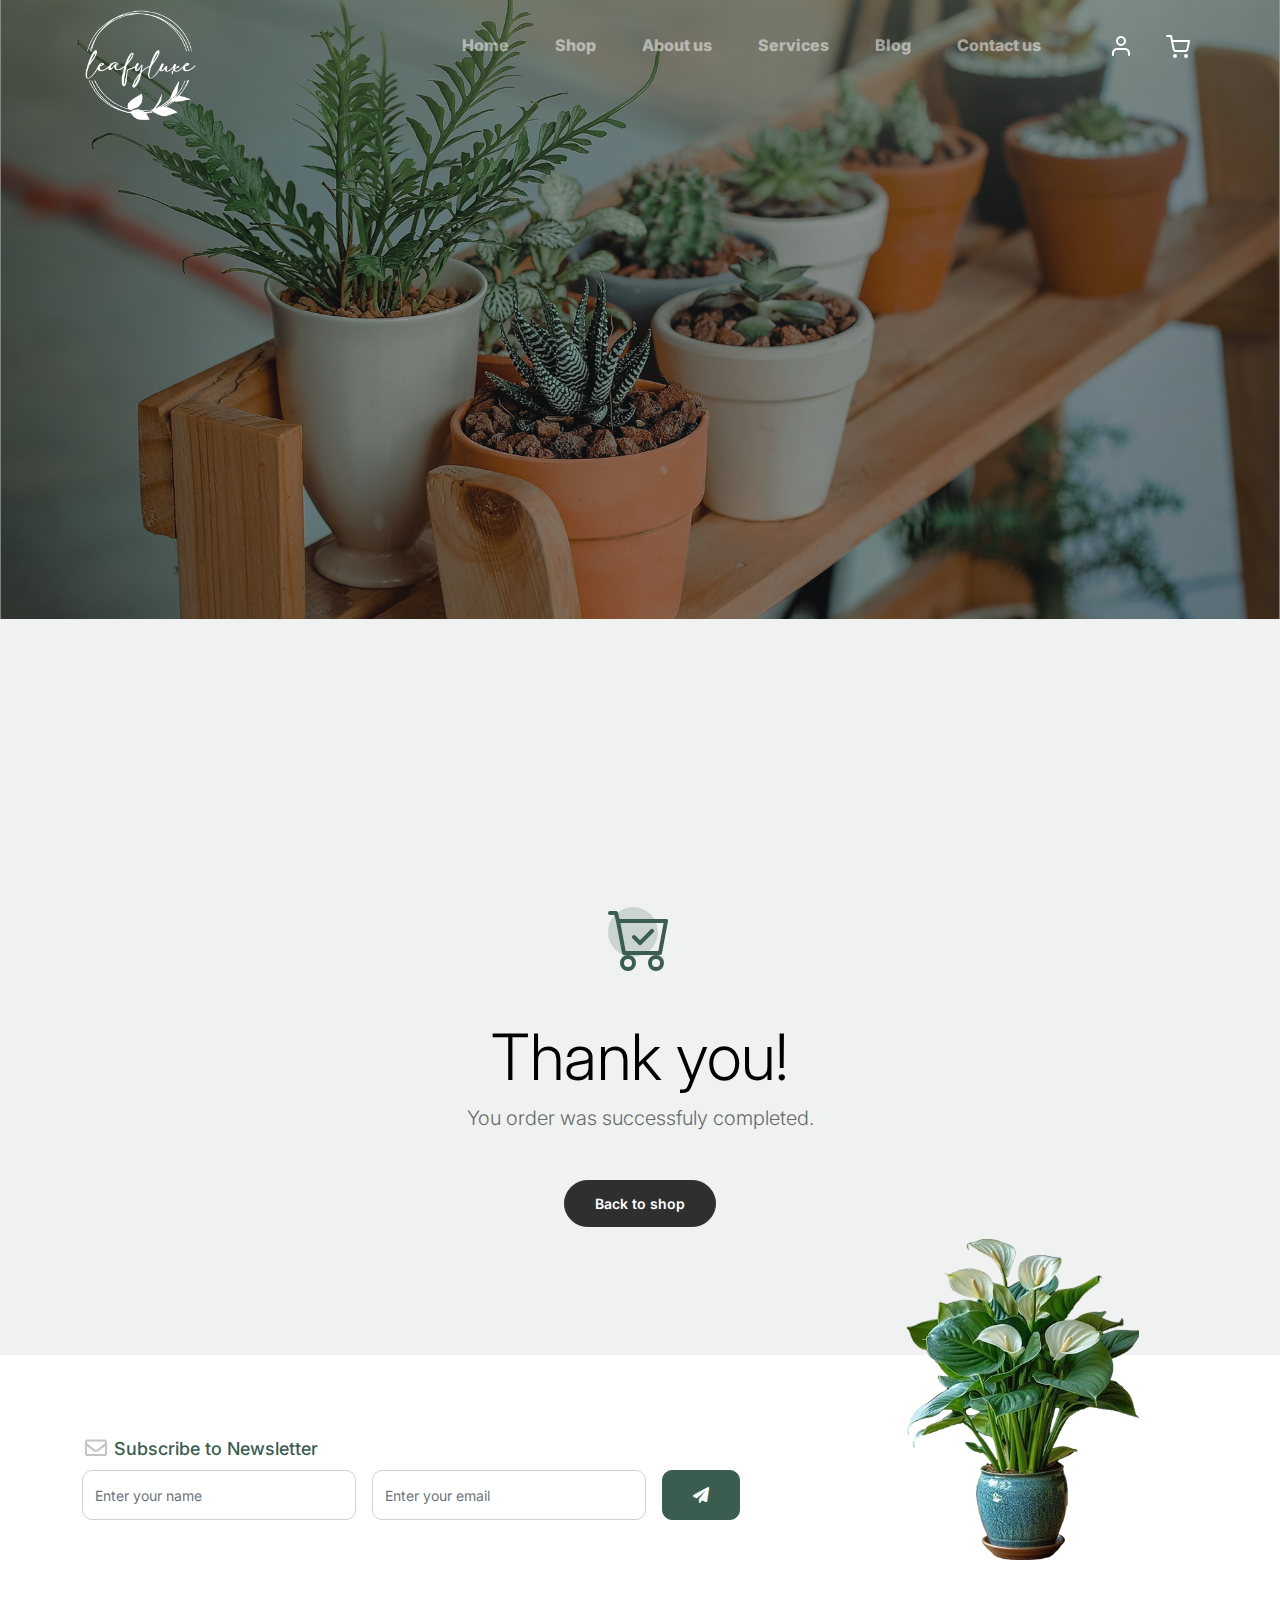
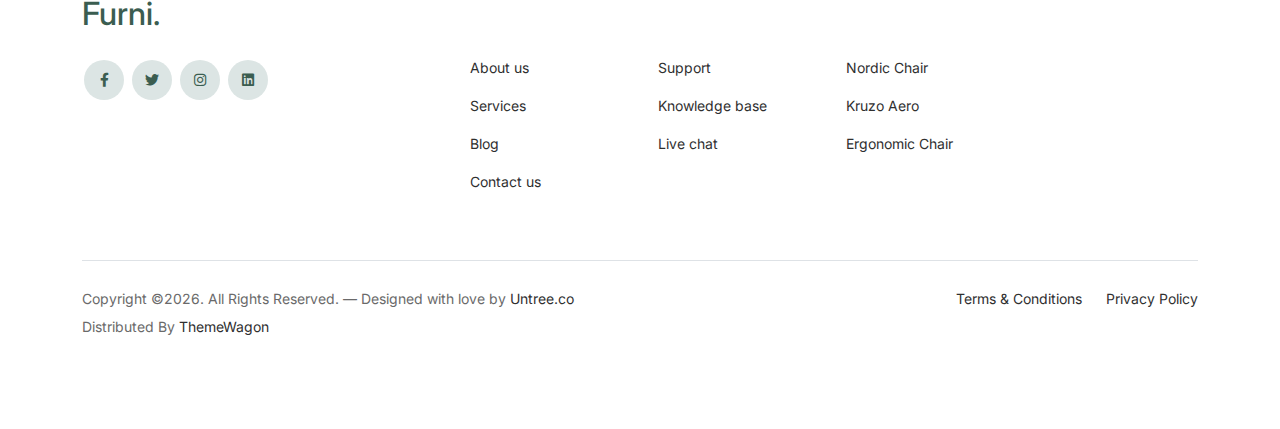
<file: thankyou.html>
<!-- /*
* Bootstrap 5
* Template Name: Furni
* Template Author: Untree.co
* Template URI: https://untree.co/
* License: https://creativecommons.org/licenses/by/3.0/
*/ -->
<!doctype html>
<html lang="en">
<head>
  <meta charset="utf-8">
  <meta name="viewport" content="width=device-width, initial-scale=1, shrink-to-fit=no">
  <meta name="author" content="Untree.co">
  <link rel="shortcut icon" href="favicon.png">

  <meta name="description" content="" />
  <meta name="keywords" content="bootstrap, bootstrap4" />

		<!-- Bootstrap CSS -->
		<link href="css/bootstrap.min.css" rel="stylesheet">
		<link href="https://cdnjs.cloudflare.com/ajax/libs/font-awesome/6.0.0-beta3/css/all.min.css" rel="stylesheet">
		<link href="css/tiny-slider.css" rel="stylesheet">
		<link href="css/style.css" rel="stylesheet">
		<title>Furni Free Bootstrap 5 Template for Furniture and Interior Design Websites by Untree.co </title>
	</head>

	<body>

		<!-- Start Header/Navigation -->
		<nav class="custom-navbar navbar navbar navbar-expand-md navbar-dark bg-dark" arial-label="Furni navigation bar">

			<div class="container">
				<a class="navbar-brand" href="index.html"><img src="images/logo-01-01-01.png" class="logo"></a>

				<button class="navbar-toggler" type="button" data-bs-toggle="collapse" data-bs-target="#navbarsFurni" aria-controls="navbarsFurni" aria-expanded="false" aria-label="Toggle navigation">
					<span class="navbar-toggler-icon"></span>
				</button>

				<div class="collapse navbar-collapse" id="navbarsFurni">
					<ul class="custom-navbar-nav navbar-nav ms-auto mb-2 mb-md-0">
						<li class="nav-item ">
							<a class="nav-link" href="index.html">Home</a>
						</li>
						<li><a class="nav-link" href="shop.html">Shop</a></li>
						<li><a class="nav-link" href="about.html">About us</a></li>
						<li><a class="nav-link" href="services.html">Services</a></li>
						<li><a class="nav-link" href="blog.html">Blog</a></li>
						<li><a class="nav-link" href="contact.html">Contact us</a></li>
					</ul>

					<ul class="custom-navbar-cta navbar-nav mb-2 mb-md-0 ms-5">
						<li><a class="nav-link" href="#"><img src="images/user.svg"></a></li>
						<li><a class="nav-link" href="cart.html"><img src="images/cart.svg"></a></li>
					</ul>
				</div>
			</div>
				
		</nav>
		<!-- End Header/Navigation -->

		<!-- Start Hero Section -->
			<div class="hero">
				<img src="images/couch-3.png" class="main-img">
				
			</div>
		<!-- End Hero Section -->

		

		<div class="untree_co-section">
    <div class="container">
      <div class="row">
        <div class="col-md-12 text-center pt-5">
          <span class="display-3 thankyou-icon text-primary">
            <svg width="1em" height="1em" viewBox="0 0 16 16" class="bi bi-cart-check mb-5" fill="currentColor" xmlns="http://www.w3.org/2000/svg">
              <path fill-rule="evenodd" d="M11.354 5.646a.5.5 0 0 1 0 .708l-3 3a.5.5 0 0 1-.708 0l-1.5-1.5a.5.5 0 1 1 .708-.708L8 8.293l2.646-2.647a.5.5 0 0 1 .708 0z"/>
              <path fill-rule="evenodd" d="M0 1.5A.5.5 0 0 1 .5 1H2a.5.5 0 0 1 .485.379L2.89 3H14.5a.5.5 0 0 1 .491.592l-1.5 8A.5.5 0 0 1 13 12H4a.5.5 0 0 1-.491-.408L2.01 3.607 1.61 2H.5a.5.5 0 0 1-.5-.5zM3.102 4l1.313 7h8.17l1.313-7H3.102zM5 12a2 2 0 1 0 0 4 2 2 0 0 0 0-4zm7 0a2 2 0 1 0 0 4 2 2 0 0 0 0-4zm-7 1a1 1 0 1 0 0 2 1 1 0 0 0 0-2zm7 0a1 1 0 1 0 0 2 1 1 0 0 0 0-2z"/>
            </svg>
          </span>
          <h2 class="display-3 text-black">Thank you!</h2>
          <p class="lead mb-5">You order was successfuly completed.</p>
          <p><a href="shop.html" class="btn btn-sm btn-outline-black">Back to shop</a></p>
        </div>
      </div>
    </div>
  </div>

		<!-- Start Footer Section -->
		<footer class="footer-section">
			<div class="container relative">

				<div class="sofa-img">
					<img src="images/PLANT.png" alt="Image" class="img-fluid">
				</div>

				<div class="row">
					<div class="col-lg-8">
						<div class="subscription-form">
							<h3 class="d-flex align-items-center"><span class="me-1"><img src="images/envelope-outline.svg" alt="Image" class="img-fluid"></span><span>Subscribe to Newsletter</span></h3>

							<form action="#" class="row g-3">
								<div class="col-auto">
									<input type="text" class="form-control" placeholder="Enter your name">
								</div>
								<div class="col-auto">
									<input type="email" class="form-control" placeholder="Enter your email">
								</div>
								<div class="col-auto">
									<button class="btn btn-primary">
										<span class="fa fa-paper-plane"></span>
									</button>
								</div>
							</form>

						</div>
					</div>
				</div>

				<div class="row g-5 mb-5">
					<div class="col-lg-4">
						<div class="mb-4 footer-logo-wrap"><a href="#" class="footer-logo">Furni<span>.</span></a></div>
						

						<ul class="list-unstyled custom-social">
							<li><a href="#"><span class="fa fa-brands fa-facebook-f"></span></a></li>
							<li><a href="#"><span class="fa fa-brands fa-twitter"></span></a></li>
							<li><a href="#"><span class="fa fa-brands fa-instagram"></span></a></li>
							<li><a href="#"><span class="fa fa-brands fa-linkedin"></span></a></li>
						</ul>
					</div>

					<div class="col-lg-8">
						<div class="row links-wrap">
							<div class="col-6 col-sm-6 col-md-3">
								<ul class="list-unstyled">
									<li><a href="#">About us</a></li>
									<li><a href="#">Services</a></li>
									<li><a href="#">Blog</a></li>
									<li><a href="#">Contact us</a></li>
								</ul>
							</div>

							<div class="col-6 col-sm-6 col-md-3">
								<ul class="list-unstyled">
									<li><a href="#">Support</a></li>
									<li><a href="#">Knowledge base</a></li>
									<li><a href="#">Live chat</a></li>
								</ul>
							</div>

							

							<div class="col-6 col-sm-6 col-md-3">
								<ul class="list-unstyled">
									<li><a href="#">Nordic Chair</a></li>
									<li><a href="#">Kruzo Aero</a></li>
									<li><a href="#">Ergonomic Chair</a></li>
								</ul>
							</div>
						</div>
					</div>

				</div>

				<div class="border-top copyright">
					<div class="row pt-4">
						<div class="col-lg-6">
							<p class="mb-2 text-center text-lg-start">Copyright &copy;<script>document.write(new Date().getFullYear());</script>. All Rights Reserved. &mdash; Designed with love by <a href="https://untree.co">Untree.co</a> Distributed By <a href="https://themewagon.com">ThemeWagon</a> <!-- License information: https://untree.co/license/ -->
            </p>
						</div>

						<div class="col-lg-6 text-center text-lg-end">
							<ul class="list-unstyled d-inline-flex ms-auto">
								<li class="me-4"><a href="#">Terms &amp; Conditions</a></li>
								<li><a href="#">Privacy Policy</a></li>
							</ul>
						</div>

					</div>
				</div>

			</div>
		</footer>
		<!-- End Footer Section -->	


		<script src="js/bootstrap.bundle.min.js"></script>
		<script src="js/tiny-slider.js"></script>
		<script src="js/custom.js"></script>
	</body>

</html>
</file>
<file: css/tiny-slider.css>
.tns-outer{padding:0 !important}.tns-outer [hidden]{display:none !important}.tns-outer [aria-controls],.tns-outer [data-action]{cursor:pointer}.tns-slider{-webkit-transition:all 0s;-moz-transition:all 0s;transition:all 0s}.tns-slider>.tns-item{-webkit-box-sizing:border-box;-moz-box-sizing:border-box;box-sizing:border-box}.tns-horizontal.tns-subpixel{white-space:nowrap}.tns-horizontal.tns-subpixel>.tns-item{display:inline-block;vertical-align:top;white-space:normal}.tns-horizontal.tns-no-subpixel:after{content:'';display:table;clear:both}.tns-horizontal.tns-no-subpixel>.tns-item{float:left}.tns-horizontal.tns-carousel.tns-no-subpixel>.tns-item{margin-right:-100%}.tns-no-calc{position:relative;left:0}.tns-gallery{position:relative;left:0;min-height:1px}.tns-gallery>.tns-item{position:absolute;left:-100%;-webkit-transition:transform 0s, opacity 0s;-moz-transition:transform 0s, opacity 0s;transition:transform 0s, opacity 0s}.tns-gallery>.tns-slide-active{position:relative;left:auto !important}.tns-gallery>.tns-moving{-webkit-transition:all 0.25s;-moz-transition:all 0.25s;transition:all 0.25s}.tns-autowidth{display:inline-block}.tns-lazy-img{-webkit-transition:opacity 0.6s;-moz-transition:opacity 0.6s;transition:opacity 0.6s;opacity:0.6}.tns-lazy-img.tns-complete{opacity:1}.tns-ah{-webkit-transition:height 0s;-moz-transition:height 0s;transition:height 0s}.tns-ovh{overflow:hidden}.tns-visually-hidden{position:absolute;left:-10000em}.tns-transparent{opacity:0;visibility:hidden}.tns-fadeIn{opacity:1;filter:alpha(opacity=100);z-index:0}.tns-normal,.tns-fadeOut{opacity:0;filter:alpha(opacity=0);z-index:-1}.tns-vpfix{white-space:nowrap}.tns-vpfix>div,.tns-vpfix>li{display:inline-block}.tns-t-subp2{margin:0 auto;width:310px;position:relative;height:10px;overflow:hidden}.tns-t-ct{width:2333.3333333%;width:-webkit-calc(100% * 70 / 3);width:-moz-calc(100% * 70 / 3);width:calc(100% * 70 / 3);position:absolute;right:0}.tns-t-ct:after{content:'';display:table;clear:both}.tns-t-ct>div{width:1.4285714%;width:-webkit-calc(100% / 70);width:-moz-calc(100% / 70);width:calc(100% / 70);height:10px;float:left}

/*# sourceMappingURL=sourcemaps/tiny-slider.css.map */
</file>
<file: css/style.css>
/*
* Template Name: UntreeStore
* Template Author: Untree.co
* Author URI: https://untree.co/
* License: https://creativecommons.org/licenses/by/3.0/
*/
@import url("https://fonts.googleapis.com/css2?family=Inter:wght@400;500;600;700;800&display=swap");
body {
  overflow-x: hidden;
  position: relative; }

body {
  font-family: "Inter", sans-serif;
  font-weight: 400;
  line-height: 28px;
  color: #6a6a6a;
  font-size: 14px;
  background-color: #eff2f1; }

a {
  text-decoration: none;
  -webkit-transition: .3s all ease;
  -o-transition: .3s all ease;
  transition: .3s all ease;
  color: #2f2f2f;
  text-decoration: underline; }
  a:hover {
    color: #2f2f2f;
    text-decoration: none; }
  a.more {
    font-weight: 600; }

.custom-navbar {
  background: transparent !important;
  height: 90px;
  //backdrop-filter: blur(9px);
  position: relative;
  z-index: 100;
  padding-top: 20px;
  padding-bottom: 20px; }
  .custom-navbar .navbar-brand {
    font-size: 32px;
    font-weight: 600; }
    .custom-navbar .navbar-brand > span {
      opacity: .4; }
  .custom-navbar .navbar-toggler {
    border-color: transparent; }
    .custom-navbar .navbar-toggler:active, .custom-navbar .navbar-toggler:focus {
      -webkit-box-shadow: none;
      box-shadow: none;
      outline: none; }
  @media (min-width: 992px) {
    .custom-navbar .custom-navbar-nav li {
      margin-left: 15px;
      margin-right: 15px; } }
  .custom-navbar .custom-navbar-nav li a {
    font-weight: 800;
    font-size: 16px;
    color: #fdfcfc !important;
    
    opacity: .5;
    -webkit-transition: .3s all ease;
    -o-transition: .3s all ease;
    transition: .3s all ease;
    position: relative; }
    @media (min-width: 768px) {
      .custom-navbar .custom-navbar-nav li a:before {
        content: "";
        position: absolute;
        bottom: 0;
        left: 8px;
        right: 8px;
        background: #f9bf29;
        height: 5px;
        opacity: 1;
        visibility: visible;
        width: 0;
        -webkit-transition: .15s all ease-out;
        -o-transition: .15s all ease-out;
        transition: .15s all ease-out; } }
    .custom-navbar .custom-navbar-nav li a:hover {
      opacity: 1; }
      .custom-navbar .custom-navbar-nav li a:hover:before {
        width: calc(100% - 16px); }
  .custom-navbar .custom-navbar-nav li.active a {
    opacity: 1; }
    .custom-navbar .custom-navbar-nav li.active a:before {
      width: calc(100% - 16px); }
  .custom-navbar .custom-navbar-cta {
    margin-left: 0 !important;
    -webkit-box-orient: horizontal;
    -webkit-box-direction: normal;
    -ms-flex-direction: row;
    flex-direction: row; }
    @media (min-width: 768px) {
      .custom-navbar .custom-navbar-cta {
        margin-left: 40px !important; } }
    .custom-navbar .custom-navbar-cta li {
      margin-left: 0px;
      margin-right: 0px; }
      .custom-navbar .custom-navbar-cta li:first-child {
        margin-right: 20px; }

.hero {
  width: 100%;
  
  
  padding: calc(4rem - 30px) 0 0rem 0; }

  .main-img{
    width: 100%;
    position: relative;
    margin-top: -190px;
  }


  @media (min-width: 768px) {
    .hero {
      padding: calc(4rem - 30px) 0 4rem 0; } }
  @media (min-width: 992px) {
    .hero {
      padding: calc(8rem - 30px) 0 8rem 0; } }
  .hero .intro-excerpt {
    position: absolute;
    top: 6%;
    left: 10%;
    z-index: 4; }

    .logo{
      width: 60%;
      margin-top: 40px;
    }


    .hero .intro-excerpt-2 {
      position: absolute;
      
      width: 65%;
      top: 11%;
      left: 17%;
      text-align: center;
      
      z-index: 4; }



    @media (min-width: 992px) {
      .hero .intro-excerpt {
        max-width: 450px; } }
  .hero h1 {
    font-weight: 700;
    color: #fdfafa;
    text-shadow: 0px 0px 0px 5px black;
    margin-bottom: 30px; }
    @media (min-width: 1400px) {
      .hero h1 {
        font-size: 54px; } }
  .hero p {
    color: white;
    margin-botom: 30px; }
  .hero .hero-img-wrap {
    position: relative; }
    .hero .hero-img-wrap img {
      position: relative;
      top: 0px;
      right: 0px;
      z-index: 2;
      max-width: 780px;
      left: -20px; }


      @media (min-width: 768px) {
        .hero .hero-img-wrap img {
          right: 0px;
          left: -100px; } }
      @media (min-width: 992px) {
        .hero .hero-img-wrap img {
          left: 0px;
          top: -80px;
          position: absolute;
          right: -50px; } }
      @media (min-width: 1200px) {
        .hero .hero-img-wrap img {
          left: 0px;
          top: -80px;
          right: -100px; } }
    .hero .hero-img-wrap:after {
      content: "";
      position: absolute;
      width: 255px;
      height: 217px;
      background-image: url("../images/dots-light.svg");
      background-size: contain;
      background-repeat: no-repeat;
      right: -100px;
      top: -0px; }
      @media (min-width: 1200px) {
        .hero .hero-img-wrap:after {
          top: -40px; } }

.btn {
  font-weight: 600;
  padding: 12px 30px;
  border-radius: 30px;
  color: #ffffff;
  background: #2f2f2f;
  border-color: #2f2f2f; }
  .btn:hover {
    color: #ffffff;
    background: #222222;
    border-color: #222222; }
  .btn:active, .btn:focus {
    outline: none !important;
    -webkit-box-shadow: none;
    box-shadow: none; }
  .btn.btn-primary {
    background: #3b5d50;
    border-color: #3b5d50; }
    .btn.btn-primary:hover {
      background: #314d43;
      border-color: #314d43; }
  .btn.btn-secondary {
    color: #2f2f2f;
    background: #f9bf29;
    border-color: #f9bf29; }
    .btn.btn-secondary:hover {
      background: #f8b810;
      border-color: #f8b810; }
  .btn.btn-white-outline {
    background: transparent;
    border-width: 2px;
    border-color: rgba(255, 255, 255, 0.3); }
    .btn.btn-white-outline:hover {
      border-color: white;
      color: #ffffff; }

.section-title {
  color: #2f2f2f; }

.product-section {
  padding: 7rem 0; }


  .product-section .product-item {
    text-align: center;
    text-decoration: none;
    display: block;
    position: relative;
    padding-bottom: 50px;
    cursor: pointer; }

    .product-section .product-item .product-thumbnail {
      margin-bottom: 30px;
      position: relative;
      top: 0;
      -webkit-transition: .3s all ease;
      -o-transition: .3s all ease;
      transition: .3s all ease; }

    .product-section .product-item h3 {
      font-weight: 600;
      font-size: 16px; }

    .product-section .product-item strong {
      font-weight: 800 !important;
      font-size: 18px !important; }
    .product-section .product-item h3, .product-section .product-item strong {
      color: #2f2f2f;
      text-decoration: none; }
    .product-section .product-item .icon-cross {
      position: absolute;
      width: 35px;
      height: 35px;
      display: inline-block;
      background: #2f2f2f;
      bottom: 15px;
      left: 50%;
      -webkit-transform: translateX(-50%);
      -ms-transform: translateX(-50%);
      transform: translateX(-50%);
      margin-bottom: -17.5px;
      border-radius: 50%;
      opacity: 0;
      visibility: hidden;
      -webkit-transition: .3s all ease;
      -o-transition: .3s all ease;
      transition: .3s all ease; }


      .product-section .product-item .icon-cross img {
        position: absolute;
        left: 50%;
        top: 50%;
        -webkit-transform: translate(-50%, -50%);
        -ms-transform: translate(-50%, -50%);
        transform: translate(-50%, -50%); }
    .product-section .product-item:before {
      bottom: 0;
      left: 0;
      right: 0;
      position: absolute;
      content: "";
      background: #c4c8ad;
      height: 0%;
      z-index: -1;
      border-radius: 10px;
      -webkit-transition: .3s all ease;
      -o-transition: .3s all ease;
      transition: .3s all ease; }
    .product-section .product-item:hover .product-thumbnail {
      top: -25px; }
    .product-section .product-item:hover .icon-cross {
      bottom: 0;
      opacity: 1;
      visibility: visible; }
    .product-section .product-item:hover:before {
      height: 70%; }

.why-choose-section {
  padding: 7rem 0; }
  .why-choose-section .img-wrap {
    position: relative; }

    .why-choose-section .img-wrap:before {
      position: absolute;
      content: "";
      width: 255px;
      height: 217px;
      background-image: url("../images/dots-green.svg");
      background-repeat: no-repeat;
      background-size: contain;
      -webkit-transform: translate(-40%, -40%);
      -ms-transform: translate(-40%, -40%);
      transform: translate(-40%, -40%);
      z-index: -1; }
    .why-choose-section .img-wrap img {
      border-radius: 20px; }

.feature {
  margin-bottom: 30px; }
  .feature .icon {
    display: inline-block;
    position: relative;
    margin-bottom: 20px; }
    .feature .icon:before {
      content: "";
      width: 33px;
      height: 33px;
      position: absolute;
      background: rgba(59, 93, 80, 0.2);
      border-radius: 50%;
      right: -8px;
      bottom: 0; }
  .feature h3 {
    font-size: 14px;
    color: #2f2f2f; }
  .feature p {
    font-size: 14px;
    line-height: 22px;
    color: #6a6a6a; }

.we-help-section {
  padding: 7rem 0; }
  .we-help-section .imgs-grid {
    display: -ms-grid;
    display: grid;
    -ms-grid-columns: (1fr)[27];
    grid-template-columns: repeat(27, 1fr);
    position: relative; }
    .we-help-section .imgs-grid:before {
      position: absolute;
      content: "";
      width: 255px;
      height: 217px;
      background-image: url("../images/dots-green.svg");
      background-size: contain;
      background-repeat: no-repeat;
      -webkit-transform: translate(-40%, -40%);
      -ms-transform: translate(-40%, -40%);
      transform: translate(-40%, -40%);
      z-index: -1; }
    .we-help-section .imgs-grid .grid {
      position: relative; }
      .we-help-section .imgs-grid .grid img {
        border-radius: 20px;
        max-width: 100%; }
      .we-help-section .imgs-grid .grid.grid-1 {
        -ms-grid-column: 1;
        -ms-grid-column-span: 18;
        grid-column: 1 / span 18;
        -ms-grid-row: 1;
        -ms-grid-row-span: 27;
        grid-row: 1 / span 27; }
      .we-help-section .imgs-grid .grid.grid-2 {
        -ms-grid-column: 19;
        -ms-grid-column-span: 27;
        grid-column: 19 / span 27;
        -ms-grid-row: 1;
        -ms-grid-row-span: 5;
        grid-row: 1 / span 5;
        padding-left: 20px; }
      .we-help-section .imgs-grid .grid.grid-3 {
        -ms-grid-column: 14;
        -ms-grid-column-span: 16;
        grid-column: 14 / span 16;
        -ms-grid-row: 6;
        -ms-grid-row-span: 27;
        grid-row: 6 / span 27;
        padding-top: 20px; }

.custom-list {
  width: 100%; }
  .custom-list li {
    display: inline-block;
    width: calc(50% - 20px);
    margin-bottom: 12px;
    line-height: 1.5;
    position: relative;
    padding-left: 20px; }
    .custom-list li:before {
      content: "";
      width: 8px;
      height: 8px;
      border-radius: 50%;
      border: 2px solid #3b5d50;
      position: absolute;
      left: 0;
      top: 8px; }

.popular-product {
  padding: 0 0 7rem 0; }
  .popular-product .product-item-sm h3 {
    font-size: 14px;
    font-weight: 700;
    color: #2f2f2f; }
  .popular-product .product-item-sm a {
    text-decoration: none;
    color: #2f2f2f;
    -webkit-transition: .3s all ease;
    -o-transition: .3s all ease;
    transition: .3s all ease; }
    .popular-product .product-item-sm a:hover {
      color: rgba(47, 47, 47, 0.5); }
  .popular-product .product-item-sm p {
    line-height: 1.4;
    margin-bottom: 10px;
    font-size: 14px; }
  .popular-product .product-item-sm .thumbnail {
    margin-right: 10px;
    -webkit-box-flex: 0;
    -ms-flex: 0 0 120px;
    flex: 0 0 120px;
    position: relative; }
    .popular-product .product-item-sm .thumbnail:before {
      content: "";
      position: absolute;
      border-radius: 20px;
      background: #dce5e4;
      width: 98px;
      height: 98px;
      top: 50%;
      left: 50%;
      -webkit-transform: translate(-50%, -50%);
      -ms-transform: translate(-50%, -50%);
      transform: translate(-50%, -50%);
      z-index: -1; }

.testimonial-section {
  padding: 3rem 0 7rem 0; }

.testimonial-slider-wrap {
  position: relative; }
  .testimonial-slider-wrap .tns-inner {
    padding-top: 30px; }
  .testimonial-slider-wrap .item .testimonial-block blockquote {
    font-size: 16px; }
    @media (min-width: 768px) {
      .testimonial-slider-wrap .item .testimonial-block blockquote {
        line-height: 32px;
        font-size: 18px; } }
  .testimonial-slider-wrap .item .testimonial-block .author-info .author-pic {
    margin-bottom: 20px; }
    .testimonial-slider-wrap .item .testimonial-block .author-info .author-pic img {
      max-width: 80px;
      border-radius: 50%; }
  .testimonial-slider-wrap .item .testimonial-block .author-info h3 {
    font-size: 14px;
    font-weight: 700;
    color: #2f2f2f;
    margin-bottom: 0; }
  .testimonial-slider-wrap #testimonial-nav {
    position: absolute;
    top: 50%;
    z-index: 99;
    width: 100%;
    display: none; }
    @media (min-width: 768px) {
      .testimonial-slider-wrap #testimonial-nav {
        display: block; } }
    .testimonial-slider-wrap #testimonial-nav > span {
      cursor: pointer;
      position: absolute;
      width: 58px;
      height: 58px;
      line-height: 58px;
      border-radius: 50%;
      background: rgba(59, 93, 80, 0.1);
      color: #2f2f2f;
      -webkit-transition: .3s all ease;
      -o-transition: .3s all ease;
      transition: .3s all ease; }
      .testimonial-slider-wrap #testimonial-nav > span:hover {
        background: #3b5d50;
        color: #ffffff; }
    .testimonial-slider-wrap #testimonial-nav .prev {
      left: -10px; }
    .testimonial-slider-wrap #testimonial-nav .next {
      right: 0; }
  .testimonial-slider-wrap .tns-nav {
    position: absolute;
    bottom: -50px;
    left: 50%;
    -webkit-transform: translateX(-50%);
    -ms-transform: translateX(-50%);
    transform: translateX(-50%); }
    .testimonial-slider-wrap .tns-nav button {
      background: none;
      border: none;
      display: inline-block;
      position: relative;
      width: 0 !important;
      height: 7px !important;
      margin: 2px; }
      .testimonial-slider-wrap .tns-nav button:active, .testimonial-slider-wrap .tns-nav button:focus, .testimonial-slider-wrap .tns-nav button:hover {
        outline: none;
        -webkit-box-shadow: none;
        box-shadow: none;
        background: none; }
      .testimonial-slider-wrap .tns-nav button:before {
        display: block;
        width: 7px;
        height: 7px;
        left: 0;
        top: 0;
        position: absolute;
        content: "";
        border-radius: 50%;
        -webkit-transition: .3s all ease;
        -o-transition: .3s all ease;
        transition: .3s all ease;
        background-color: #d6d6d6; }
      .testimonial-slider-wrap .tns-nav button:hover:before, .testimonial-slider-wrap .tns-nav button.tns-nav-active:before {
        background-color: #3b5d50; }

.before-footer-section {
  padding: 7rem 0 12rem 0 !important; }

.blog-section {
  padding: 7rem 0 12rem 0; }
  .blog-section .post-entry a {
    text-decoration: none; }
  .blog-section .post-entry .post-thumbnail {
    display: block;
    margin-bottom: 20px; }
    .blog-section .post-entry .post-thumbnail img {
      border-radius: 20px;
      -webkit-transition: .3s all ease;
      -o-transition: .3s all ease;
      transition: .3s all ease; }
  .blog-section .post-entry .post-content-entry {
    padding-left: 15px;
    padding-right: 15px; }
    .blog-section .post-entry .post-content-entry h3 {
      font-size: 16px;
      margin-bottom: 0;
      font-weight: 600;
      margin-bottom: 7px; }
    .blog-section .post-entry .post-content-entry .meta {
      font-size: 14px; }
      .blog-section .post-entry .post-content-entry .meta a {
        font-weight: 600; }
  .blog-section .post-entry:hover .post-thumbnail img, .blog-section .post-entry:focus .post-thumbnail img {
    opacity: .7; }

.footer-section {
  padding: 80px 0;
  background: #ffffff; }
  .footer-section .relative {
    position: relative; }
  .footer-section a {
    text-decoration: none;
    color: #2f2f2f;
    -webkit-transition: .3s all ease;
    -o-transition: .3s all ease;
    transition: .3s all ease; }
    .footer-section a:hover {
      color: rgba(47, 47, 47, 0.5); }
  .footer-section .subscription-form {
    margin-bottom: 40px;
    position: relative;
    z-index: 2;
    margin-top: 100px; }
    @media (min-width: 992px) {
      .footer-section .subscription-form {
        margin-top: 0px;
        margin-bottom: 80px; } }
    .footer-section .subscription-form h3 {
      font-size: 18px;
      font-weight: 500;
      color: #3b5d50; }
    .footer-section .subscription-form .form-control {
      height: 50px;
      border-radius: 10px;
      font-family: "Inter", sans-serif; }
      .footer-section .subscription-form .form-control:active, .footer-section .subscription-form .form-control:focus {
        outline: none;
        -webkit-box-shadow: none;
        box-shadow: none;
        border-color: #3b5d50;
        -webkit-box-shadow: 0 1px 4px 0 rgba(0, 0, 0, 0.2);
        box-shadow: 0 1px 4px 0 rgba(0, 0, 0, 0.2); }
      .footer-section .subscription-form .form-control::-webkit-input-placeholder {
        font-size: 14px; }
      .footer-section .subscription-form .form-control::-moz-placeholder {
        font-size: 14px; }
      .footer-section .subscription-form .form-control:-ms-input-placeholder {
        font-size: 14px; }
      .footer-section .subscription-form .form-control:-moz-placeholder {
        font-size: 14px; }
    .footer-section .subscription-form .btn {
      border-radius: 10px !important; }
  .footer-section .sofa-img {
    position: absolute;
    top: -200px;
    z-index: 1;
    right: 0; }
    .footer-section .sofa-img img {
      max-width: 380px; }
  .footer-section .links-wrap {
    margin-top: 0px; }
    @media (min-width: 992px) {
      .footer-section .links-wrap {
        margin-top: 54px; } }
    .footer-section .links-wrap ul li {
      margin-bottom: 10px; }
  .footer-section .footer-logo-wrap .footer-logo {
    font-size: 32px;
    font-weight: 500;
    text-decoration: none;
    color: #3b5d50; }
  .footer-section .custom-social li {
    margin: 2px;
    display: inline-block; }
    .footer-section .custom-social li a {
      width: 40px;
      height: 40px;
      text-align: center;
      line-height: 40px;
      display: inline-block;
      background: #dce5e4;
      color: #3b5d50;
      border-radius: 50%; }
      .footer-section .custom-social li a:hover {
        background: #3b5d50;
        color: #ffffff; }
  .footer-section .border-top {
    border-color: #dce5e4; }
    .footer-section .border-top.copyright {
      font-size: 14px !important; }

.untree_co-section {
  padding: 7rem 0; }

.form-control {
  height: 50px;
  border-radius: 10px;
  font-family: "Inter", sans-serif; }
  .form-control:active, .form-control:focus {
    outline: none;
    -webkit-box-shadow: none;
    box-shadow: none;
    border-color: #3b5d50;
    -webkit-box-shadow: 0 1px 4px 0 rgba(0, 0, 0, 0.2);
    box-shadow: 0 1px 4px 0 rgba(0, 0, 0, 0.2); }
  .form-control::-webkit-input-placeholder {
    font-size: 14px; }
  .form-control::-moz-placeholder {
    font-size: 14px; }
  .form-control:-ms-input-placeholder {
    font-size: 14px; }
  .form-control:-moz-placeholder {
    font-size: 14px; }

.service {
  line-height: 1.5; }
  .service .service-icon {
    border-radius: 10px;
    -webkit-box-flex: 0;
    -ms-flex: 0 0 50px;
    flex: 0 0 50px;
    height: 50px;
    line-height: 50px;
    text-align: center;
    background: #3b5d50;
    margin-right: 20px;
    color: #ffffff; }

textarea {
  height: auto !important; }

.site-blocks-table {
  overflow: auto; }
  .site-blocks-table .product-thumbnail {
    width: 200px; }
  .site-blocks-table .btn {
    padding: 2px 10px; }
  .site-blocks-table thead th {
    padding: 30px;
    text-align: center;
    border-width: 0px !important;
    vertical-align: middle;
    color: rgba(0, 0, 0, 0.8);
    font-size: 18px; }
  .site-blocks-table td {
    padding: 20px;
    text-align: center;
    vertical-align: middle;
    color: rgba(0, 0, 0, 0.8); }
  .site-blocks-table tbody tr:first-child td {
    border-top: 1px solid #3b5d50 !important; }
  .site-blocks-table .btn {
    background: none !important;
    color: #000000;
    border: none;
    height: auto !important; }

.site-block-order-table th {
  border-top: none !important;
  border-bottom-width: 1px !important; }

.site-block-order-table td, .site-block-order-table th {
  color: #000000; }

.couponcode-wrap input {
  border-radius: 10px !important; }

.text-primary {
  color: #3b5d50 !important; }

.thankyou-icon {
  position: relative;
  color: #3b5d50; }
  .thankyou-icon:before {
    position: absolute;
    content: "";
    width: 50px;
    height: 50px;
    border-radius: 50%;
    background: rgba(59, 93, 80, 0.2); }


    intro-excerpt
</file>
